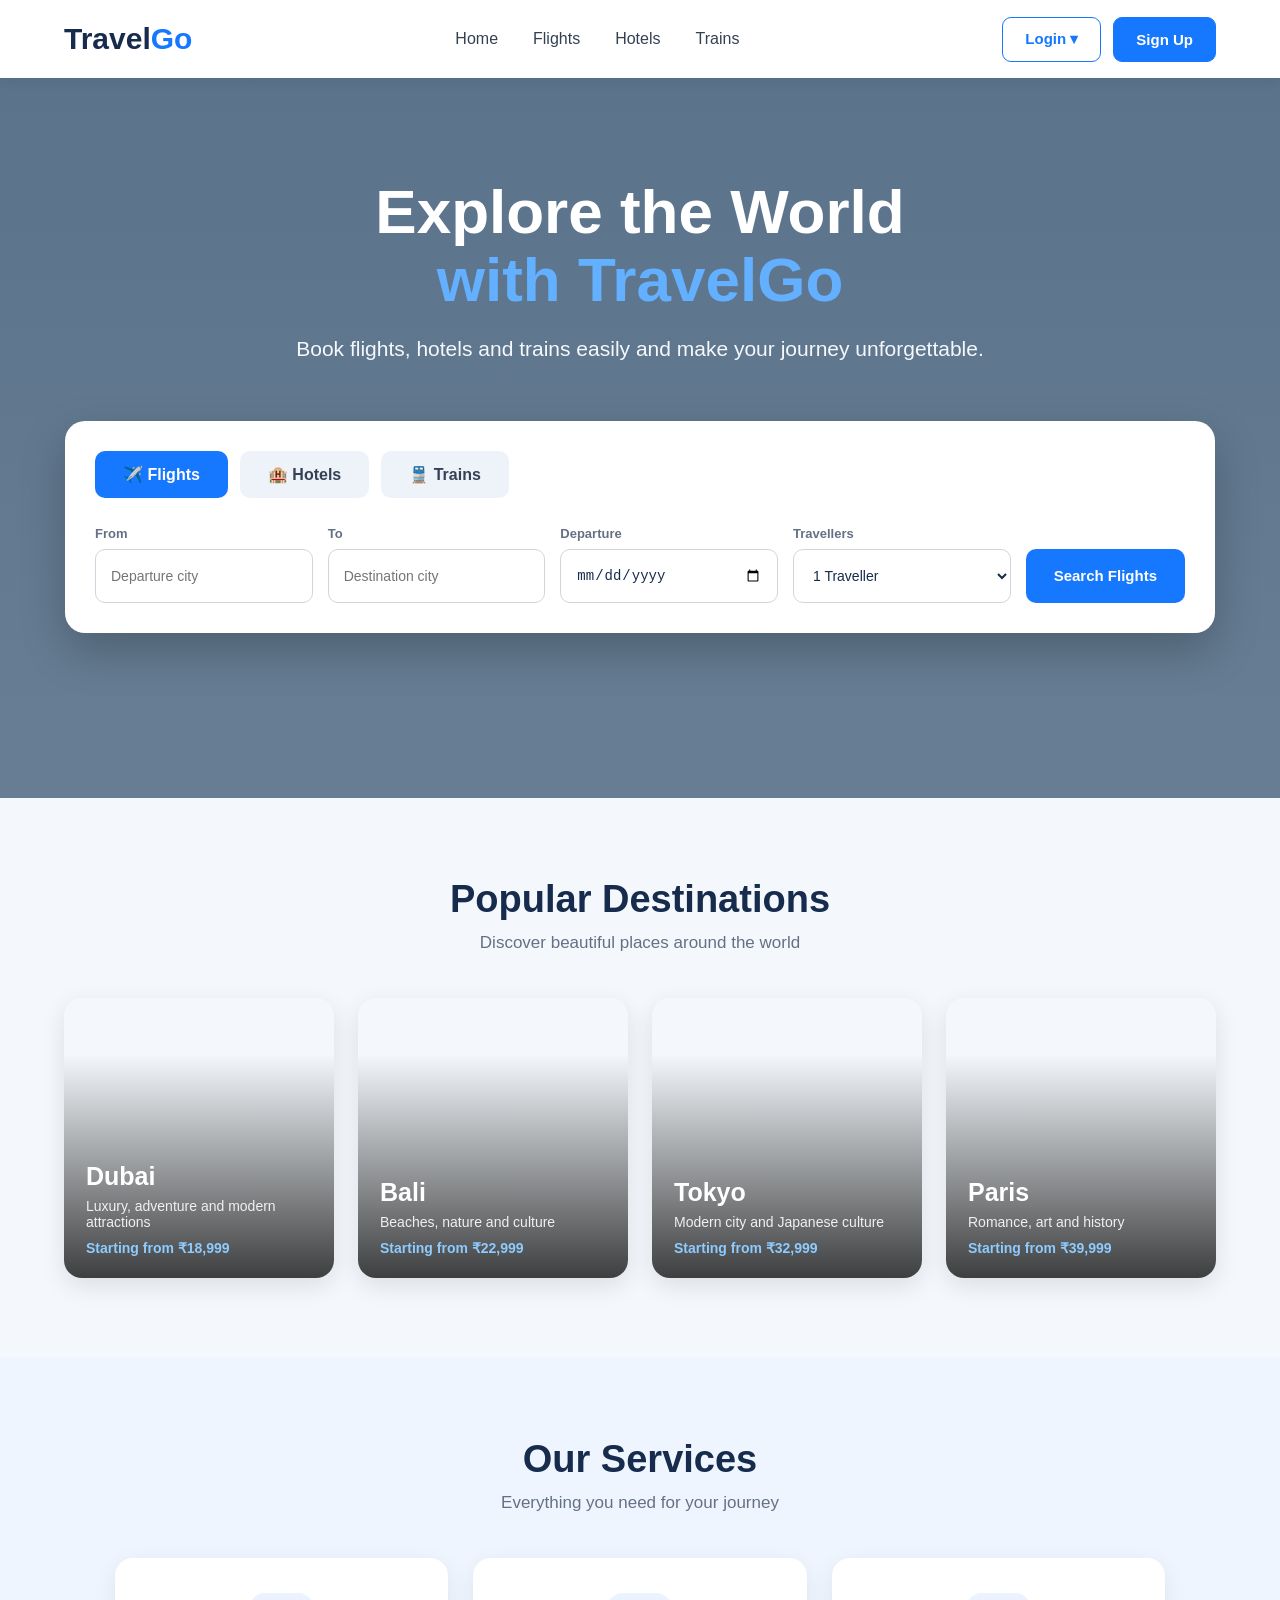
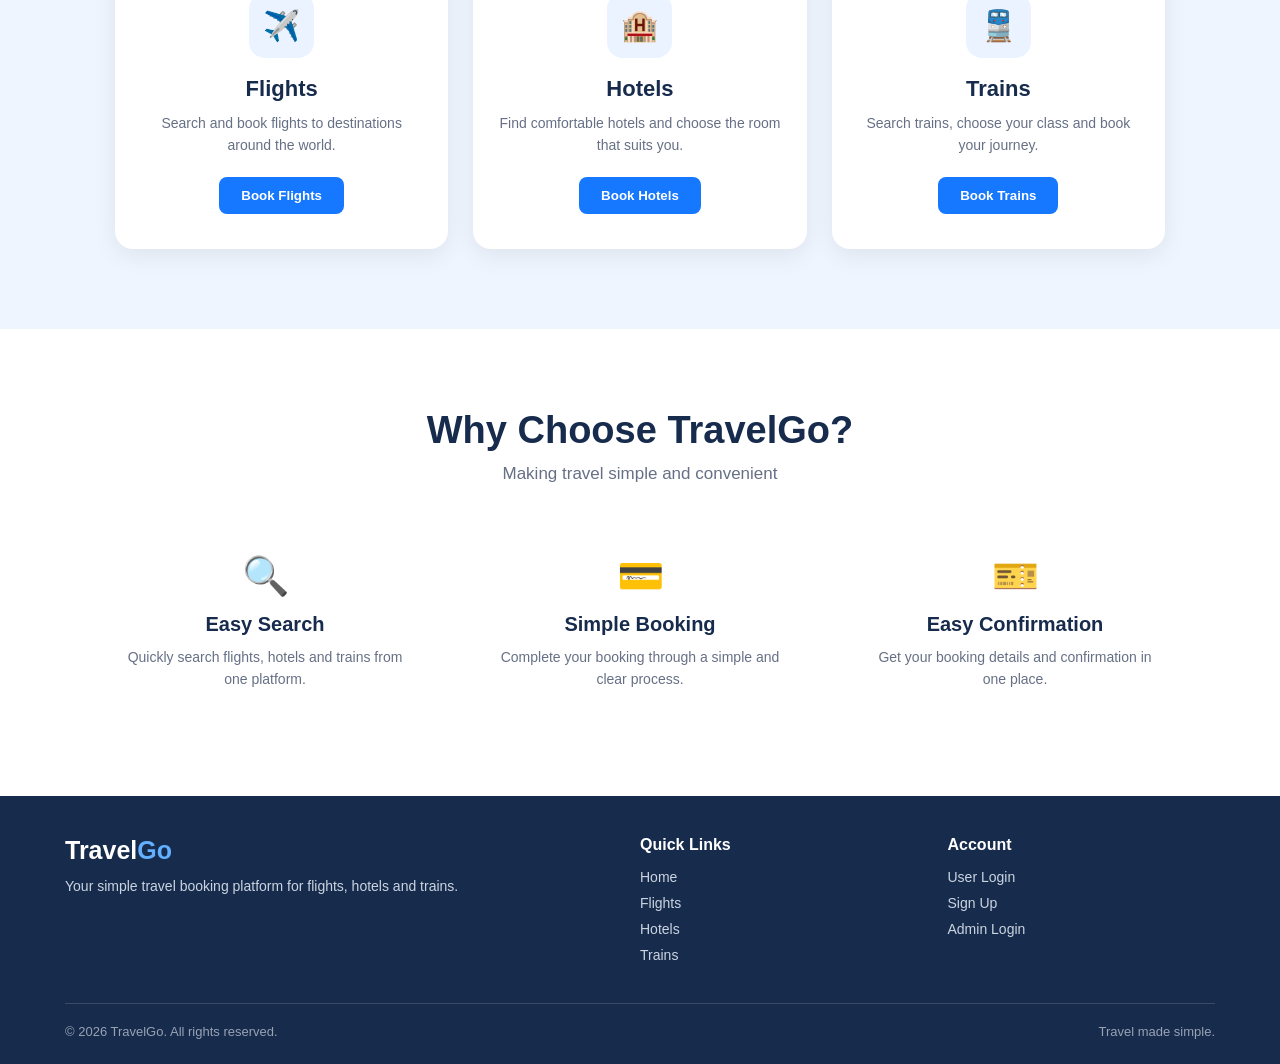
<file: index.html>
<!DOCTYPE html>
<html lang="en">

<head>

    <meta charset="UTF-8">

    <meta name="viewport" content="width=device-width, initial-scale=1.0">

    <title>TravelGo - Travel Booking</title>


    <style>

        /* =====================================================
           RESET
        ===================================================== */

        * {
            margin: 0;
            padding: 0;
            box-sizing: border-box;
        }


        html {
            scroll-behavior: smooth;
        }


        body {

            font-family:
                Arial,
                Helvetica,
                sans-serif;

            background: #f4f8fc;

            color: #172b4d;
        }


        /* =====================================================
           NAVBAR
        ===================================================== */

        .navbar {

            height: 78px;

            background: white;

            display: flex;

            align-items: center;

            justify-content: space-between;

            padding: 0 5%;

            box-shadow:
                0 2px 12px
                rgba(0, 0, 0, 0.08);

            position: sticky;

            top: 0;

            z-index: 1000;
        }


        .logo {

            font-size: 30px;

            font-weight: 700;

            color: #172b4d;

            text-decoration: none;
        }


        .logo span {

            color: #1677ff;
        }


        .nav-links {

            display: flex;

            align-items: center;

            gap: 35px;
        }


        .nav-links a {

            text-decoration: none;

            color: #344054;

            font-size: 16px;

            font-weight: 500;

            transition: 0.3s;
        }


        .nav-links a:hover {

            color: #1677ff;
        }


        /* =====================================================
           NAV BUTTONS
        ===================================================== */

        .nav-actions {

            display: flex;

            align-items: center;

            gap: 12px;
        }


        .login-btn,
        .signup-btn {

            height: 45px;

            padding: 0 22px;

            border-radius: 9px;

            font-size: 15px;

            font-weight: 600;

            cursor: pointer;

            transition: 0.3s;
        }


        .login-btn {

            background: white;

            color: #1677ff;

            border: 1px solid #1677ff;
        }


        .login-btn:hover {

            background: #eef5ff;
        }


        .signup-btn {

            background: #1677ff;

            color: white;

            border: 1px solid #1677ff;
        }


        .signup-btn:hover {

            background: #0b5ed7;
        }


        /* =====================================================
           LOGIN DROPDOWN
        ===================================================== */

        .login-dropdown {

            position: relative;
        }


        .login-menu {

            display: none;

            position: absolute;

            top: 54px;

            right: 0;

            width: 190px;

            background: white;

            border-radius: 12px;

            overflow: hidden;

            box-shadow:
                0 10px 30px
                rgba(0, 0, 0, 0.15);

            border: 1px solid #eaecf0;
        }


        .login-menu.show {

            display: block;
        }


        .login-menu a {

            display: block;

            padding: 14px 17px;

            text-decoration: none;

            color: #344054;

            font-size: 14px;

            font-weight: 600;

            transition: 0.2s;
        }


        .login-menu a:hover {

            background: #eef5ff;

            color: #1677ff;
        }


        /* =====================================================
           HERO
        ===================================================== */

        .hero {

            min-height: 720px;

            background:

                linear-gradient(
                    rgba(9, 44, 78, 0.65),
                    rgba(9, 44, 78, 0.60)
                ),

                url("https://images.unsplash.com/photo-1464822759023-fed622ff2c3b?auto=format&fit=crop&w=1800&q=85");

            background-size: cover;

            background-position: center;

            color: white;

            padding: 100px 5% 70px;

            position: relative;
        }


        .hero-content {

            max-width: 950px;

            margin: 0 auto;

            text-align: center;
        }


        .hero-content h1 {

            font-size: 62px;

            line-height: 1.1;

            margin-bottom: 18px;

            font-weight: 700;
        }


        .hero-content h1 span {

            color: #62b0ff;
        }


        .hero-content p {

            font-size: 21px;

            line-height: 1.6;

            max-width: 760px;

            margin: 0 auto 55px;

            color: #f4f8fc;
        }


        /* =====================================================
           BOOKING BOX
        ===================================================== */

        .booking-box {

            max-width: 1150px;

            margin: 0 auto;

            background: white;

            border-radius: 20px;

            padding: 30px;

            box-shadow:
                0 18px 45px
                rgba(0, 0, 0, 0.22);

            color: #172b4d;

            text-align: left;
        }


        /* =====================================================
           TABS
        ===================================================== */

        .booking-tabs {

            display: flex;

            gap: 12px;

            margin-bottom: 28px;
        }


        .booking-tab {

            border: none;

            padding: 14px 28px;

            border-radius: 10px;

            background: #eef3f9;

            color: #344054;

            font-size: 16px;

            font-weight: 600;

            cursor: pointer;

            transition: 0.3s;
        }


        .booking-tab:hover {

            background: #e2ecfa;
        }


        .booking-tab.active {

            background: #1677ff;

            color: white;
        }


        /* =====================================================
           SEARCH FORM
        ===================================================== */

        .search-form {

            display: grid;

            grid-template-columns:
                1fr
                1fr
                1fr
                1fr
                auto;

            gap: 15px;

            align-items: end;
        }


        .input-group {

            display: flex;

            flex-direction: column;

            gap: 8px;
        }


        .input-group label {

            font-size: 13px;

            font-weight: 700;

            color: #667085;
        }


        .input-group input,
        .input-group select {

            height: 54px;

            border: 1px solid #d0d5dd;

            border-radius: 10px;

            padding: 0 15px;

            font-size: 14px;

            color: #172b4d;

            outline: none;

            background: white;
        }


        .input-group input:focus,
        .input-group select:focus {

            border-color: #1677ff;

            box-shadow:
                0 0 0 3px
                rgba(22,119,255,0.10);
        }


        .search-btn {

            height: 54px;

            padding: 0 28px;

            border: none;

            border-radius: 10px;

            background: #1677ff;

            color: white;

            font-size: 15px;

            font-weight: 700;

            cursor: pointer;

            white-space: nowrap;

            transition: 0.3s;
        }


        .search-btn:hover {

            background: #0b5ed7;

            transform: translateY(-1px);
        }


        /* =====================================================
           SECTIONS
        ===================================================== */

        .section {

            padding: 80px 5%;
        }


        .section-title {

            text-align: center;

            margin-bottom: 45px;
        }


        .section-title h2 {

            font-size: 38px;

            margin-bottom: 12px;
        }


        .section-title p {

            color: #667085;

            font-size: 17px;
        }


        /* =====================================================
           DESTINATIONS
        ===================================================== */

        .destination-grid {

            max-width: 1200px;

            margin: 0 auto;

            display: grid;

            grid-template-columns:
                repeat(4, 1fr);

            gap: 24px;
        }


        .destination-card {

            min-height: 280px;

            border-radius: 18px;

            overflow: hidden;

            position: relative;

            background-size: cover;

            background-position: center;

            box-shadow:
                0 8px 25px
                rgba(0, 0, 0, 0.10);

            transition: 0.3s;
        }


        .destination-card:hover {

            transform: translateY(-6px);

            box-shadow:
                0 15px 35px
                rgba(0, 0, 0, 0.18);
        }


        .destination-card::after {

            content: "";

            position: absolute;

            inset: 0;

            background:
                linear-gradient(
                    transparent 20%,
                    rgba(0,0,0,0.75)
                );
        }


        .destination-content {

            position: absolute;

            left: 22px;

            right: 22px;

            bottom: 22px;

            color: white;

            z-index: 2;
        }


        .destination-content h3 {

            font-size: 25px;

            margin-bottom: 7px;
        }


        .destination-content p {

            font-size: 14px;

            color: #f0f0f0;

            margin-bottom: 10px;
        }


        .destination-price {

            font-size: 14px;

            font-weight: 700;

            color: #8ecbff;
        }


        .dubai {

            background-image:
                url("https://images.unsplash.com/photo-1512453979798-5ea266f8880c?auto=format&fit=crop&w=800&q=80");
        }


        .bali {

            background-image:
                url("https://images.unsplash.com/photo-1537996194471-e657df975ab4?auto=format&fit=crop&w=800&q=80");
        }


        .tokyo {

            background-image:
                url("https://images.unsplash.com/photo-1540959733332-eab4deabeeaf?auto=format&fit=crop&w=800&q=80");
        }


        .paris {

            background-image:
                url("https://images.unsplash.com/photo-1502602898657-3e91760cbb34?auto=format&fit=crop&w=800&q=80");
        }


        /* =====================================================
           SERVICES
        ===================================================== */

        .services-section {

            background: #eef5ff;
        }


        .services-grid {

            max-width: 1050px;

            margin: 0 auto;

            display: grid;

            grid-template-columns:
                repeat(3, 1fr);

            gap: 25px;
        }


        .service-card {

            background: white;

            border-radius: 18px;

            padding: 35px 25px;

            text-align: center;

            box-shadow:
                0 7px 25px
                rgba(0,0,0,0.07);

            transition: 0.3s;
        }


        .service-card:hover {

            transform: translateY(-5px);
        }


        .service-icon {

            width: 65px;

            height: 65px;

            margin: 0 auto 18px;

            border-radius: 16px;

            background: #eaf3ff;

            display: flex;

            align-items: center;

            justify-content: center;

            font-size: 30px;
        }


        .service-card h3 {

            font-size: 22px;

            margin-bottom: 10px;
        }


        .service-card p {

            color: #667085;

            line-height: 1.6;

            font-size: 14px;

            margin-bottom: 20px;
        }


        .service-btn {

            border: none;

            background: #1677ff;

            color: white;

            padding: 11px 22px;

            border-radius: 8px;

            cursor: pointer;

            font-weight: 600;
        }


        .service-btn:hover {

            background: #0b5ed7;
        }


        /* =====================================================
           WHY TRAVELGO
        ===================================================== */

        .why-section {

            background: white;
        }


        .why-grid {

            max-width: 1100px;

            margin: 0 auto;

            display: grid;

            grid-template-columns:
                repeat(3, 1fr);

            gap: 25px;
        }


        .why-card {

            text-align: center;

            padding: 25px;
        }


        .why-icon {

            font-size: 38px;

            margin-bottom: 15px;
        }


        .why-card h3 {

            margin-bottom: 10px;

            font-size: 20px;
        }


        .why-card p {

            color: #667085;

            line-height: 1.6;

            font-size: 14px;
        }


        /* =====================================================
           FOOTER
        ===================================================== */

        footer {

            background: #172b4d;

            color: white;

            padding: 40px 5% 25px;
        }


        .footer-content {

            max-width: 1150px;

            margin: 0 auto;

            display: grid;

            grid-template-columns:
                2fr
                1fr
                1fr;

            gap: 40px;

            padding-bottom: 30px;

            border-bottom:
                1px solid
                rgba(255,255,255,0.15);
        }


        .footer-brand h3 {

            font-size: 25px;

            margin-bottom: 10px;
        }


        .footer-brand h3 span {

            color: #62b0ff;
        }


        .footer-brand p {

            color: #cbd5e1;

            line-height: 1.6;

            max-width: 400px;

            font-size: 14px;
        }


        .footer-column h4 {

            margin-bottom: 15px;

            font-size: 16px;
        }


        .footer-column a {

            display: block;

            color: #cbd5e1;

            text-decoration: none;

            margin-bottom: 10px;

            font-size: 14px;
        }


        .footer-column a:hover {

            color: white;
        }


        .footer-bottom {

            max-width: 1150px;

            margin: 20px auto 0;

            display: flex;

            justify-content: space-between;

            color: #98a2b3;

            font-size: 13px;
        }


        /* =====================================================
           RESPONSIVE
        ===================================================== */

        @media(max-width: 1000px) {

            .search-form {

                grid-template-columns:
                    repeat(2, 1fr);
            }


            .search-btn {

                width: 100%;
            }


            .destination-grid {

                grid-template-columns:
                    repeat(2, 1fr);
            }


            .services-grid {

                grid-template-columns:
                    repeat(2, 1fr);
            }
        }


        @media(max-width: 750px) {

            .navbar {

                height: auto;

                padding: 18px 25px;

                flex-wrap: wrap;

                gap: 15px;
            }


            .nav-links {

                display: none;
            }


            .nav-actions {

                margin-left: auto;
            }


            .hero {

                padding:
                    70px 20px
                    50px;
            }


            .hero-content h1 {

                font-size: 43px;
            }


            .hero-content p {

                font-size: 17px;

                margin-bottom: 35px;
            }


            .booking-box {

                padding: 20px;
            }


            .search-form {

                grid-template-columns: 1fr;
            }


            .booking-tabs {

                overflow-x: auto;
            }


            .booking-tab {

                white-space: nowrap;
            }


            .destination-grid {

                grid-template-columns: 1fr;
            }


            .services-grid {

                grid-template-columns: 1fr;
            }


            .why-grid {

                grid-template-columns: 1fr;
            }


            .footer-content {

                grid-template-columns: 1fr;
            }


            .footer-bottom {

                flex-direction: column;

                gap: 10px;

                text-align: center;
            }
        }


        @media(max-width: 480px) {

            .logo {

                font-size: 25px;
            }


            .signup-btn {

                padding: 0 15px;
            }


            .login-btn {

                padding: 0 15px;
            }


            .hero-content h1 {

                font-size: 35px;
            }


            .section {

                padding: 60px 20px;
            }


            .section-title h2 {

                font-size: 30px;
            }
        }

    </style>

</head>


<body>


<!-- =====================================================
     NAVBAR
===================================================== -->

<header class="navbar">


    <a
        href="index.html"
        class="logo"
    >
        Travel<span>Go</span>
    </a>


    <nav class="nav-links">

        <a href="index.html">
            Home
        </a>

        <a href="results.html">
            Flights
        </a>

        <a href="hotels.html">
            Hotels
        </a>

        <a href="trains.html">
            Trains
        </a>

    </nav>


    <div class="nav-actions">


        <!-- LOGIN DROPDOWN -->

        <div class="login-dropdown">

            <button
                class="login-btn"
                onclick="toggleLoginMenu()"
            >
                Login ▾
            </button>


            <div
                class="login-menu"
                id="loginMenu"
            >

                <a href="login.html">
                    👤 User Login
                </a>


                <a href="admin-login.html">
                    🔐 Admin Login
                </a>

            </div>

        </div>


        <!-- SIGN UP -->

        <button
            class="signup-btn"
            onclick="window.location.href='signup.html'"
        >
            Sign Up
        </button>

    </div>

</header>


<!-- =====================================================
     HERO
===================================================== -->

<section class="hero">


    <div class="hero-content">


        <h1>

            Explore the World

            <br>

            <span>
                with TravelGo
            </span>

        </h1>


        <p>

            Book flights, hotels and trains easily
            and make your journey unforgettable.

        </p>


    </div>


    <!-- =================================================
         BOOKING BOX
    ================================================= -->

    <div class="booking-box">


        <!-- TABS -->

        <div class="booking-tabs">


            <button
                class="booking-tab active"
                id="flightTab"
                onclick="showFlightSearch()"
            >
                ✈️ Flights
            </button>


            <button
                class="booking-tab"
                id="hotelTab"
                onclick="goToHotels()"
            >
                🏨 Hotels
            </button>


            <button
                class="booking-tab"
                id="trainTab"
                onclick="goToTrains()"
            >
                🚆 Trains
            </button>

        </div>


        <!-- FLIGHT SEARCH -->

        <div
            class="search-form"
            id="flightSearch"
        >


            <div class="input-group">

                <label>
                    From
                </label>

                <input
                    type="text"
                    id="from"
                    placeholder="Departure city"
                >

            </div>


            <div class="input-group">

                <label>
                    To
                </label>

                <input
                    type="text"
                    id="to"
                    placeholder="Destination city"
                >

            </div>


            <div class="input-group">

                <label>
                    Departure
                </label>

                <input
                    type="date"
                    id="departure"
                >

            </div>


            <div class="input-group">

                <label>
                    Travellers
                </label>

                <select id="travellers">

                    <option value="1">
                        1 Traveller
                    </option>

                    <option value="2">
                        2 Travellers
                    </option>

                    <option value="3">
                        3 Travellers
                    </option>

                    <option value="4">
                        4 Travellers
                    </option>

                    <option value="5">
                        5 Travellers
                    </option>

                    <option value="6">
                        6 Travellers
                    </option>

                </select>

            </div>


            <button
                class="search-btn"
                onclick="searchTravel()"
            >
                Search Flights
            </button>


        </div>

    </div>

</section>


<!-- =====================================================
     POPULAR DESTINATIONS
===================================================== -->

<section class="section">


    <div class="section-title">

        <h2>
            Popular Destinations
        </h2>

        <p>
            Discover beautiful places around the world
        </p>

    </div>


    <div class="destination-grid">


        <!-- DUBAI -->

        <div class="destination-card dubai">

            <div class="destination-content">

                <h3>
                    Dubai
                </h3>

                <p>
                    Luxury, adventure and modern attractions
                </p>

                <div class="destination-price">
                    Starting from ₹18,999
                </div>

            </div>

        </div>


        <!-- BALI -->

        <div class="destination-card bali">

            <div class="destination-content">

                <h3>
                    Bali
                </h3>

                <p>
                    Beaches, nature and culture
                </p>

                <div class="destination-price">
                    Starting from ₹22,999
                </div>

            </div>

        </div>


        <!-- TOKYO -->

        <div class="destination-card tokyo">

            <div class="destination-content">

                <h3>
                    Tokyo
                </h3>

                <p>
                    Modern city and Japanese culture
                </p>

                <div class="destination-price">
                    Starting from ₹32,999
                </div>

            </div>

        </div>


        <!-- PARIS -->

        <div class="destination-card paris">

            <div class="destination-content">

                <h3>
                    Paris
                </h3>

                <p>
                    Romance, art and history
                </p>

                <div class="destination-price">
                    Starting from ₹39,999
                </div>

            </div>

        </div>


    </div>

</section>


<!-- =====================================================
     SERVICES
===================================================== -->

<section class="section services-section">


    <div class="section-title">

        <h2>
            Our Services
        </h2>

        <p>
            Everything you need for your journey
        </p>

    </div>


    <div class="services-grid">


        <!-- FLIGHTS -->

        <div class="service-card">

            <div class="service-icon">
                ✈️
            </div>

            <h3>
                Flights
            </h3>

            <p>
                Search and book flights to
                destinations around the world.
            </p>

            <button
                class="service-btn"
                onclick="window.location.href='results.html'"
            >
                Book Flights
            </button>

        </div>


        <!-- HOTELS -->

        <div class="service-card">

            <div class="service-icon">
                🏨
            </div>

            <h3>
                Hotels
            </h3>

            <p>
                Find comfortable hotels and
                choose the room that suits you.
            </p>

            <button
                class="service-btn"
                onclick="window.location.href='hotels.html'"
            >
                Book Hotels
            </button>

        </div>


        <!-- TRAINS -->

        <div class="service-card">

            <div class="service-icon">
                🚆
            </div>

            <h3>
                Trains
            </h3>

            <p>
                Search trains, choose your class
                and book your journey.
            </p>

            <button
                class="service-btn"
                onclick="window.location.href='trains.html'"
            >
                Book Trains
            </button>

        </div>


    </div>

</section>


<!-- =====================================================
     WHY TRAVELGO
===================================================== -->

<section class="section why-section">


    <div class="section-title">

        <h2>
            Why Choose TravelGo?
        </h2>

        <p>
            Making travel simple and convenient
        </p>

    </div>


    <div class="why-grid">


        <div class="why-card">

            <div class="why-icon">
                🔍
            </div>

            <h3>
                Easy Search
            </h3>

            <p>
                Quickly search flights, hotels
                and trains from one platform.
            </p>

        </div>


        <div class="why-card">

            <div class="why-icon">
                💳
            </div>

            <h3>
                Simple Booking
            </h3>

            <p>
                Complete your booking through
                a simple and clear process.
            </p>

        </div>


        <div class="why-card">

            <div class="why-icon">
                🎫
            </div>

            <h3>
                Easy Confirmation
            </h3>

            <p>
                Get your booking details and
                confirmation in one place.
            </p>

        </div>


    </div>

</section>


<!-- =====================================================
     FOOTER
===================================================== -->

<footer>


    <div class="footer-content">


        <div class="footer-brand">

            <h3>
                Travel<span>Go</span>
            </h3>

            <p>

                Your simple travel booking platform
                for flights, hotels and trains.

            </p>

        </div>


        <div class="footer-column">

            <h4>
                Quick Links
            </h4>

            <a href="index.html">
                Home
            </a>

            <a href="results.html">
                Flights
            </a>

            <a href="hotels.html">
                Hotels
            </a>

            <a href="trains.html">
                Trains
            </a>

        </div>


        <div class="footer-column">

            <h4>
                Account
            </h4>

            <a href="login.html">
                User Login
            </a>

            <a href="signup.html">
                Sign Up
            </a>

            <a href="admin-login.html">
                Admin Login
            </a>

        </div>


    </div>


    <div class="footer-bottom">

        <span>
            © 2026 TravelGo. All rights reserved.
        </span>

        <span>
            Travel made simple.
        </span>

    </div>


</footer>


<!-- =====================================================
     JAVASCRIPT
===================================================== -->

<script>


    /* =====================================================
       LOGIN DROPDOWN
    ===================================================== */

    function toggleLoginMenu() {

        const menu =
            document.getElementById(
                "loginMenu"
            );

        menu.classList.toggle(
            "show"
        );

    }


    /* Close dropdown when clicking outside */

    document.addEventListener(
        "click",
        function(event) {

            const dropdown =
                document.querySelector(
                    ".login-dropdown"
                );


            const menu =
                document.getElementById(
                    "loginMenu"
                );


            if (
                dropdown &&
                !dropdown.contains(event.target)
            ) {

                menu.classList.remove(
                    "show"
                );

            }

        }
    );


    /* =====================================================
       FLIGHT SEARCH
    ===================================================== */

    function searchTravel() {


        const from =
            document.getElementById(
                "from"
            ).value.trim();


        const to =
            document.getElementById(
                "to"
            ).value.trim();


        const departure =
            document.getElementById(
                "departure"
            ).value;


        const travellers =
            document.getElementById(
                "travellers"
            ).value;


        if (
            from === "" ||
            to === "" ||
            departure === ""
        ) {

            alert(
                "Please enter From, To and Departure date."
            );

            return;

        }


        if (
            from.toLowerCase() ===
            to.toLowerCase()
        ) {

            alert(
                "From and To cities cannot be the same."
            );

            return;

        }


        /* Save flight search */

        localStorage.setItem(
            "travelFrom",
            from
        );


        localStorage.setItem(
            "travelTo",
            to
        );


        localStorage.setItem(
            "travelDeparture",
            departure
        );


        localStorage.setItem(
            "travelTravellers",
            travellers
        );


        /* Set booking type */

        localStorage.setItem(
            "bookingType",
            "flight"
        );


        /* Clear previous booking data */

        localStorage.removeItem(
            "selectedHotel"
        );

        localStorage.removeItem(
            "selectedRoomType"
        );

        localStorage.removeItem(
            "selectedHotelPrice"
        );


        localStorage.removeItem(
            "selectedTrain"
        );

        localStorage.removeItem(
            "selectedTrainClass"
        );

        localStorage.removeItem(
            "selectedTrainPrice"
        );


        /* Open results */

        window.location.href =
            "results.html";

    }


    /* =====================================================
       HOTEL
    ===================================================== */

    function goToHotels() {

        window.location.href =
            "hotels.html";

    }


    /* =====================================================
       TRAIN
    ===================================================== */

    function goToTrains() {

        window.location.href =
            "trains.html";

    }


    /* =====================================================
       FLIGHT TAB
    ===================================================== */

    function showFlightSearch() {

        document
            .getElementById("flightTab")
            .classList.add("active");


        document
            .getElementById("hotelTab")
            .classList.remove("active");


        document
            .getElementById("trainTab")
            .classList.remove("active");

    }


</script>


</body>

</html>
</file>
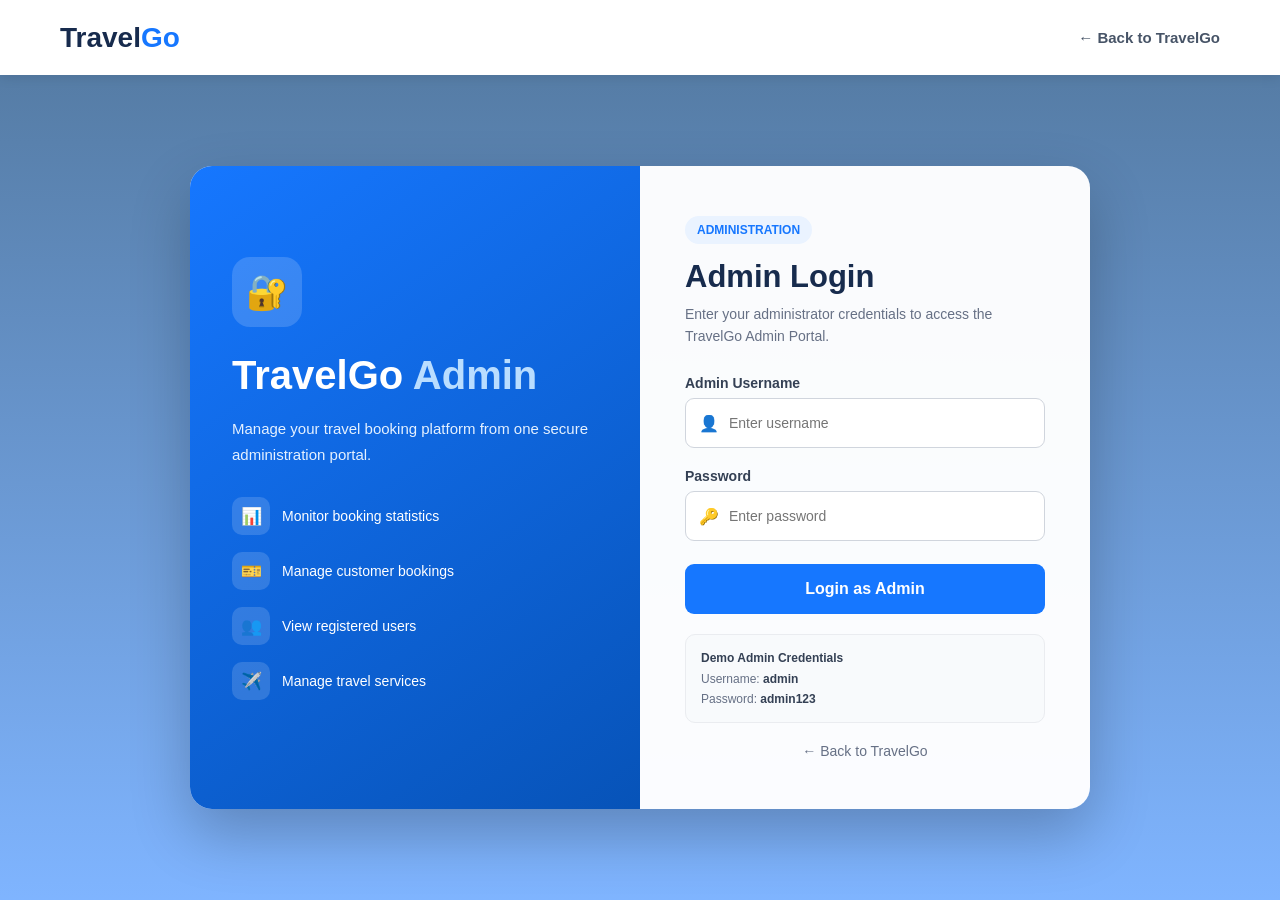
<file: admin-login.html>
<!DOCTYPE html>
<html lang="en">

<head>

    <meta charset="UTF-8">

    <meta name="viewport"
          content="width=device-width, initial-scale=1.0">

    <title>TravelGo - Admin Login</title>


    <style>

        /* ================= RESET ================= */

        * {
            margin: 0;
            padding: 0;
            box-sizing: border-box;
        }


        body {

            font-family:
                Arial,
                Helvetica,
                sans-serif;

            min-height: 100vh;

            background:

                linear-gradient(
                    rgba(15, 67, 120, 0.72),
                    rgba(22, 119, 255, 0.55)
                ),

                url("https://images.unsplash.com/photo-1464822759023-fed622ff2c3b?auto=format&fit=crop&w=1800&q=85");

            background-size: cover;

            background-position: center;

            background-attachment: fixed;

            color: #172b4d;
        }


        /* ================= NAVBAR ================= */

        .navbar {

            height: 75px;

            background: white;

            display: flex;

            align-items: center;

            justify-content: space-between;

            padding: 0 60px;

            box-shadow:
                0 2px 12px
                rgba(0, 0, 0, 0.10);
        }


        .logo {

            font-size: 28px;

            font-weight: 700;

            color: #172b4d;

            text-decoration: none;
        }


        .logo span {

            color: #1677ff;
        }


        .back-home {

            text-decoration: none;

            color: #475467;

            font-size: 15px;

            font-weight: 600;

            transition: 0.3s;
        }


        .back-home:hover {

            color: #1677ff;
        }


        /* ================= PAGE ================= */

        .admin-login-page {

            min-height:
                calc(100vh - 75px);

            display: flex;

            align-items: center;

            justify-content: center;

            padding: 50px 20px;
        }


        /* ================= CARD ================= */

        .admin-login-card {

            width: 100%;

            max-width: 900px;

            min-height: 500px;

            background: rgba(
                255,
                255,
                255,
                0.97
            );

            border-radius: 22px;

            overflow: hidden;

            display: grid;

            grid-template-columns:
                1fr
                1fr;

            box-shadow:
                0 25px 60px
                rgba(0,0,0,0.23);
        }


        /* ================= LEFT ================= */

        .admin-info {

            background:

                linear-gradient(
                    145deg,
                    #1677ff,
                    #0753b8
                );

            color: white;

            padding: 50px 42px;

            display: flex;

            flex-direction: column;

            justify-content: center;
        }


        .admin-icon {

            width: 70px;

            height: 70px;

            border-radius: 18px;

            background:
                rgba(255,255,255,0.16);

            display: flex;

            align-items: center;

            justify-content: center;

            font-size: 34px;

            margin-bottom: 25px;
        }


        .admin-info h1 {

            font-size: 40px;

            line-height: 1.15;

            margin-bottom: 18px;
        }


        .admin-info h1 span {

            color: #b9ddff;
        }


        .admin-info > p {

            color: #e5f1ff;

            line-height: 1.7;

            font-size: 15px;

            margin-bottom: 30px;
        }


        /* ================= FEATURES ================= */

        .admin-feature {

            display: flex;

            align-items: center;

            gap: 12px;

            margin-bottom: 17px;
        }


        .feature-icon {

            width: 38px;

            height: 38px;

            border-radius: 10px;

            background:
                rgba(255,255,255,0.15);

            display: flex;

            align-items: center;

            justify-content: center;

            font-size: 17px;
        }


        .admin-feature span {

            color: white;

            font-size: 14px;
        }


        /* ================= RIGHT FORM ================= */

        .admin-form-area {

            padding: 50px 45px;

            display: flex;

            flex-direction: column;

            justify-content: center;
        }


        .admin-badge {

            display: inline-block;

            width: fit-content;

            background: #eaf3ff;

            color: #1677ff;

            padding: 7px 12px;

            border-radius: 20px;

            font-size: 12px;

            font-weight: 700;

            margin-bottom: 15px;
        }


        .admin-form-area h2 {

            font-size: 31px;

            color: #172b4d;

            margin-bottom: 8px;
        }


        .admin-subtitle {

            color: #667085;

            font-size: 14px;

            line-height: 1.6;

            margin-bottom: 28px;
        }


        /* ================= FORM ================= */

        .form-group {

            margin-bottom: 20px;
        }


        .form-group label {

            display: block;

            color: #344054;

            font-size: 14px;

            font-weight: 600;

            margin-bottom: 7px;
        }


        .input-wrapper {

            position: relative;
        }


        .input-icon {

            position: absolute;

            left: 14px;

            top: 50%;

            transform:
                translateY(-50%);

            font-size: 16px;
        }


        .form-group input {

            width: 100%;

            height: 50px;

            border: 1px solid #d0d5dd;

            border-radius: 9px;

            padding:
                0 14px 0 43px;

            font-size: 14px;

            outline: none;

            color: #172b4d;

            transition: 0.2s;
        }


        .form-group input:focus {

            border-color: #1677ff;

            box-shadow:
                0 0 0 3px
                rgba(22,119,255,0.10);
        }


        /* ================= BUTTON ================= */

        .admin-login-btn {

            width: 100%;

            height: 50px;

            border: none;

            border-radius: 9px;

            background: #1677ff;

            color: white;

            font-size: 16px;

            font-weight: 700;

            cursor: pointer;

            transition: 0.3s;

            margin-top: 3px;
        }


        .admin-login-btn:hover {

            background: #0b5ed7;

            transform:
                translateY(-1px);
        }


        /* ================= DEMO INFO ================= */

        .demo-box {

            background: #f8fafc;

            border: 1px solid #eaecf0;

            border-radius: 10px;

            padding: 13px 15px;

            margin-top: 20px;

            font-size: 12px;

            color: #667085;

            line-height: 1.7;
        }


        .demo-box strong {

            color: #344054;
        }


        /* ================= BACK ================= */

        .back-link {

            text-align: center;

            margin-top: 20px;

            color: #667085;

            font-size: 14px;

            text-decoration: none;
        }


        .back-link:hover {

            color: #1677ff;
        }


        /* ================= RESPONSIVE ================= */

        @media(max-width: 800px) {

            .navbar {

                height: auto;

                padding: 18px 25px;
            }


            .admin-login-page {

                padding: 30px 15px;
            }


            .admin-login-card {

                grid-template-columns: 1fr;
            }


            .admin-info {

                padding: 35px 30px;
            }


            .admin-info h1 {

                font-size: 32px;
            }


            .admin-form-area {

                padding: 35px 30px;
            }
        }


        @media(max-width: 450px) {

            .navbar {

                padding: 18px;
            }


            .admin-info {

                padding: 30px 22px;
            }


            .admin-form-area {

                padding: 30px 22px;
            }

        }

    </style>

</head>


<body>


<!-- =====================================================
     NAVBAR
===================================================== -->

<header class="navbar">


    <a
        href="index.html"
        class="logo"
    >
        Travel<span>Go</span>
    </a>


    <a
        href="index.html"
        class="back-home"
    >
        ← Back to TravelGo
    </a>


</header>


<!-- =====================================================
     ADMIN LOGIN
===================================================== -->

<main class="admin-login-page">


    <div class="admin-login-card">


        <!-- ================= LEFT SIDE ================= -->

        <section class="admin-info">


            <div class="admin-icon">
                🔐
            </div>


            <h1>

                TravelGo
                <span>Admin</span>

            </h1>


            <p>

                Manage your travel booking platform
                from one secure administration portal.

            </p>


            <div class="admin-feature">

                <div class="feature-icon">
                    📊
                </div>

                <span>
                    Monitor booking statistics
                </span>

            </div>


            <div class="admin-feature">

                <div class="feature-icon">
                    🎫
                </div>

                <span>
                    Manage customer bookings
                </span>

            </div>


            <div class="admin-feature">

                <div class="feature-icon">
                    👥
                </div>

                <span>
                    View registered users
                </span>

            </div>


            <div class="admin-feature">

                <div class="feature-icon">
                    ✈️
                </div>

                <span>
                    Manage travel services
                </span>

            </div>


        </section>


        <!-- ================= RIGHT SIDE ================= -->

        <section class="admin-form-area">


            <div class="admin-badge">
                ADMINISTRATION
            </div>


            <h2>
                Admin Login
            </h2>


            <p class="admin-subtitle">

                Enter your administrator credentials
                to access the TravelGo Admin Portal.

            </p>


            <form id="adminLoginForm">


                <!-- USERNAME -->

                <div class="form-group">

                    <label for="username">
                        Admin Username
                    </label>


                    <div class="input-wrapper">

                        <span class="input-icon">
                            👤
                        </span>


                        <input
                            type="text"
                            id="username"
                            placeholder="Enter username"
                            required
                        >

                    </div>

                </div>


                <!-- PASSWORD -->

                <div class="form-group">

                    <label for="password">
                        Password
                    </label>


                    <div class="input-wrapper">

                        <span class="input-icon">
                            🔑
                        </span>


                        <input
                            type="password"
                            id="password"
                            placeholder="Enter password"
                            required
                        >

                    </div>

                </div>


                <!-- LOGIN -->

                <button
                    type="submit"
                    class="admin-login-btn"
                >
                    Login as Admin
                </button>


            </form>


            <!-- DEMO CREDENTIALS -->

            <div class="demo-box">

                <strong>
                    Demo Admin Credentials
                </strong>

                <br>

                Username:
                <strong>admin</strong>

                <br>

                Password:
                <strong>admin123</strong>

            </div>


            <a
                href="index.html"
                class="back-link"
            >
                ← Back to TravelGo
            </a>


        </section>


    </div>

</main>


<!-- =====================================================
     JAVASCRIPT
===================================================== -->

<script>


    document.getElementById(
        "adminLoginForm"
    ).addEventListener(
        "submit",
        function(event) {

            event.preventDefault();


            const username =
                document.getElementById(
                    "username"
                ).value.trim();


            const password =
                document.getElementById(
                    "password"
                ).value;


            /* =================
               ADMIN CREDENTIALS
            ================= */

            if (
                username === "admin" &&
                password === "admin123"
            ) {


                localStorage.setItem(
                    "adminLoggedIn",
                    "true"
                );


                window.location.href =
                    "admin.html";


            }

            else {

                alert(
                    "Invalid admin username or password."
                );

            }

        }
    );


</script>


</body>

</html>
</file>
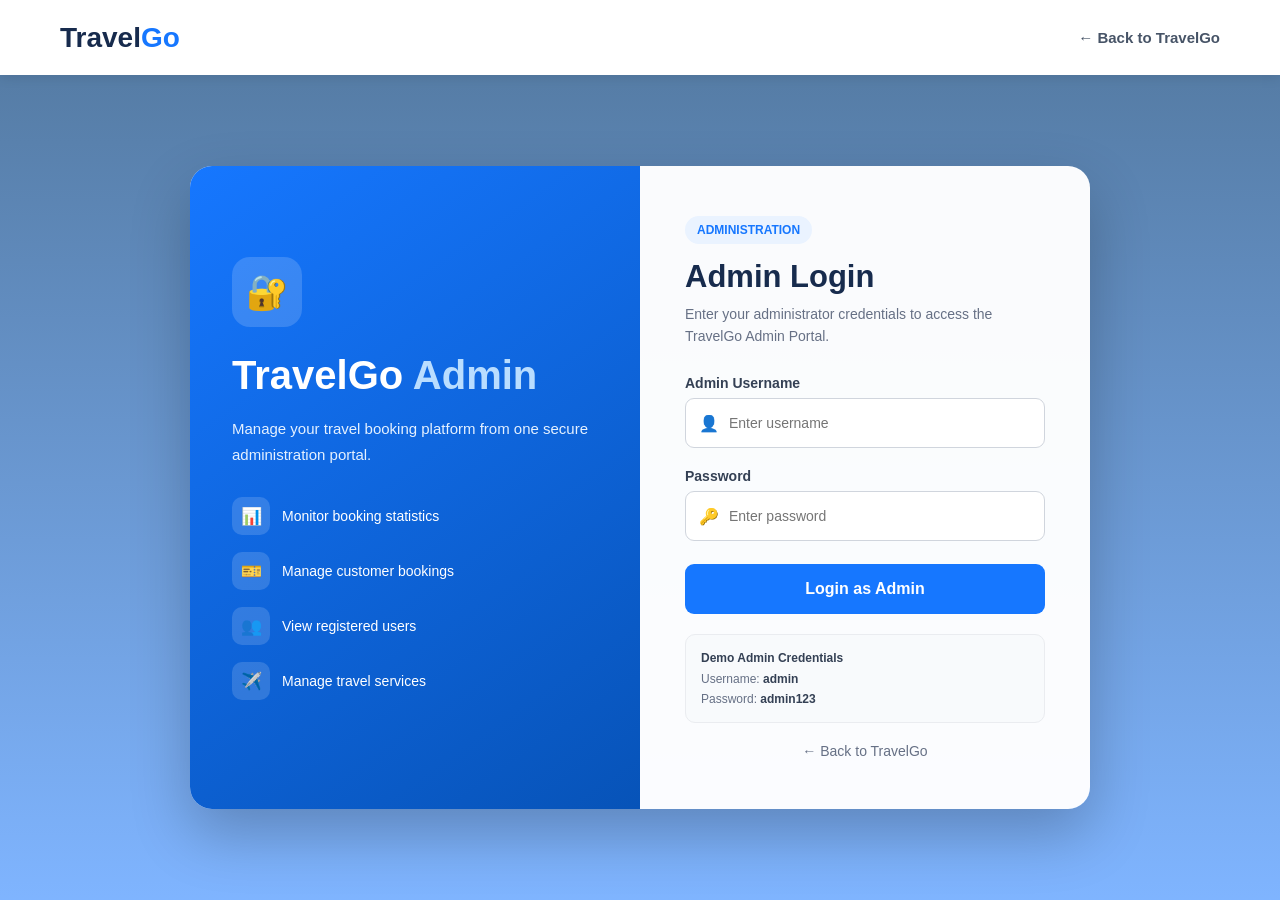
<file: admin.html>
<!DOCTYPE html>
<html lang="en">

<head>

    <meta charset="UTF-8">

    <meta name="viewport"
          content="width=device-width, initial-scale=1.0">

    <title>TravelGo - Admin Portal</title>


    <style>

        /* =====================================================
           RESET
        ===================================================== */

        * {
            margin: 0;
            padding: 0;
            box-sizing: border-box;
        }


        body {

            font-family:
                Arial,
                Helvetica,
                sans-serif;

            background: #f4f7fb;

            color: #172b4d;
        }


        /* =====================================================
           NAVBAR
        ===================================================== */

        .admin-navbar {

            height: 72px;

            background: white;

            display: flex;

            align-items: center;

            justify-content: space-between;

            padding: 0 35px;

            box-shadow:
                0 2px 12px
                rgba(0, 0, 0, 0.08);

            position: fixed;

            top: 0;

            left: 0;

            right: 0;

            z-index: 1000;
        }


        .admin-logo {

            font-size: 27px;

            font-weight: 700;

            color: #172b4d;
        }


        .admin-logo span {

            color: #1677ff;
        }


        .admin-title {

            font-size: 14px;

            color: #667085;

            margin-left: 10px;

            padding-left: 15px;

            border-left:
                1px solid #d0d5dd;
        }


        .admin-navbar-left {

            display: flex;

            align-items: center;
        }


        .admin-profile {

            display: flex;

            align-items: center;

            gap: 12px;
        }


        .admin-avatar {

            width: 40px;

            height: 40px;

            border-radius: 50%;

            background: #eaf3ff;

            color: #1677ff;

            display: flex;

            align-items: center;

            justify-content: center;

            font-size: 18px;
        }


        .admin-profile-text strong {

            display: block;

            font-size: 14px;

            color: #172b4d;
        }


        .admin-profile-text span {

            display: block;

            font-size: 12px;

            color: #98a2b3;
        }


        /* =====================================================
           LAYOUT
        ===================================================== */

        .admin-layout {

            display: flex;

            padding-top: 72px;

            min-height: 100vh;
        }


        /* =====================================================
           SIDEBAR
        ===================================================== */

        .sidebar {

            width: 240px;

            background: white;

            border-right:
                1px solid #eaecf0;

            position: fixed;

            top: 72px;

            bottom: 0;

            left: 0;

            padding: 25px 15px;

            overflow-y: auto;
        }


        .sidebar-heading {

            font-size: 11px;

            font-weight: 700;

            text-transform: uppercase;

            letter-spacing: 0.8px;

            color: #98a2b3;

            padding: 0 14px;

            margin-bottom: 12px;
        }


        .sidebar-link {

            width: 100%;

            border: none;

            background: transparent;

            display: flex;

            align-items: center;

            gap: 12px;

            padding: 13px 14px;

            margin-bottom: 5px;

            border-radius: 9px;

            color: #475467;

            font-size: 14px;

            font-weight: 600;

            cursor: pointer;

            text-align: left;

            transition: 0.2s;
        }


        .sidebar-link:hover {

            background: #eef5ff;

            color: #1677ff;
        }


        .sidebar-link.active {

            background: #eaf3ff;

            color: #1677ff;
        }


        .sidebar-icon {

            width: 25px;

            text-align: center;

            font-size: 17px;
        }


        .sidebar-bottom {

            position: absolute;

            bottom: 20px;

            left: 15px;

            right: 15px;
        }


        .logout-btn {

            width: 100%;

            border: none;

            background: #fff1f0;

            color: #d92d20;

            padding: 13px;

            border-radius: 9px;

            font-size: 14px;

            font-weight: 600;

            cursor: pointer;
        }


        .logout-btn:hover {

            background: #ffe4e1;
        }


        /* =====================================================
           MAIN CONTENT
        ===================================================== */

        .main-content {

            margin-left: 240px;

            width: calc(100% - 240px);

            padding: 35px;

            min-height: calc(100vh - 72px);
        }


        .page {

            display: none;
        }


        .page.active {

            display: block;
        }


        /* =====================================================
           PAGE HEADER
        ===================================================== */

        .page-header {

            display: flex;

            align-items: center;

            justify-content: space-between;

            margin-bottom: 30px;
        }


        .page-header h1 {

            font-size: 30px;

            margin-bottom: 6px;

            color: #172b4d;
        }


        .page-header p {

            color: #667085;

            font-size: 14px;
        }


        .date-badge {

            background: white;

            border: 1px solid #eaecf0;

            padding: 10px 15px;

            border-radius: 9px;

            color: #667085;

            font-size: 13px;
        }


        /* =====================================================
           STAT CARDS
        ===================================================== */

        .stats-grid {

            display: grid;

            grid-template-columns:
                repeat(4, 1fr);

            gap: 20px;

            margin-bottom: 30px;
        }


        .stat-card {

            background: white;

            border-radius: 15px;

            padding: 22px;

            border:
                1px solid #eaecf0;

            box-shadow:
                0 5px 18px
                rgba(0,0,0,0.04);

            display: flex;

            align-items: center;

            justify-content: space-between;
        }


        .stat-info p {

            font-size: 13px;

            color: #667085;

            margin-bottom: 8px;
        }


        .stat-info h2 {

            font-size: 29px;

            color: #172b4d;
        }


        .stat-icon {

            width: 50px;

            height: 50px;

            border-radius: 12px;

            display: flex;

            align-items: center;

            justify-content: center;

            font-size: 23px;

            background: #eaf3ff;
        }


        /* =====================================================
           CONTENT CARDS
        ===================================================== */

        .content-card {

            background: white;

            border:
                1px solid #eaecf0;

            border-radius: 15px;

            box-shadow:
                0 5px 18px
                rgba(0,0,0,0.04);

            overflow: hidden;

            margin-bottom: 25px;
        }


        .card-header {

            padding: 20px 22px;

            display: flex;

            align-items: center;

            justify-content: space-between;

            border-bottom:
                1px solid #eaecf0;
        }


        .card-header h3 {

            font-size: 18px;

            color: #172b4d;
        }


        .card-header p {

            font-size: 13px;

            color: #667085;

            margin-top: 4px;
        }


        .view-all-btn {

            border: none;

            background: #eef5ff;

            color: #1677ff;

            padding: 9px 14px;

            border-radius: 7px;

            cursor: pointer;

            font-size: 13px;

            font-weight: 600;
        }


        .view-all-btn:hover {

            background: #dcecff;
        }


        /* =====================================================
           TABLE
        ===================================================== */

        .table-container {

            width: 100%;

            overflow-x: auto;
        }


        table {

            width: 100%;

            border-collapse: collapse;

            min-width: 750px;
        }


        th {

            background: #f8fafc;

            color: #667085;

            font-size: 12px;

            text-transform: uppercase;

            letter-spacing: 0.4px;

            text-align: left;

            padding: 14px 20px;

            white-space: nowrap;
        }


        td {

            padding: 16px 20px;

            border-top:
                1px solid #f0f2f5;

            font-size: 13px;

            color: #344054;

            vertical-align: middle;
        }


        tr:hover td {

            background: #fafcff;
        }


        .customer-cell strong {

            display: block;

            color: #172b4d;

            margin-bottom: 3px;
        }


        .customer-cell span {

            font-size: 12px;

            color: #98a2b3;
        }


        /* =====================================================
           BADGES
        ===================================================== */

        .badge {

            display: inline-block;

            padding: 5px 10px;

            border-radius: 20px;

            font-size: 11px;

            font-weight: 700;
        }


        .badge-flight {

            background: #eaf3ff;

            color: #1677ff;
        }


        .badge-hotel {

            background: #f4edff;

            color: #7f56d9;
        }


        .badge-train {

            background: #e9f9ef;

            color: #039855;
        }


        .badge-confirmed {

            background: #e9f9ef;

            color: #027a48;
        }


        .badge-pending {

            background: #fff6ed;

            color: #b54708;
        }


        /* =====================================================
           EMPTY STATE
        ===================================================== */

        .empty-state {

            text-align: center;

            padding: 55px 20px;

            color: #98a2b3;
        }


        .empty-icon {

            font-size: 40px;

            margin-bottom: 12px;
        }


        .empty-state h3 {

            color: #475467;

            margin-bottom: 6px;
        }


        .empty-state p {

            font-size: 13px;
        }


        /* =====================================================
           SERVICE CARDS
        ===================================================== */

        .service-grid {

            display: grid;

            grid-template-columns:
                repeat(3, 1fr);

            gap: 22px;
        }


        .service-card {

            background: white;

            border:
                1px solid #eaecf0;

            border-radius: 15px;

            padding: 25px;

            box-shadow:
                0 5px 18px
                rgba(0,0,0,0.04);
        }


        .service-card-icon {

            width: 52px;

            height: 52px;

            background: #eaf3ff;

            border-radius: 12px;

            display: flex;

            align-items: center;

            justify-content: center;

            font-size: 24px;

            margin-bottom: 18px;
        }


        .service-card h3 {

            font-size: 19px;

            margin-bottom: 8px;
        }


        .service-card p {

            color: #667085;

            font-size: 13px;

            line-height: 1.6;

            margin-bottom: 15px;
        }


        .service-status {

            color: #039855;

            font-size: 12px;

            font-weight: 700;
        }


        /* =====================================================
           DASHBOARD TWO COLUMN
        ===================================================== */

        .dashboard-grid {

            display: grid;

            grid-template-columns:
                1.5fr
                1fr;

            gap: 25px;
        }


        /* =====================================================
           QUICK ACTIONS
        ===================================================== */

        .quick-actions {

            padding: 20px;
        }


        .quick-action {

            display: flex;

            align-items: center;

            gap: 13px;

            padding: 13px;

            border-radius: 9px;

            cursor: pointer;

            margin-bottom: 7px;

            transition: 0.2s;
        }


        .quick-action:hover {

            background: #f5f8fc;
        }


        .quick-action-icon {

            width: 40px;

            height: 40px;

            border-radius: 9px;

            background: #eaf3ff;

            display: flex;

            align-items: center;

            justify-content: center;

            font-size: 18px;
        }


        .quick-action strong {

            display: block;

            font-size: 13px;

            margin-bottom: 3px;
        }


        .quick-action span {

            font-size: 11px;

            color: #98a2b3;
        }


        /* =====================================================
           RESPONSIVE
        ===================================================== */

        @media(max-width: 1100px) {

            .stats-grid {

                grid-template-columns:
                    repeat(2, 1fr);
            }


            .dashboard-grid {

                grid-template-columns: 1fr;
            }


            .service-grid {

                grid-template-columns:
                    repeat(2, 1fr);
            }
        }


        @media(max-width: 800px) {

            .admin-navbar {

                padding: 0 20px;
            }


            .admin-title {

                display: none;
            }


            .admin-profile-text {

                display: none;
            }


            .sidebar {

                width: 70px;

                padding: 20px 10px;
            }


            .sidebar-heading {

                display: none;
            }


            .sidebar-link {

                justify-content: center;

                padding: 13px 8px;
            }


            .sidebar-link span:not(.sidebar-icon) {

                display: none;
            }


            .sidebar-bottom {

                left: 10px;

                right: 10px;
            }


            .logout-btn {

                font-size: 0;

                padding: 13px;
            }


            .logout-btn::before {

                content: "↪";

                font-size: 18px;
            }


            .main-content {

                margin-left: 70px;

                width: calc(100% - 70px);

                padding: 25px 18px;
            }


            .page-header {

                align-items: flex-start;

                gap: 15px;
            }


            .date-badge {

                display: none;
            }
        }


        @media(max-width: 600px) {

            .stats-grid {

                grid-template-columns: 1fr;
            }


            .service-grid {

                grid-template-columns: 1fr;
            }


            .page-header h1 {

                font-size: 25px;
            }


            .admin-logo {

                font-size: 23px;
            }
        }

    </style>

</head>


<body>


<!-- =====================================================
     ADMIN LOGIN PROTECTION
===================================================== -->

<script>

    const adminLoggedIn =
        localStorage.getItem(
            "adminLoggedIn"
        );


    if (
        adminLoggedIn !== "true"
    ) {

        window.location.href =
            "admin-login.html";

    }

</script>


<!-- =====================================================
     NAVBAR
===================================================== -->

<header class="admin-navbar">


    <div class="admin-navbar-left">

        <div class="admin-logo">

            Travel<span>Go</span>

        </div>


        <div class="admin-title">

            Admin Portal

        </div>

    </div>


    <div class="admin-profile">

        <div class="admin-avatar">
            👤
        </div>


        <div class="admin-profile-text">

            <strong>
                Administrator
            </strong>

            <span>
                TravelGo Admin
            </span>

        </div>

    </div>

</header>


<!-- =====================================================
     MAIN LAYOUT
===================================================== -->

<div class="admin-layout">


    <!-- =================================================
         SIDEBAR
    ================================================= -->

    <aside class="sidebar">


        <div class="sidebar-heading">
            Management
        </div>


        <button
            class="sidebar-link active"
            onclick="showPage('dashboard', this)"
        >

            <span class="sidebar-icon">
                📊
            </span>

            <span>
                Dashboard
            </span>

        </button>


        <button
            class="sidebar-link"
            onclick="showPage('bookings', this)"
        >

            <span class="sidebar-icon">
                🎫
            </span>

            <span>
                Bookings
            </span>

        </button>


        <button
            class="sidebar-link"
            onclick="showPage('users', this)"
        >

            <span class="sidebar-icon">
                👥
            </span>

            <span>
                Users
            </span>

        </button>


        <div class="sidebar-heading"
             style="margin-top:25px;">

            Services

        </div>


        <button
            class="sidebar-link"
            onclick="showPage('flights', this)"
        >

            <span class="sidebar-icon">
                ✈️
            </span>

            <span>
                Flights
            </span>

        </button>


        <button
            class="sidebar-link"
            onclick="showPage('hotels', this)"
        >

            <span class="sidebar-icon">
                🏨
            </span>

            <span>
                Hotels
            </span>

        </button>


        <button
            class="sidebar-link"
            onclick="showPage('trains', this)"
        >

            <span class="sidebar-icon">
                🚆
            </span>

            <span>
                Trains
            </span>

        </button>


        <div class="sidebar-bottom">

            <button
                class="logout-btn"
                onclick="logoutAdmin()"
            >
                Logout
            </button>

        </div>


    </aside>


    <!-- =================================================
         MAIN CONTENT
    ================================================= -->

    <main class="main-content">


        <!-- =================================================
             DASHBOARD
        ================================================= -->

        <section
            id="dashboard"
            class="page active"
        >


            <div class="page-header">

                <div>

                    <h1>
                        Dashboard
                    </h1>

                    <p>
                        Welcome back, Administrator.
                        Here's your TravelGo overview.
                    </p>

                </div>


                <div
                    class="date-badge"
                    id="currentDate"
                >
                </div>

            </div>


            <!-- STATISTICS -->

            <div class="stats-grid">


                <div class="stat-card">

                    <div class="stat-info">

                        <p>
                            Total Bookings
                        </p>

                        <h2 id="totalBookings">
                            0
                        </h2>

                    </div>

                    <div class="stat-icon">
                        🎫
                    </div>

                </div>


                <div class="stat-card">

                    <div class="stat-info">

                        <p>
                            Flight Bookings
                        </p>

                        <h2 id="flightBookings">
                            0
                        </h2>

                    </div>

                    <div class="stat-icon">
                        ✈️
                    </div>

                </div>


                <div class="stat-card">

                    <div class="stat-info">

                        <p>
                            Hotel Bookings
                        </p>

                        <h2 id="hotelBookings">
                            0
                        </h2>

                    </div>

                    <div class="stat-icon">
                        🏨
                    </div>

                </div>


                <div class="stat-card">

                    <div class="stat-info">

                        <p>
                            Train Bookings
                        </p>

                        <h2 id="trainBookings">
                            0
                        </h2>

                    </div>

                    <div class="stat-icon">
                        🚆
                    </div>

                </div>


            </div>


            <!-- DASHBOARD CONTENT -->

            <div class="dashboard-grid">


                <!-- RECENT BOOKINGS -->

                <div class="content-card">

                    <div class="card-header">

                        <div>

                            <h3>
                                Recent Bookings
                            </h3>

                            <p>
                                Latest customer bookings
                            </p>

                        </div>


                        <button
                            class="view-all-btn"
                            onclick="showPageById('bookings')"
                        >
                            View All
                        </button>

                    </div>


                    <div
                        class="table-container"
                        id="recentBookingsContainer"
                    >
                    </div>

                </div>


                <!-- QUICK ACTIONS -->

                <div class="content-card">

                    <div class="card-header">

                        <div>

                            <h3>
                                Quick Actions
                            </h3>

                            <p>
                                Manage your platform
                            </p>

                        </div>

                    </div>


                    <div class="quick-actions">


                        <div
                            class="quick-action"
                            onclick="showPageById('bookings')"
                        >

                            <div class="quick-action-icon">
                                🎫
                            </div>

                            <div>

                                <strong>
                                    View Bookings
                                </strong>

                                <span>
                                    Manage customer bookings
                                </span>

                            </div>

                        </div>


                        <div
                            class="quick-action"
                            onclick="showPageById('users')"
                        >

                            <div class="quick-action-icon">
                                👥
                            </div>

                            <div>

                                <strong>
                                    View Users
                                </strong>

                                <span>
                                    Manage registered users
                                </span>

                            </div>

                        </div>


                        <div
                            class="quick-action"
                            onclick="showPageById('flights')"
                        >

                            <div class="quick-action-icon">
                                ✈️
                            </div>

                            <div>

                                <strong>
                                    Flights
                                </strong>

                                <span>
                                    View flight services
                                </span>

                            </div>

                        </div>


                        <div
                            class="quick-action"
                            onclick="showPageById('hotels')"
                        >

                            <div class="quick-action-icon">
                                🏨
                            </div>

                            <div>

                                <strong>
                                    Hotels
                                </strong>

                                <span>
                                    View hotel services
                                </span>

                            </div>

                        </div>


                        <div
                            class="quick-action"
                            onclick="showPageById('trains')"
                        >

                            <div class="quick-action-icon">
                                🚆
                            </div>

                            <div>

                                <strong>
                                    Trains
                                </strong>

                                <span>
                                    View train services
                                </span>

                            </div>

                        </div>


                    </div>

                </div>

            </div>

        </section>


        <!-- =================================================
             BOOKINGS
        ================================================= -->

        <section
            id="bookings"
            class="page"
        >


            <div class="page-header">

                <div>

                    <h1>
                        Bookings
                    </h1>

                    <p>
                        View all customer bookings.
                    </p>

                </div>

            </div>


            <div class="content-card">

                <div class="card-header">

                    <div>

                        <h3>
                            All Bookings
                        </h3>

                        <p>
                            Flight, hotel and train bookings
                        </p>

                    </div>

                </div>


                <div
                    class="table-container"
                    id="allBookingsContainer"
                >
                </div>

            </div>

        </section>


        <!-- =================================================
             USERS
        ================================================= -->

        <section
            id="users"
            class="page"
        >


            <div class="page-header">

                <div>

                    <h1>
                        Users
                    </h1>

                    <p>
                        Registered TravelGo customers.
                    </p>

                </div>

            </div>


            <div class="content-card">

                <div class="card-header">

                    <div>

                        <h3>
                            Registered Users
                        </h3>

                        <p>
                            Customer account information
                        </p>

                    </div>

                </div>


                <div
                    class="table-container"
                    id="usersContainer"
                >
                </div>

            </div>

        </section>


        <!-- =================================================
             FLIGHTS
        ================================================= -->

        <section
            id="flights"
            class="page"
        >


            <div class="page-header">

                <div>

                    <h1>
                        Flights
                    </h1>

                    <p>
                        Available flight services.
                    </p>

                </div>

            </div>


            <div class="service-grid">


                <div class="service-card">

                    <div class="service-card-icon">
                        ✈️
                    </div>

                    <h3>
                        IndiGo Airlines
                    </h3>

                    <p>
                        Domestic and international
                        flight services.
                    </p>

                    <span class="service-status">
                        ● Available
                    </span>

                </div>


                <div class="service-card">

                    <div class="service-card-icon">
                        ✈️
                    </div>

                    <h3>
                        Air India
                    </h3>

                    <p>
                        Premium domestic and
                        international connectivity.
                    </p>

                    <span class="service-status">
                        ● Available
                    </span>

                </div>


                <div class="service-card">

                    <div class="service-card-icon">
                        ✈️
                    </div>

                    <h3>
                        Emirates
                    </h3>

                    <p>
                        International premium
                        travel services.
                    </p>

                    <span class="service-status">
                        ● Available
                    </span>

                </div>


            </div>

        </section>


        <!-- =================================================
             HOTELS
        ================================================= -->

        <section
            id="hotels"
            class="page"
        >


            <div class="page-header">

                <div>

                    <h1>
                        Hotels
                    </h1>

                    <p>
                        Available hotel services.
                    </p>

                </div>

            </div>


            <div class="service-grid">


                <div class="service-card">

                    <div class="service-card-icon">
                        🏨
                    </div>

                    <h3>
                        Grand Palace Hotel
                    </h3>

                    <p>
                        Luxury five-star hotel with
                        premium rooms and facilities.
                    </p>

                    <span class="service-status">
                        ● Available
                    </span>

                </div>


                <div class="service-card">

                    <div class="service-card-icon">
                        🏨
                    </div>

                    <h3>
                        Royal Residency
                    </h3>

                    <p>
                        Comfortable premium
                        accommodation.
                    </p>

                    <span class="service-status">
                        ● Available
                    </span>

                </div>


                <div class="service-card">

                    <div class="service-card-icon">
                        🏨
                    </div>

                    <h3>
                        City View Inn
                    </h3>

                    <p>
                        Affordable accommodation
                        for travellers.
                    </p>

                    <span class="service-status">
                        ● Available
                    </span>

                </div>


            </div>

        </section>


        <!-- =================================================
             TRAINS
        ================================================= -->

        <section
            id="trains"
            class="page"
        >


            <div class="page-header">

                <div>

                    <h1>
                        Trains
                    </h1>

                    <p>
                        Available train services.
                    </p>

                </div>

            </div>


            <div class="service-grid">


                <div class="service-card">

                    <div class="service-card-icon">
                        🚆
                    </div>

                    <h3>
                        Vande Bharat Express
                    </h3>

                    <p>
                        Fast premium train service
                        between major cities.
                    </p>

                    <span class="service-status">
                        ● Available
                    </span>

                </div>


                <div class="service-card">

                    <div class="service-card-icon">
                        🚆
                    </div>

                    <h3>
                        Godavari Express
                    </h3>

                    <p>
                        Comfortable long-distance
                        train service.
                    </p>

                    <span class="service-status">
                        ● Available
                    </span>

                </div>


                <div class="service-card">

                    <div class="service-card-icon">
                        🚆
                    </div>

                    <h3>
                        Krishna Express
                    </h3>

                    <p>
                        Convenient overnight
                        train service.
                    </p>

                    <span class="service-status">
                        ● Available
                    </span>

                </div>


            </div>

        </section>


    </main>

</div>


<!-- =====================================================
     JAVASCRIPT
===================================================== -->

<script>


    /* =====================================================
       GET BOOKINGS
    ===================================================== */

    function getBookings() {

        const savedBookings =
            localStorage.getItem(
                "allBookings"
            );


        if (!savedBookings) {

            return [];

        }


        try {

            return JSON.parse(
                savedBookings
            );

        }

        catch(error) {

            return [];

        }

    }


    /* =====================================================
       GET USERS
    ===================================================== */

    function getUsers() {

        const savedUsers =
            localStorage.getItem(
                "allUsers"
            );


        if (!savedUsers) {

            return [];

        }


        try {

            return JSON.parse(
                savedUsers
            );

        }

        catch(error) {

            return [];

        }

    }


    /* =====================================================
       FORMAT BOOKING TYPE
    ===================================================== */

    function getTypeBadge(type) {

        if (type === "flight") {

            return `
                <span class="badge badge-flight">
                    Flight
                </span>
            `;

        }


        if (type === "hotel") {

            return `
                <span class="badge badge-hotel">
                    Hotel
                </span>
            `;

        }


        if (type === "train") {

            return `
                <span class="badge badge-train">
                    Train
                </span>
            `;

        }


        return `
            <span class="badge">
                Unknown
            </span>
        `;

    }


    /* =====================================================
       BOOKING DETAILS
    ===================================================== */

    function getBookingDetails(booking) {

        if (
            booking.details &&
            booking.details !== "-"
        ) {

            return booking.details;

        }


        if (booking.type === "flight") {

            return (
                booking.airline +
                " | " +
                booking.from +
                " → " +
                booking.to
            );

        }


        if (booking.type === "hotel") {

            return (
                booking.hotel +
                " | " +
                booking.room
            );

        }


        if (booking.type === "train") {

            return (
                booking.train +
                " | " +
                booking.from +
                " → " +
                booking.to
            );

        }


        return "-";

    }


    /* =====================================================
       EMPTY STATE
    ===================================================== */

    function showEmpty(
        container,
        icon,
        title,
        message
    ) {

        container.innerHTML = `

            <div class="empty-state">

                <div class="empty-icon">
                    ${icon}
                </div>

                <h3>
                    ${title}
                </h3>

                <p>
                    ${message}
                </p>

            </div>

        `;

    }


    /* =====================================================
       RENDER RECENT BOOKINGS
    ===================================================== */

    function renderRecentBookings() {

        const container =
            document.getElementById(
                "recentBookingsContainer"
            );


        const bookings =
            getBookings();


        if (bookings.length === 0) {

            showEmpty(
                container,
                "🎫",
                "No bookings yet",
                "Completed customer bookings will appear here."
            );

            return;

        }


        const recent =
            bookings.slice(-5).reverse();


        let html = `

            <table>

                <thead>

                    <tr>

                        <th>
                            Customer
                        </th>

                        <th>
                            Type
                        </th>

                        <th>
                            Details
                        </th>

                        <th>
                            Status
                        </th>

                    </tr>

                </thead>

                <tbody>

        `;


        recent.forEach(
            function(booking) {

                html += `

                    <tr>

                        <td>

                            <div class="customer-cell">

                                <strong>
                                    ${booking.customer || "Guest"}
                                </strong>

                                <span>
                                    ${booking.email || "-"}
                                </span>

                            </div>

                        </td>


                        <td>
                            ${getTypeBadge(booking.type)}
                        </td>


                        <td>
                            ${getBookingDetails(booking)}
                        </td>


                        <td>

                            <span class="badge badge-confirmed">
                                ${booking.status || "Confirmed"}
                            </span>

                        </td>

                    </tr>

                `;

            }
        );


        html += `

                </tbody>

            </table>

        `;


        container.innerHTML = html;

    }


    /* =====================================================
       RENDER ALL BOOKINGS
    ===================================================== */

    function renderAllBookings() {

        const container =
            document.getElementById(
                "allBookingsContainer"
            );


        const bookings =
            getBookings();


        if (bookings.length === 0) {

            showEmpty(
                container,
                "🎫",
                "No bookings found",
                "Once a customer completes a booking, it will appear here."
            );

            return;

        }


        let html = `

            <table>

                <thead>

                    <tr>

                        <th>
                            Booking ID
                        </th>

                        <th>
                            Customer
                        </th>

                        <th>
                            Type
                        </th>

                        <th>
                            Details
                        </th>

                        <th>
                            Price
                        </th>

                        <th>
                            Payment
                        </th>

                        <th>
                            Status
                        </th>

                        <th>
                            Date
                        </th>

                    </tr>

                </thead>

                <tbody>

        `;


        bookings
            .slice()
            .reverse()
            .forEach(
                function(booking) {

                    html += `

                        <tr>

                            <td>
                                <strong>
                                    ${booking.id || "-"}
                                </strong>
                            </td>


                            <td>

                                <div class="customer-cell">

                                    <strong>
                                        ${booking.customer || "Guest"}
                                    </strong>

                                    <span>
                                        ${booking.email || "-"}
                                    </span>

                                </div>

                            </td>


                            <td>
                                ${getTypeBadge(booking.type)}
                            </td>


                            <td>
                                ${getBookingDetails(booking)}
                            </td>


                            <td>
                                <strong>
                                    ${booking.price || "₹0"}
                                </strong>
                            </td>


                            <td>
                                ${booking.paymentMethod || "-"}
                            </td>


                            <td>

                                <span class="badge badge-confirmed">
                                    ${booking.status || "Confirmed"}
                                </span>

                            </td>


                            <td>
                                ${booking.dateCreated || "-"}
                            </td>

                        </tr>

                    `;

                }
            );


        html += `

                </tbody>

            </table>

        `;


        container.innerHTML = html;

    }


    /* =====================================================
       RENDER USERS
    ===================================================== */

    function renderUsers() {

        const container =
            document.getElementById(
                "usersContainer"
            );


        const users =
            getUsers();


        /*
           If allUsers does not exist,
           check the old single-user storage.
        */

        if (users.length === 0) {

            const oldName =
                localStorage.getItem(
                    "userName"
                );


            const oldEmail =
                localStorage.getItem(
                    "userEmail"
                );


            if (
                oldName &&
                oldEmail
            ) {

                users.push({

                    name: oldName,

                    email: oldEmail,

                    dateCreated: "-"

                });

            }

        }


        if (users.length === 0) {

            showEmpty(
                container,
                "👥",
                "No registered users",
                "Users created through the Sign Up page will appear here."
            );

            return;

        }


        let html = `

            <table>

                <thead>

                    <tr>

                        <th>
                            #
                        </th>

                        <th>
                            Name
                        </th>

                        <th>
                            Email
                        </th>

                        <th>
                            Registered
                        </th>

                    </tr>

                </thead>

                <tbody>

        `;


        users.forEach(
            function(user, index) {

                html += `

                    <tr>

                        <td>
                            ${index + 1}
                        </td>


                        <td>

                            <div class="customer-cell">

                                <strong>
                                    ${user.name || "-"}
                                </strong>

                            </div>

                        </td>


                        <td>
                            ${user.email || "-"}
                        </td>


                        <td>
                            ${user.dateCreated || "-"}
                        </td>

                    </tr>

                `;

            }
        );


        html += `

                </tbody>

            </table>

        `;


        container.innerHTML = html;

    }


    /* =====================================================
       UPDATE STATISTICS
    ===================================================== */

    function updateStats() {

        const bookings =
            getBookings();


        const flightCount =
            bookings.filter(
                function(booking) {

                    return booking.type === "flight";

                }
            ).length;


        const hotelCount =
            bookings.filter(
                function(booking) {

                    return booking.type === "hotel";

                }
            ).length;


        const trainCount =
            bookings.filter(
                function(booking) {

                    return booking.type === "train";

                }
            ).length;


        document.getElementById(
            "totalBookings"
        ).textContent =
            bookings.length;


        document.getElementById(
            "flightBookings"
        ).textContent =
            flightCount;


        document.getElementById(
            "hotelBookings"
        ).textContent =
            hotelCount;


        document.getElementById(
            "trainBookings"
        ).textContent =
            trainCount;

    }


    /* =====================================================
       SHOW PAGE
    ===================================================== */

    function showPage(
        pageId,
        clickedButton
    ) {


        const pages =
            document.querySelectorAll(
                ".page"
            );


        pages.forEach(
            function(page) {

                page.classList.remove(
                    "active"
                );

            }
        );


        const selectedPage =
            document.getElementById(
                pageId
            );


        if (selectedPage) {

            selectedPage.classList.add(
                "active"
            );

        }


        const links =
            document.querySelectorAll(
                ".sidebar-link"
            );


        links.forEach(
            function(link) {

                link.classList.remove(
                    "active"
                );

            }
        );


        if (clickedButton) {

            clickedButton.classList.add(
                "active"
            );

        }


        window.scrollTo(
            0,
            0
        );

    }


    /* =====================================================
       SHOW PAGE BY ID
    ===================================================== */

    function showPageById(
        pageId
    ) {


        const buttons =
            document.querySelectorAll(
                ".sidebar-link"
            );


        let matchingButton = null;


        buttons.forEach(
            function(button) {

                const onclick =
                    button.getAttribute(
                        "onclick"
                    );


                if (
                    onclick &&
                    onclick.includes(
                        "'" + pageId + "'"
                    )
                ) {

                    matchingButton =
                        button;

                }

            }
        );


        showPage(
            pageId,
            matchingButton
        );

    }


    /* =====================================================
       LOGOUT
    ===================================================== */

    function logoutAdmin() {

        localStorage.removeItem(
            "adminLoggedIn"
        );


        window.location.href =
            "admin-login.html";

    }


    /* =====================================================
       CURRENT DATE
    ===================================================== */

    function showCurrentDate() {

        const date =
            new Date();


        document.getElementById(
            "currentDate"
        ).textContent =
            date.toLocaleDateString(
                "en-IN",
                {
                    day: "numeric",
                    month: "short",
                    year: "numeric"
                }
            );

    }


    /* =====================================================
       INITIALIZE
    ===================================================== */

    function initializeAdmin() {

        updateStats();

        renderRecentBookings();

        renderAllBookings();

        renderUsers();

        showCurrentDate();

    }


    initializeAdmin();


</script>


</body>

</html>
</file>
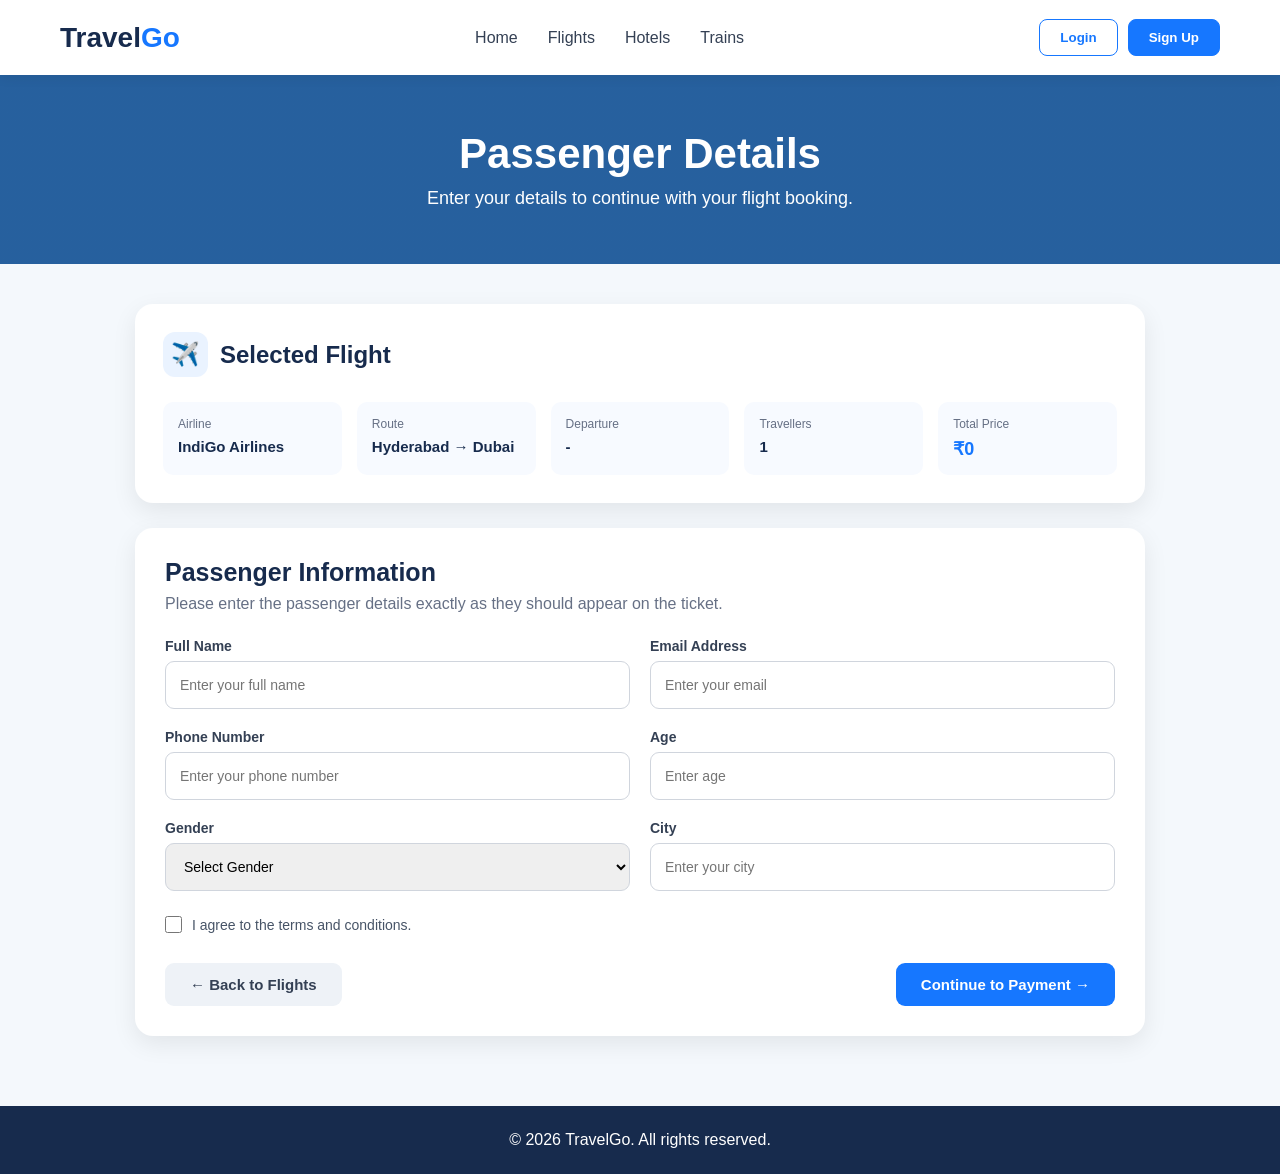
<file: booking.html>
<!DOCTYPE html>
<html lang="en">
<head>

    <meta charset="UTF-8">

    <meta name="viewport" content="width=device-width, initial-scale=1.0">

    <title>TravelGo - Passenger Details</title>

    <style>

        * {
            margin: 0;
            padding: 0;
            box-sizing: border-box;
        }

        body {
            font-family: Arial, Helvetica, sans-serif;
            background: #f4f8fc;
            color: #172b4d;
        }

        /* ================= NAVBAR ================= */

        .navbar {
            height: 75px;

            background: white;

            display: flex;
            align-items: center;
            justify-content: space-between;

            padding: 0 60px;

            box-shadow: 0 2px 12px rgba(0,0,0,0.08);

            position: sticky;
            top: 0;
            z-index: 100;
        }

        .logo {
            font-size: 28px;
            font-weight: 700;
        }

        .logo span {
            color: #1677ff;
        }

        .nav-links {
            display: flex;
            gap: 30px;
        }

        .nav-links a {
            text-decoration: none;
            color: #344054;
            font-size: 16px;
            font-weight: 500;
        }

        .nav-links a:hover {
            color: #1677ff;
        }

        .nav-buttons {
            display: flex;
            gap: 10px;
        }

        .login-btn,
        .signup-btn {
            padding: 10px 20px;
            border-radius: 8px;
            font-weight: 600;
            cursor: pointer;
        }

        .login-btn {
            background: white;
            color: #1677ff;
            border: 1px solid #1677ff;
        }

        .signup-btn {
            background: #1677ff;
            color: white;
            border: 1px solid #1677ff;
        }

        /* ================= PAGE HEADER ================= */

        .page-header {
            background:
                linear-gradient(
                    rgba(10,75,145,0.88),
                    rgba(10,75,145,0.88)
                ),
                url("https://images.unsplash.com/photo-1436491865332-7a61a109cc05?auto=format&fit=crop&w=1600&q=80");

            background-size: cover;
            background-position: center;

            color: white;

            text-align: center;

            padding: 55px 20px;
        }

        .page-header h1 {
            font-size: 42px;
            margin-bottom: 10px;
        }

        .page-header p {
            font-size: 18px;
        }

        /* ================= MAIN ================= */

        .booking-container {
            max-width: 1050px;
            margin: 40px auto 70px;
            padding: 0 20px;
        }

        /* ================= FLIGHT SUMMARY ================= */

        .flight-summary {
            background: white;

            border-radius: 18px;

            padding: 28px;

            box-shadow: 0 8px 25px rgba(0,0,0,0.08);

            margin-bottom: 25px;
        }

        .section-title {
            display: flex;
            align-items: center;
            gap: 12px;

            margin-bottom: 25px;
        }

        .section-icon {
            width: 45px;
            height: 45px;

            background: #eaf3ff;

            border-radius: 12px;

            display: flex;
            align-items: center;
            justify-content: center;

            font-size: 23px;
        }

        .section-title h2 {
            font-size: 24px;
        }

        .flight-info {
            display: grid;

            grid-template-columns:
                repeat(5, 1fr);

            gap: 15px;
        }

        .info-box {
            background: #f7faff;

            border-radius: 10px;

            padding: 15px;
        }

        .info-box small {
            display: block;

            color: #667085;

            font-size: 12px;

            margin-bottom: 7px;
        }

        .info-box strong {
            font-size: 15px;
        }

        .price-info strong {
            color: #1677ff;
            font-size: 18px;
        }

        /* ================= PASSENGER FORM ================= */

        .form-card {
            background: white;

            border-radius: 18px;

            padding: 30px;

            box-shadow: 0 8px 25px rgba(0,0,0,0.08);
        }

        .form-card h2 {
            font-size: 25px;
            margin-bottom: 8px;
        }

        .form-card > p {
            color: #667085;
            margin-bottom: 25px;
        }

        .form-grid {
            display: grid;

            grid-template-columns:
                repeat(2, 1fr);

            gap: 20px;
        }

        .form-group {
            display: flex;
            flex-direction: column;
            gap: 7px;
        }

        .form-group.full {
            grid-column: 1 / -1;
        }

        .form-group label {
            font-size: 14px;
            font-weight: 600;
            color: #344054;
        }

        .form-group input,
        .form-group select {
            height: 48px;

            border: 1px solid #d0d5dd;

            border-radius: 9px;

            padding: 0 14px;

            font-size: 14px;

            outline: none;
        }

        .form-group input:focus,
        .form-group select:focus {
            border-color: #1677ff;

            box-shadow:
                0 0 0 3px
                rgba(22,119,255,0.1);
        }

        /* ================= TERMS ================= */

        .terms {
            display: flex;

            align-items: center;

            gap: 10px;

            margin-top: 25px;

            color: #475467;

            font-size: 14px;
        }

        .terms input {
            width: 17px;
            height: 17px;
        }

        /* ================= BUTTONS ================= */

        .form-actions {
            display: flex;

            justify-content: space-between;

            align-items: center;

            margin-top: 30px;

            gap: 15px;
        }

        .back-btn,
        .continue-btn {
            border: none;

            padding: 13px 25px;

            border-radius: 9px;

            font-size: 15px;

            font-weight: 600;

            cursor: pointer;
        }

        .back-btn {
            background: #eef2f7;
            color: #344054;
        }

        .continue-btn {
            background: #1677ff;
            color: white;
        }

        .continue-btn:hover {
            background: #0b5ed7;
        }

        /* ================= FOOTER ================= */

        footer {
            background: #172b4d;

            color: white;

            text-align: center;

            padding: 25px;
        }

        /* ================= RESPONSIVE ================= */

        @media(max-width: 850px) {

            .navbar {
                padding: 15px 25px;
                height: auto;
                flex-wrap: wrap;
                gap: 15px;
            }

            .nav-links {
                order: 3;
                width: 100%;
                justify-content: center;
            }

            .flight-info {
                grid-template-columns:
                    repeat(2, 1fr);
            }

            .form-grid {
                grid-template-columns: 1fr;
            }

            .form-group.full {
                grid-column: auto;
            }
        }

        @media(max-width: 550px) {

            .nav-buttons {
                display: none;
            }

            .page-header h1 {
                font-size: 32px;
            }

            .flight-info {
                grid-template-columns: 1fr;
            }

            .form-actions {
                flex-direction: column-reverse;
            }

            .back-btn,
            .continue-btn {
                width: 100%;
            }
        }

    </style>

</head>

<body>


<!-- ================= NAVBAR ================= -->

<header class="navbar">

    <div class="logo">
        Travel<span>Go</span>
    </div>

    <nav class="nav-links">

        <a href="index.html">Home</a>

        <a href="results.html">Flights</a>

        <a href="hotels.html">Hotels</a>

        <a href="trains.html">Trains</a>

    </nav>

    <div class="nav-buttons">

        <button
            class="login-btn"
            onclick="window.location.href='login.html'"
        >
            Login
        </button>

        <button
            class="signup-btn"
            onclick="window.location.href='signup.html'"
        >
            Sign Up
        </button>

    </div>

</header>


<!-- ================= HEADER ================= -->

<section class="page-header">

    <h1>Passenger Details</h1>

    <p>
        Enter your details to continue with your flight booking.
    </p>

</section>


<!-- ================= CONTENT ================= -->

<main class="booking-container">


    <!-- FLIGHT SUMMARY -->

    <section class="flight-summary">

        <div class="section-title">

            <div class="section-icon">
                ✈️
            </div>

            <h2>
                Selected Flight
            </h2>

        </div>


        <div class="flight-info">

            <div class="info-box">

                <small>
                    Airline
                </small>

                <strong id="airline">
                    -
                </strong>

            </div>


            <div class="info-box">

                <small>
                    Route
                </small>

                <strong id="route">
                    -
                </strong>

            </div>


            <div class="info-box">

                <small>
                    Departure
                </small>

                <strong id="departure">
                    -
                </strong>

            </div>


            <div class="info-box">

                <small>
                    Travellers
                </small>

                <strong id="travellers">
                    -
                </strong>

            </div>


            <div class="info-box price-info">

                <small>
                    Total Price
                </small>

                <strong id="price">
                    ₹0
                </strong>

            </div>

        </div>

    </section>


    <!-- PASSENGER FORM -->

    <section class="form-card">

        <h2>
            Passenger Information
        </h2>

        <p>
            Please enter the passenger details exactly as they should appear on the ticket.
        </p>


        <form id="bookingForm">

            <div class="form-grid">


                <!-- NAME -->

                <div class="form-group">

                    <label>
                        Full Name
                    </label>

                    <input
                        type="text"
                        id="passengerName"
                        placeholder="Enter your full name"
                        required
                    >

                </div>


                <!-- EMAIL -->

                <div class="form-group">

                    <label>
                        Email Address
                    </label>

                    <input
                        type="email"
                        id="passengerEmail"
                        placeholder="Enter your email"
                        required
                    >

                </div>


                <!-- PHONE -->

                <div class="form-group">

                    <label>
                        Phone Number
                    </label>

                    <input
                        type="tel"
                        id="passengerPhone"
                        placeholder="Enter your phone number"
                        required
                    >

                </div>


                <!-- AGE -->

                <div class="form-group">

                    <label>
                        Age
                    </label>

                    <input
                        type="number"
                        id="passengerAge"
                        placeholder="Enter age"
                        min="1"
                        max="120"
                        required
                    >

                </div>


                <!-- GENDER -->

                <div class="form-group">

                    <label>
                        Gender
                    </label>

                    <select
                        id="passengerGender"
                        required
                    >

                        <option value="">
                            Select Gender
                        </option>

                        <option value="Male">
                            Male
                        </option>

                        <option value="Female">
                            Female
                        </option>

                        <option value="Other">
                            Other
                        </option>

                    </select>

                </div>


                <!-- CITY -->

                <div class="form-group">

                    <label>
                        City
                    </label>

                    <input
                        type="text"
                        id="passengerCity"
                        placeholder="Enter your city"
                        required
                    >

                </div>

            </div>


            <!-- TERMS -->

            <label class="terms">

                <input
                    type="checkbox"
                    id="terms"
                    required
                >

                <span>
                    I agree to the terms and conditions.
                </span>

            </label>


            <!-- ACTIONS -->

            <div class="form-actions">

                <button
                    type="button"
                    class="back-btn"
                    onclick="window.location.href='results.html'"
                >
                    ← Back to Flights
                </button>


                <button
                    type="submit"
                    class="continue-btn"
                >
                    Continue to Payment →
                </button>

            </div>

        </form>

    </section>

</main>


<footer>

    © 2026 TravelGo. All rights reserved.

</footer>


<script>

    /* ================= LOAD FLIGHT DATA ================= */

    const airline =
        localStorage.getItem("selectedAirline") ||
        "IndiGo Airlines";

    const from =
        localStorage.getItem("travelFrom") ||
        "Hyderabad";

    const to =
        localStorage.getItem("travelTo") ||
        "Dubai";

    const departure =
        localStorage.getItem("travelDeparture") ||
        "-";

    const travellers =
        localStorage.getItem("travelTravellers") ||
        "1";

    const price =
        localStorage.getItem("selectedPrice") ||
        "₹0";


    document.getElementById("airline").textContent =
        airline;

    document.getElementById("route").textContent =
        from + " → " + to;

    document.getElementById("departure").textContent =
        departure;

    document.getElementById("travellers").textContent =
        travellers;

    document.getElementById("price").textContent =
        price;


    /* ================= LOAD USER EMAIL ================= */

    const savedEmail =
        localStorage.getItem("userEmail");

    if (savedEmail) {

        document.getElementById(
            "passengerEmail"
        ).value = savedEmail;

    }


    /* ================= FORM ================= */

    document.getElementById(
        "bookingForm"
    ).addEventListener(
        "submit",
        function(event) {

            event.preventDefault();


            const name =
                document.getElementById(
                    "passengerName"
                ).value.trim();

            const email =
                document.getElementById(
                    "passengerEmail"
                ).value.trim();

            const phone =
                document.getElementById(
                    "passengerPhone"
                ).value.trim();

            const age =
                document.getElementById(
                    "passengerAge"
                ).value;

            const gender =
                document.getElementById(
                    "passengerGender"
                ).value;

            const city =
                document.getElementById(
                    "passengerCity"
                ).value.trim();


            localStorage.setItem(
                "passengerName",
                name
            );

            localStorage.setItem(
                "passengerEmail",
                email
            );

            localStorage.setItem(
                "passengerPhone",
                phone
            );

            localStorage.setItem(
                "passengerAge",
                age
            );

            localStorage.setItem(
                "passengerGender",
                gender
            );

            localStorage.setItem(
                "passengerCity",
                city
            );

            localStorage.setItem(
                "bookingType",
                "flight"
            );


            window.location.href =
                "payment.html";

        }
    );

</script>

</body>
</html>
</file>
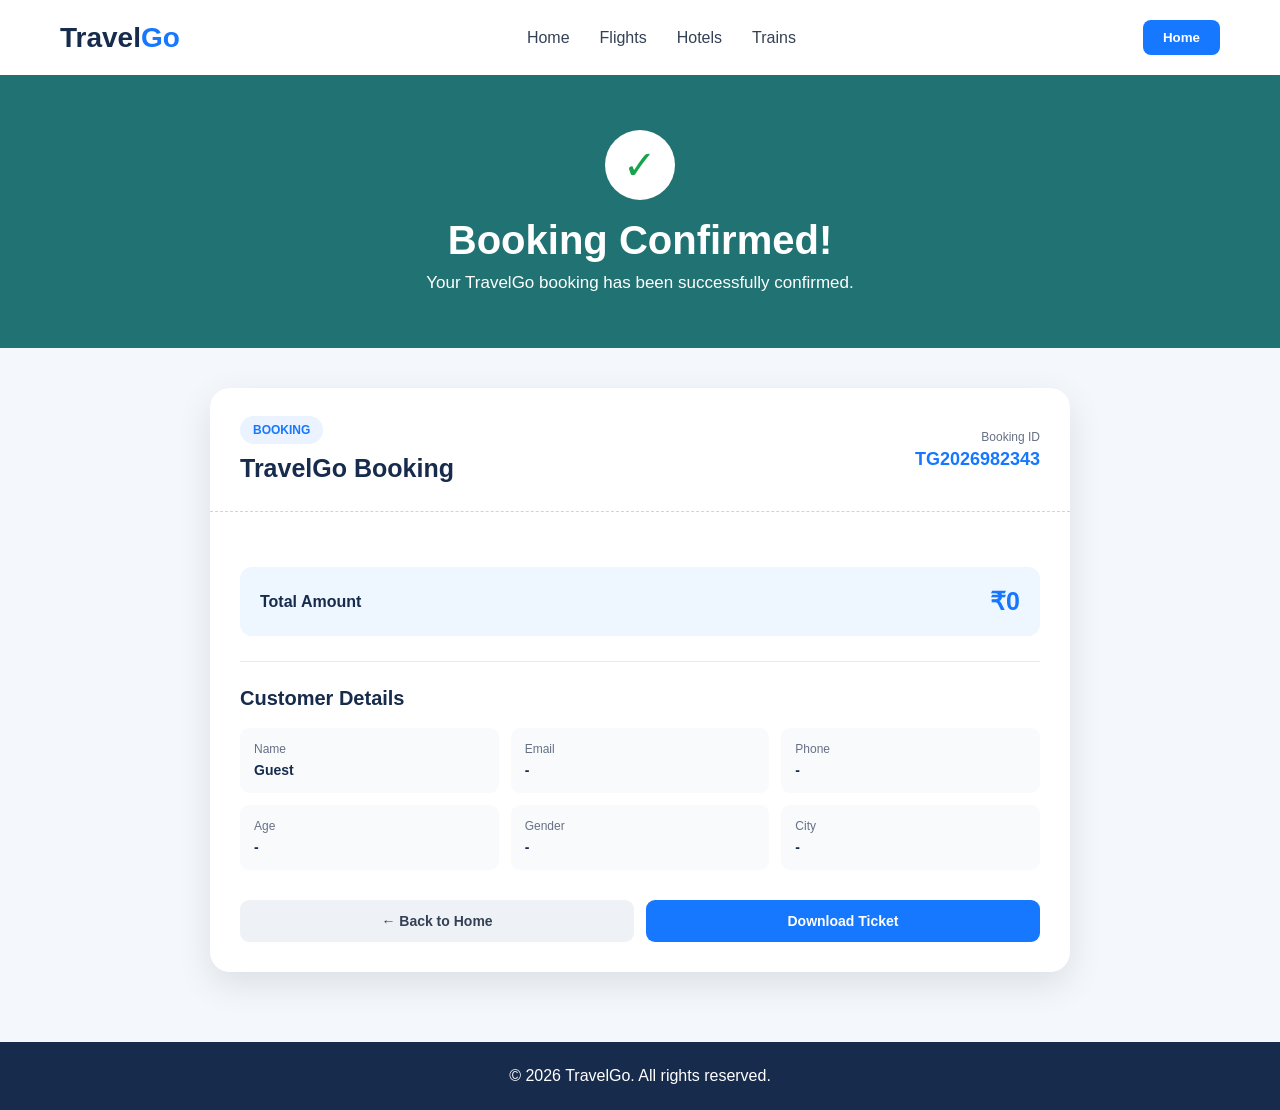
<file: confirmation.html>
<!DOCTYPE html>
<html lang="en">

<head>

    <meta charset="UTF-8">

    <meta name="viewport"
          content="width=device-width, initial-scale=1.0">

    <title>TravelGo - Booking Confirmed</title>


    <style>

        * {
            margin: 0;
            padding: 0;
            box-sizing: border-box;
        }


        body {

            font-family:
                Arial,
                Helvetica,
                sans-serif;

            background: #f4f8fc;

            color: #172b4d;
        }


        /* ================= NAVBAR ================= */

        .navbar {

            height: 75px;

            background: white;

            display: flex;

            align-items: center;

            justify-content: space-between;

            padding: 0 60px;

            box-shadow:
                0 2px 12px
                rgba(0,0,0,0.08);
        }


        .logo {

            font-size: 28px;

            font-weight: 700;
        }


        .logo span {

            color: #1677ff;
        }


        .nav-links {

            display: flex;

            gap: 30px;
        }


        .nav-links a {

            text-decoration: none;

            color: #344054;

            font-size: 16px;

            font-weight: 500;
        }


        .nav-links a:hover {

            color: #1677ff;
        }


        .nav-buttons {

            display: flex;

            gap: 10px;
        }


        .home-btn {

            background: #1677ff;

            border: none;

            color: white;

            padding: 10px 20px;

            border-radius: 8px;

            font-weight: 600;

            cursor: pointer;
        }


        /* ================= SUCCESS HEADER ================= */

        .success-header {

            background:

                linear-gradient(
                    rgba(10,100,100,0.9),
                    rgba(10,100,100,0.9)
                );

            color: white;

            text-align: center;

            padding: 55px 20px;
        }


        .success-icon {

            width: 70px;

            height: 70px;

            background: white;

            color: #16a34a;

            border-radius: 50%;

            display: flex;

            align-items: center;

            justify-content: center;

            font-size: 40px;

            margin: 0 auto 18px;
        }


        .success-header h1 {

            font-size: 40px;

            margin-bottom: 10px;
        }


        .success-header p {

            font-size: 17px;
        }


        /* ================= TICKET ================= */

        .confirmation-container {

            max-width: 900px;

            margin: 40px auto 70px;

            padding: 0 20px;
        }


        .ticket {

            background: white;

            border-radius: 20px;

            overflow: hidden;

            box-shadow:
                0 12px 35px
                rgba(0,0,0,0.1);
        }


        .ticket-top {

            padding: 28px 30px;

            display: flex;

            justify-content: space-between;

            align-items: center;

            border-bottom:
                1px dashed #cbd5e1;
        }


        .ticket-type {

            display: inline-block;

            background: #eaf3ff;

            color: #1677ff;

            padding: 7px 13px;

            border-radius: 20px;

            font-size: 12px;

            font-weight: 700;

            margin-bottom: 10px;
        }


        .ticket-top h2 {

            font-size: 25px;
        }


        .booking-id {

            text-align: right;
        }


        .booking-id small {

            display: block;

            color: #667085;

            font-size: 12px;

            margin-bottom: 5px;
        }


        .booking-id strong {

            color: #1677ff;

            font-size: 18px;
        }


        /* ================= TICKET CONTENT ================= */

        .ticket-content {

            padding: 30px;
        }


        .ticket-grid {

            display: grid;

            grid-template-columns:
                repeat(2, 1fr);

            gap: 15px;
        }


        .ticket-item {

            background: #f8fafc;

            border-radius: 10px;

            padding: 16px;
        }


        .ticket-item small {

            display: block;

            color: #667085;

            font-size: 12px;

            margin-bottom: 7px;
        }


        .ticket-item strong {

            font-size: 15px;

            color: #172b4d;
        }


        .total-box {

            margin-top: 25px;

            padding: 20px;

            background: #eef6ff;

            border-radius: 12px;

            display: flex;

            justify-content: space-between;

            align-items: center;
        }


        .total-box span:first-child {

            font-size: 16px;

            font-weight: 600;
        }


        .total-box span:last-child {

            color: #1677ff;

            font-size: 25px;

            font-weight: 700;
        }


        /* ================= CUSTOMER ================= */

        .customer-section {

            margin-top: 25px;

            padding-top: 25px;

            border-top:
                1px solid #eaecf0;
        }


        .customer-section h3 {

            margin-bottom: 18px;

            font-size: 20px;
        }


        .customer-grid {

            display: grid;

            grid-template-columns:
                repeat(3, 1fr);

            gap: 12px;
        }


        .customer-item {

            padding: 14px;

            background: #f8fafc;

            border-radius: 9px;
        }


        .customer-item small {

            display: block;

            color: #667085;

            margin-bottom: 5px;

            font-size: 12px;
        }


        .customer-item strong {

            font-size: 14px;
        }


        /* ================= ACTIONS ================= */

        .ticket-actions {

            padding: 0 30px 30px;

            display: flex;

            gap: 12px;
        }


        .action-btn {

            flex: 1;

            padding: 13px;

            border: none;

            border-radius: 9px;

            cursor: pointer;

            font-weight: 600;

            font-size: 14px;
        }


        .primary-btn {

            background: #1677ff;

            color: white;
        }


        .secondary-btn {

            background: #eef2f7;

            color: #344054;
        }


        /* ================= FOOTER ================= */

        footer {

            background: #172b4d;

            color: white;

            text-align: center;

            padding: 25px;
        }


        /* ================= RESPONSIVE ================= */

        @media(max-width: 700px) {

            .navbar {

                height: auto;

                padding: 18px 20px;

                flex-wrap: wrap;

                gap: 15px;
            }


            .nav-links {

                order: 3;

                width: 100%;

                justify-content: center;

                gap: 15px;
            }


            .nav-buttons {

                display: none;
            }


            .success-header h1 {

                font-size: 32px;
            }


            .ticket-top {

                flex-direction: column;

                align-items: flex-start;

                gap: 15px;
            }


            .booking-id {

                text-align: left;
            }


            .ticket-grid {

                grid-template-columns: 1fr;
            }


            .customer-grid {

                grid-template-columns: 1fr;
            }


            .ticket-actions {

                flex-direction: column;
            }
        }

    </style>

</head>


<body>


<!-- ================= NAVBAR ================= -->

<header class="navbar">

    <div class="logo">
        Travel<span>Go</span>
    </div>


    <nav class="nav-links">

        <a href="index.html">Home</a>

        <a href="results.html">Flights</a>

        <a href="hotels.html">Hotels</a>

        <a href="trains.html">Trains</a>

    </nav>


    <div class="nav-buttons">

        <button
            class="home-btn"
            onclick="window.location.href='index.html'"
        >
            Home
        </button>

    </div>

</header>


<!-- ================= SUCCESS ================= -->

<section class="success-header">

    <div class="success-icon">
        ✓
    </div>

    <h1>
        Booking Confirmed!
    </h1>

    <p>
        Your TravelGo booking has been successfully confirmed.
    </p>

</section>


<!-- ================= CONFIRMATION ================= -->

<main class="confirmation-container">

    <section class="ticket">


        <!-- TOP -->

        <div class="ticket-top">

            <div>

                <span
                    class="ticket-type"
                    id="ticketType"
                >
                    BOOKING
                </span>

                <h2 id="ticketTitle">
                    TravelGo Booking
                </h2>

            </div>


            <div class="booking-id">

                <small>
                    Booking ID
                </small>

                <strong id="bookingId">
                    -
                </strong>

            </div>

        </div>


        <!-- DETAILS -->

        <div class="ticket-content">

            <div
                class="ticket-grid"
                id="ticketDetails"
            >
            </div>


            <!-- TOTAL -->

            <div class="total-box">

                <span>
                    Total Amount
                </span>

                <span id="totalPrice">
                    ₹0
                </span>

            </div>


            <!-- CUSTOMER -->

            <div class="customer-section">

                <h3>
                    Customer Details
                </h3>


                <div class="customer-grid">

                    <div class="customer-item">

                        <small>
                            Name
                        </small>

                        <strong id="customerName">
                            -
                        </strong>

                    </div>


                    <div class="customer-item">

                        <small>
                            Email
                        </small>

                        <strong id="customerEmail">
                            -
                        </strong>

                    </div>


                    <div class="customer-item">

                        <small>
                            Phone
                        </small>

                        <strong id="customerPhone">
                            -
                        </strong>

                    </div>


                    <div class="customer-item">

                        <small>
                            Age
                        </small>

                        <strong id="customerAge">
                            -
                        </strong>

                    </div>


                    <div class="customer-item">

                        <small>
                            Gender
                        </small>

                        <strong id="customerGender">
                            -
                        </strong>

                    </div>


                    <div class="customer-item">

                        <small>
                            City
                        </small>

                        <strong id="customerCity">
                            -
                        </strong>

                    </div>

                </div>

            </div>

        </div>


        <!-- ACTIONS -->

        <div class="ticket-actions">

            <button
                class="action-btn secondary-btn"
                onclick="window.location.href='index.html'"
            >
                ← Back to Home
            </button>


            <button
                class="action-btn primary-btn"
                onclick="downloadTicket()"
            >
                Download Ticket
            </button>

        </div>

    </section>

</main>


<footer>

    © 2026 TravelGo. All rights reserved.

</footer>


<script>

    /* ================= BOOKING TYPE ================= */

    const bookingType =
        localStorage.getItem(
            "bookingType"
        );


    let bookingId =
        localStorage.getItem(
            "bookingId"
        );


    if (!bookingId) {

        const randomNumber =
            Math.floor(
                100000 +
                Math.random() * 900000
            );

        bookingId =
            "TG2026" +
            randomNumber;

        localStorage.setItem(
            "bookingId",
            bookingId
        );
    }


    document.getElementById(
        "bookingId"
    ).textContent =
        bookingId;


    /* ================= ELEMENTS ================= */

    const ticketType =
        document.getElementById(
            "ticketType"
        );

    const ticketTitle =
        document.getElementById(
            "ticketTitle"
        );

    const ticketDetails =
        document.getElementById(
            "ticketDetails"
        );

    const totalPrice =
        document.getElementById(
            "totalPrice"
        );


    /* ================= FLIGHT ================= */

    if (bookingType === "flight") {

        ticketType.textContent =
            "✈ FLIGHT";

        ticketTitle.textContent =
            "Flight Booking";


        const airline =
            localStorage.getItem(
                "selectedAirline"
            ) || "-";

        const from =
            localStorage.getItem(
                "travelFrom"
            ) || "-";

        const to =
            localStorage.getItem(
                "travelTo"
            ) || "-";

        const date =
            localStorage.getItem(
                "travelDeparture"
            ) || "-";

        const travellers =
            localStorage.getItem(
                "travelTravellers"
            ) || "1";

        const price =
            localStorage.getItem(
                "selectedPrice"
            ) || "₹0";


        totalPrice.textContent =
            price;


        ticketDetails.innerHTML = `

            <div class="ticket-item">

                <small>
                    Airline
                </small>

                <strong>
                    ${airline}
                </strong>

            </div>


            <div class="ticket-item">

                <small>
                    Route
                </small>

                <strong>
                    ${from} → ${to}
                </strong>

            </div>


            <div class="ticket-item">

                <small>
                    Departure
                </small>

                <strong>
                    ${date}
                </strong>

            </div>


            <div class="ticket-item">

                <small>
                    Travellers
                </small>

                <strong>
                    ${travellers}
                </strong>

            </div>

        `;

    }


    /* ================= HOTEL ================= */

    else if (bookingType === "hotel") {

        ticketType.textContent =
            "🏨 HOTEL";

        ticketTitle.textContent =
            "Hotel Booking";


        const hotel =
            localStorage.getItem(
                "selectedHotel"
            ) || "-";

        const room =
            localStorage.getItem(
                "selectedRoomType"
            ) || "-";

        const destination =
            localStorage.getItem(
                "hotelDestination"
            ) || "-";

        const checkIn =
            localStorage.getItem(
                "hotelCheckIn"
            ) || "-";

        const checkOut =
            localStorage.getItem(
                "hotelCheckOut"
            ) || "-";

        const guests =
            localStorage.getItem(
                "hotelGuests"
            ) || "1";

        const price =
            localStorage.getItem(
                "selectedHotelPrice"
            ) || "₹0";


        totalPrice.textContent =
            price;


        ticketDetails.innerHTML = `

            <div class="ticket-item">

                <small>
                    Hotel
                </small>

                <strong>
                    ${hotel}
                </strong>

            </div>


            <div class="ticket-item">

                <small>
                    Room
                </small>

                <strong>
                    ${room}
                </strong>

            </div>


            <div class="ticket-item">

                <small>
                    Destination
                </small>

                <strong>
                    ${destination}
                </strong>

            </div>


            <div class="ticket-item">

                <small>
                    Check-in
                </small>

                <strong>
                    ${checkIn}
                </strong>

            </div>


            <div class="ticket-item">

                <small>
                    Check-out
                </small>

                <strong>
                    ${checkOut}
                </strong>

            </div>


            <div class="ticket-item">

                <small>
                    Guests
                </small>

                <strong>
                    ${guests}
                </strong>

            </div>

        `;

    }


    /* ================= TRAIN ================= */

    else if (bookingType === "train") {

        ticketType.textContent =
            "🚆 TRAIN";

        ticketTitle.textContent =
            "Train Booking";


        const train =
            localStorage.getItem(
                "selectedTrain"
            ) || "-";

        const trainClass =
            localStorage.getItem(
                "selectedTrainClass"
            ) || "-";

        const from =
            localStorage.getItem(
                "trainFrom"
            ) || "-";

        const to =
            localStorage.getItem(
                "trainTo"
            ) || "-";

        const date =
            localStorage.getItem(
                "trainDate"
            ) || "-";

        const passengers =
            localStorage.getItem(
                "trainPassengers"
            ) || "1";

        const availability =
            localStorage.getItem(
                "trainAvailability"
            ) || "Available";

        const price =
            localStorage.getItem(
                "selectedTrainPrice"
            ) || "₹0";


        totalPrice.textContent =
            price;


        ticketDetails.innerHTML = `

            <div class="ticket-item">

                <small>
                    Train
                </small>

                <strong>
                    ${train}
                </strong>

            </div>


            <div class="ticket-item">

                <small>
                    Route
                </small>

                <strong>
                    ${from} → ${to}
                </strong>

            </div>


            <div class="ticket-item">

                <small>
                    Class
                </small>

                <strong>
                    ${trainClass}
                </strong>

            </div>


            <div class="ticket-item">

                <small>
                    Journey Date
                </small>

                <strong>
                    ${date}
                </strong>

            </div>


            <div class="ticket-item">

                <small>
                    Passengers
                </small>

                <strong>
                    ${passengers}
                </strong>

            </div>


            <div class="ticket-item">

                <small>
                    Availability
                </small>

                <strong>
                    ${availability} seats
                </strong>

            </div>

        `;

    }


    /* ================= CUSTOMER ================= */

    document.getElementById(
        "customerName"
    ).textContent =
        localStorage.getItem(
            "passengerName"
        ) ||
        localStorage.getItem(
            "userName"
        ) ||
        "Guest";


    document.getElementById(
        "customerEmail"
    ).textContent =
        localStorage.getItem(
            "passengerEmail"
        ) ||
        localStorage.getItem(
            "userEmail"
        ) ||
        "-";


    document.getElementById(
        "customerPhone"
    ).textContent =
        localStorage.getItem(
            "passengerPhone"
        ) ||
        "-";


    document.getElementById(
        "customerAge"
    ).textContent =
        localStorage.getItem(
            "passengerAge"
        ) ||
        "-";


    document.getElementById(
        "customerGender"
    ).textContent =
        localStorage.getItem(
            "passengerGender"
        ) ||
        "-";


    document.getElementById(
        "customerCity"
    ).textContent =
        localStorage.getItem(
            "passengerCity"
        ) ||
        "-";


    /* ================= SAVE CONFIRMED BOOKING ================= */

    // Save this confirmed ticket under the account email.
    // Booking ID is used to prevent duplicate history entries on refresh.
    (function saveConfirmedBooking() {
        const email = (
            localStorage.getItem("userEmail") ||
            localStorage.getItem("passengerEmail") ||
            ""
        ).trim().toLowerCase();

        if (!email || !bookingType) return;

        const get = (key, fallback = "-") =>
            localStorage.getItem(key) || fallback;

        let details = {};
        let price = "₹0";

        if (bookingType === "flight") {
            details = {
                airline: get("selectedAirline"),
                from: get("travelFrom"),
                to: get("travelTo"),
                date: get("travelDeparture"),
                travellers: get("travelTravellers", "1")
            };
            price = get("selectedPrice", "₹0");
        } else if (bookingType === "hotel") {
            details = {
                hotel: get("selectedHotel"),
                room: get("selectedRoomType"),
                destination: get("hotelDestination"),
                checkIn: get("hotelCheckIn"),
                checkOut: get("hotelCheckOut"),
                guests: get("hotelGuests", "1")
            };
            price = get("selectedHotelPrice", "₹0");
        } else if (bookingType === "train") {
            details = {
                train: get("selectedTrain"),
                from: get("trainFrom"),
                to: get("trainTo"),
                travelClass: get("selectedTrainClass"),
                date: get("trainDate"),
                passengers: get("trainPassengers", "1")
            };
            price = get("selectedTrainPrice", "₹0");
        }

        const booking = {
            id: bookingId,
            type: bookingType,
            status: "Confirmed",
            customerName: get("passengerName", get("userName", "Traveller")),
            customerEmail: email,
            customerPhone: get("passengerPhone"),
            price,
            details,
            bookedAt: new Date().toISOString()
        };

        let bookingsByUser = {};
        try {
            bookingsByUser = JSON.parse(localStorage.getItem("bookingsByUser") || "{}");
        } catch (error) {
            bookingsByUser = {};
        }

        if (!Array.isArray(bookingsByUser[email])) {
            bookingsByUser[email] = [];
        }

        if (!bookingsByUser[email].some(item => item.id === booking.id)) {
            bookingsByUser[email].unshift(booking);
            localStorage.setItem("bookingsByUser", JSON.stringify(bookingsByUser));
        }
    })();

    /* ================= DOWNLOAD ================= */

    function downloadTicket() {

        alert(
            "Ticket download is a demo feature.\n\n" +
            "Booking ID: " +
            bookingId
        );

    }

</script>

</body>
</html>
</file>
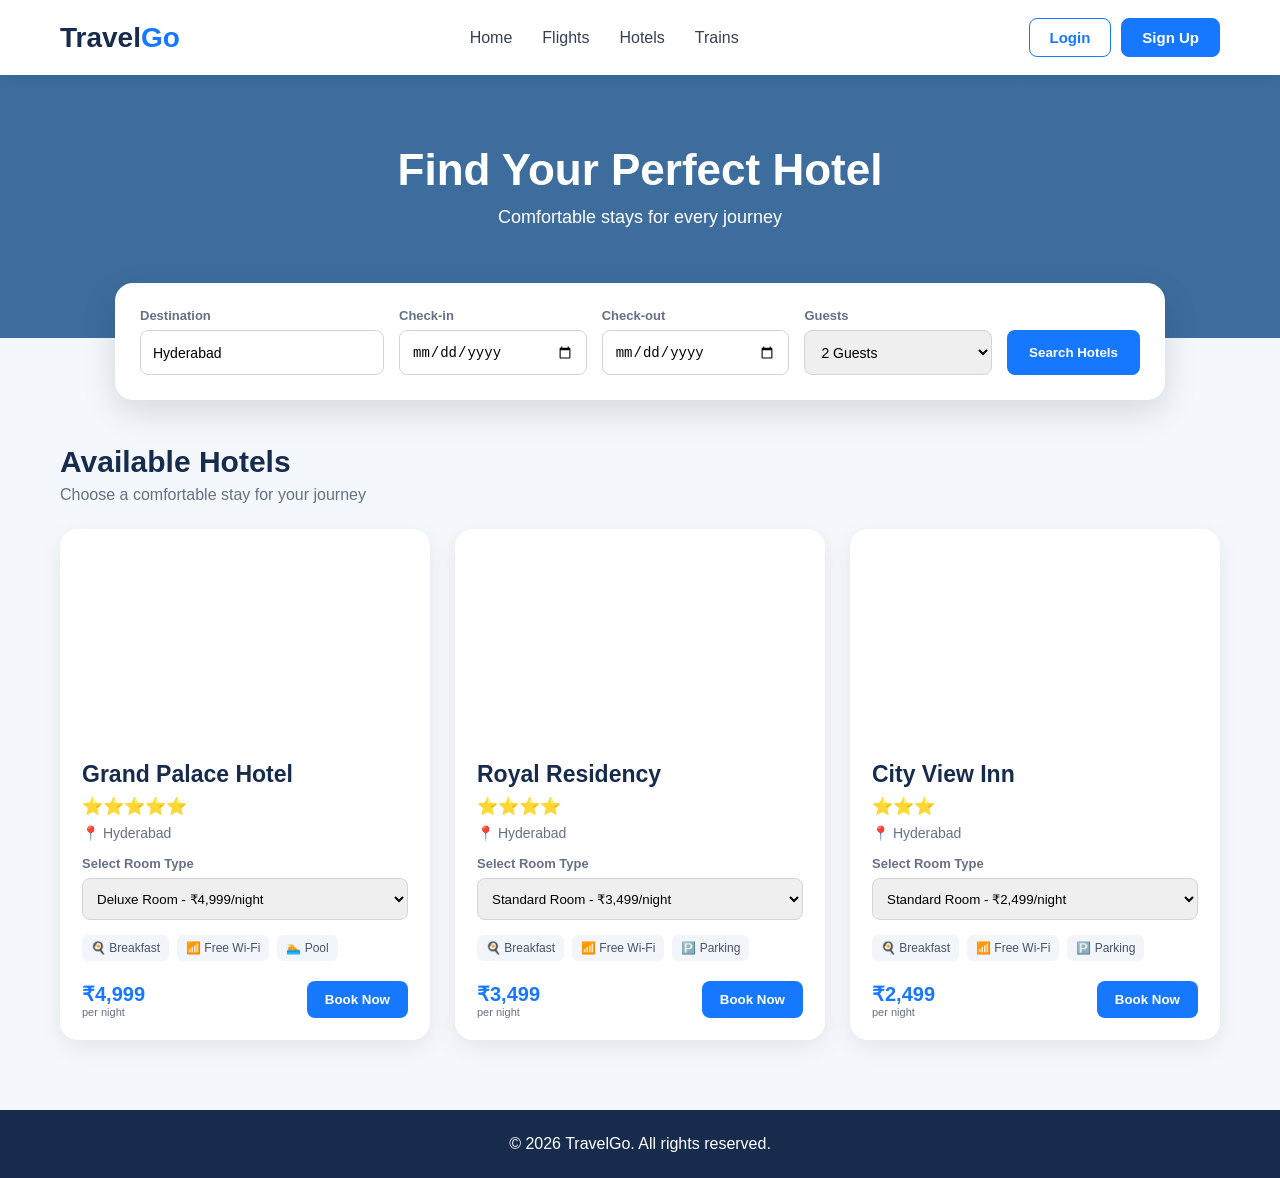
<file: hotels.html>
<!DOCTYPE html>
<html lang="en">
<head>

    <meta charset="UTF-8">

    <meta name="viewport"
          content="width=device-width, initial-scale=1.0">

    <title>TravelGo - Hotel Booking</title>


    <style>

        * {
            margin: 0;
            padding: 0;
            box-sizing: border-box;
        }

        body {
            font-family: Arial, Helvetica, sans-serif;

            background: #f4f8fc;

            color: #172b4d;
        }


        /* NAVBAR */

        .navbar {
            height: 75px;

            background: white;

            display: flex;

            align-items: center;

            justify-content: space-between;

            padding: 0 60px;

            box-shadow:
                0 2px 12px
                rgba(0,0,0,0.08);

            position: sticky;

            top: 0;

            z-index: 100;
        }


        .logo {
            font-size: 28px;

            font-weight: 700;
        }


        .logo span {
            color: #1677ff;
        }


        .nav-links {
            display: flex;

            gap: 30px;
        }


        .nav-links a {
            text-decoration: none;

            color: #344054;

            font-size: 16px;

            font-weight: 500;
        }


        .nav-links a:hover {
            color: #1677ff;
        }


        .nav-buttons {
            display: flex;

            gap: 10px;
        }


        .login-btn,
        .signup-btn {
            padding: 10px 20px;

            border-radius: 8px;

            cursor: pointer;

            font-size: 15px;

            font-weight: 600;
        }


        .login-btn {
            background: white;

            border: 1px solid #1677ff;

            color: #1677ff;
        }


        .signup-btn {
            background: #1677ff;

            border: 1px solid #1677ff;

            color: white;
        }


        /* HERO */

        .hotel-hero {

            background:
                linear-gradient(
                    rgba(10,70,130,0.78),
                    rgba(10,70,130,0.78)
                ),
                url("https://images.unsplash.com/photo-1566073771259-6a8506099945?auto=format&fit=crop&w=1600&q=80");

            background-size: cover;

            background-position: center;

            color: white;

            text-align: center;

            padding: 70px 20px 110px;
        }


        .hotel-hero h1 {
            font-size: 44px;

            margin-bottom: 12px;
        }


        .hotel-hero p {
            font-size: 18px;
        }


        /* SEARCH BOX */

        .hotel-search {

            max-width: 1050px;

            margin: -55px auto 45px;

            background: white;

            border-radius: 18px;

            padding: 25px;

            box-shadow:
                0 12px 35px
                rgba(0,0,0,0.13);

            position: relative;
        }


        .search-grid {

            display: grid;

            grid-template-columns:
                1.3fr
                1fr
                1fr
                1fr
                auto;

            gap: 15px;

            align-items: end;
        }


        .field {

            display: flex;

            flex-direction: column;

            gap: 7px;
        }


        .field label {

            color: #667085;

            font-size: 13px;

            font-weight: 600;
        }


        .field input,
        .field select {

            height: 45px;

            border: 1px solid #d0d5dd;

            border-radius: 8px;

            padding: 0 12px;

            font-size: 14px;

            outline: none;
        }


        .field input:focus,
        .field select:focus {

            border-color: #1677ff;

            box-shadow:
                0 0 0 3px
                rgba(22,119,255,0.1);
        }


        .search-btn {

            height: 45px;

            padding: 0 22px;

            border: none;

            border-radius: 8px;

            background: #1677ff;

            color: white;

            font-weight: 600;

            cursor: pointer;
        }


        .search-btn:hover {
            background: #0b5ed7;
        }


        /* CONTENT */

        .hotel-section {

            max-width: 1200px;

            margin: auto;

            padding: 0 20px 70px;
        }


        .section-heading {

            margin-bottom: 25px;
        }


        .section-heading h2 {

            font-size: 30px;

            margin-bottom: 7px;
        }


        .section-heading p {

            color: #667085;
        }


        /* HOTEL GRID */

        .hotel-grid {

            display: grid;

            grid-template-columns:
                repeat(3, 1fr);

            gap: 25px;
        }


        /* HOTEL CARD */

        .hotel-card {

            background: white;

            border-radius: 18px;

            overflow: hidden;

            box-shadow:
                0 8px 25px
                rgba(0,0,0,0.07);

            transition: 0.3s;
        }


        .hotel-card:hover {

            transform: translateY(-6px);

            box-shadow:
                0 15px 35px
                rgba(0,0,0,0.12);
        }


        .hotel-image {

            height: 210px;

            background-size: cover;

            background-position: center;
        }


        .hotel1 {
            background-image:
                url("https://images.unsplash.com/photo-1564501049412-61c2a3083791?auto=format&fit=crop&w=900&q=80");
        }


        .hotel2 {
            background-image:
                url("https://images.unsplash.com/photo-1551882547-ff40c63fe5fa?auto=format&fit=crop&w=900&q=80");
        }


        .hotel3 {
            background-image:
                url("https://images.unsplash.com/photo-1566665797739-1674de7a421a?auto=format&fit=crop&w=900&q=80");
        }


        .hotel-content {

            padding: 22px;
        }


        .hotel-content h3 {

            font-size: 23px;

            margin-bottom: 8px;
        }


        .stars {

            color: #f5b400;

            font-size: 17px;

            margin-bottom: 8px;
        }


        .location {

            color: #667085;

            margin-bottom: 15px;

            font-size: 14px;
        }


        .room-label {

            display: block;

            font-size: 13px;

            font-weight: 600;

            color: #667085;

            margin-bottom: 7px;
        }


        .room-select {

            width: 100%;

            height: 42px;

            border: 1px solid #d0d5dd;

            border-radius: 8px;

            padding: 0 10px;

            margin-bottom: 15px;
        }


        .amenities {

            display: flex;

            flex-wrap: wrap;

            gap: 8px;

            margin-bottom: 20px;
        }


        .amenity {

            background: #f2f6fb;

            color: #475467;

            padding: 6px 9px;

            border-radius: 6px;

            font-size: 12px;
        }


        .hotel-bottom {

            display: flex;

            justify-content: space-between;

            align-items: center;

            gap: 10px;
        }


        .hotel-price {

            color: #1677ff;

            font-size: 20px;

            font-weight: 700;
        }


        .hotel-price small {

            display: block;

            color: #667085;

            font-size: 11px;

            font-weight: normal;
        }


        .book-btn {

            border: none;

            background: #1677ff;

            color: white;

            padding: 11px 18px;

            border-radius: 8px;

            cursor: pointer;

            font-weight: 600;
        }


        .book-btn:hover {
            background: #0b5ed7;
        }


        /* FOOTER */

        footer {

            background: #172b4d;

            color: white;

            text-align: center;

            padding: 25px;
        }


        /* RESPONSIVE */

        @media(max-width: 950px) {

            .search-grid {
                grid-template-columns:
                    repeat(2, 1fr);
            }

            .hotel-grid {
                grid-template-columns:
                    repeat(2, 1fr);
            }
        }


        @media(max-width: 650px) {

            .navbar {

                height: auto;

                padding: 18px 20px;

                flex-wrap: wrap;

                gap: 15px;
            }


            .nav-links {

                order: 3;

                width: 100%;

                justify-content: center;

                gap: 15px;
            }


            .nav-buttons {
                display: none;
            }


            .hotel-hero h1 {
                font-size: 34px;
            }


            .hotel-search {
                margin: -40px 15px 35px;
            }


            .search-grid {
                grid-template-columns: 1fr;
            }


            .hotel-grid {
                grid-template-columns: 1fr;
            }
        }

    </style>

</head>


<body>


<!-- NAVBAR -->

<header class="navbar">

    <div class="logo">
        Travel<span>Go</span>
    </div>


    <nav class="nav-links">

        <a href="index.html">
            Home
        </a>

        <a href="results.html">
            Flights
        </a>

        <a href="hotels.html">
            Hotels
        </a>

        <a href="trains.html">
            Trains
        </a>

    </nav>


    <div class="nav-buttons">

        <button
            class="login-btn"
            onclick="window.location.href='login.html'"
        >
            Login
        </button>

        <button
            class="signup-btn"
            onclick="window.location.href='signup.html'"
        >
            Sign Up
        </button>

    </div>

</header>


<!-- HERO -->

<section class="hotel-hero">

    <h1>
        Find Your Perfect Hotel
    </h1>

    <p>
        Comfortable stays for every journey
    </p>

</section>


<!-- SEARCH -->

<section class="hotel-search">

    <div class="search-grid">


        <div class="field">

            <label>
                Destination
            </label>

            <input
                type="text"
                id="hotelDestination"
                value="Hyderabad"
                placeholder="Enter city"
            >

        </div>


        <div class="field">

            <label>
                Check-in
            </label>

            <input
                type="date"
                id="checkIn"
            >

        </div>


        <div class="field">

            <label>
                Check-out
            </label>

            <input
                type="date"
                id="checkOut"
            >

        </div>


        <div class="field">

            <label>
                Guests
            </label>

            <select id="hotelGuests">

                <option value="1">
                    1 Guest
                </option>

                <option value="2" selected>
                    2 Guests
                </option>

                <option value="3">
                    3 Guests
                </option>

                <option value="4">
                    4 Guests
                </option>

                <option value="5">
                    5 Guests
                </option>

            </select>

        </div>


        <button
            class="search-btn"
            onclick="searchHotels()"
        >
            Search Hotels
        </button>

    </div>

</section>


<!-- HOTELS -->

<section class="hotel-section">


    <div class="section-heading">

        <h2>
            Available Hotels
        </h2>

        <p>
            Choose a comfortable stay for your journey
        </p>

    </div>


    <div class="hotel-grid">


        <!-- HOTEL 1 -->

        <div class="hotel-card">

            <div class="hotel-image hotel1"></div>


            <div class="hotel-content">

                <h3>
                    Grand Palace Hotel
                </h3>

                <div class="stars">
                    ⭐⭐⭐⭐⭐
                </div>

                <div class="location">
                    📍 Hyderabad
                </div>


                <label class="room-label">
                    Select Room Type
                </label>


                <select
                    class="room-select"
                    id="hotel1Room"
                    onchange="updateHotelPrice(
                        'hotel1Room',
                        'hotel1Price'
                    )"
                >

                    <option value="Deluxe Room|₹4,999">
                        Deluxe Room - ₹4,999/night
                    </option>

                    <option value="Executive Room|₹6,499">
                        Executive Room - ₹6,499/night
                    </option>

                    <option value="Suite|₹8,999">
                        Suite - ₹8,999/night
                    </option>

                </select>


                <div class="amenities">

                    <span class="amenity">
                        🍳 Breakfast
                    </span>

                    <span class="amenity">
                        📶 Free Wi-Fi
                    </span>

                    <span class="amenity">
                        🏊 Pool
                    </span>

                </div>


                <div class="hotel-bottom">

                    <div
                        class="hotel-price"
                        id="hotel1Price"
                    >
                        ₹4,999

                        <small>
                            per night
                        </small>

                    </div>


                    <button
                        class="book-btn"
                        onclick="bookHotel(
                            'Grand Palace Hotel',
                            'hotel1Room'
                        )"
                    >
                        Book Now
                    </button>

                </div>

            </div>

        </div>


        <!-- HOTEL 2 -->

        <div class="hotel-card">

            <div class="hotel-image hotel2"></div>


            <div class="hotel-content">

                <h3>
                    Royal Residency
                </h3>

                <div class="stars">
                    ⭐⭐⭐⭐
                </div>

                <div class="location">
                    📍 Hyderabad
                </div>


                <label class="room-label">
                    Select Room Type
                </label>


                <select
                    class="room-select"
                    id="hotel2Room"
                    onchange="updateHotelPrice(
                        'hotel2Room',
                        'hotel2Price'
                    )"
                >

                    <option value="Standard Room|₹3,499">
                        Standard Room - ₹3,499/night
                    </option>

                    <option value="Deluxe Room|₹4,499">
                        Deluxe Room - ₹4,499/night
                    </option>

                    <option value="Family Room|₹6,999">
                        Family Room - ₹6,999/night
                    </option>

                </select>


                <div class="amenities">

                    <span class="amenity">
                        🍳 Breakfast
                    </span>

                    <span class="amenity">
                        📶 Free Wi-Fi
                    </span>

                    <span class="amenity">
                        🅿️ Parking
                    </span>

                </div>


                <div class="hotel-bottom">

                    <div
                        class="hotel-price"
                        id="hotel2Price"
                    >
                        ₹3,499

                        <small>
                            per night
                        </small>

                    </div>


                    <button
                        class="book-btn"
                        onclick="bookHotel(
                            'Royal Residency',
                            'hotel2Room'
                        )"
                    >
                        Book Now
                    </button>

                </div>

            </div>

        </div>


        <!-- HOTEL 3 -->

        <div class="hotel-card">

            <div class="hotel-image hotel3"></div>


            <div class="hotel-content">

                <h3>
                    City View Inn
                </h3>

                <div class="stars">
                    ⭐⭐⭐
                </div>

                <div class="location">
                    📍 Hyderabad
                </div>


                <label class="room-label">
                    Select Room Type
                </label>


                <select
                    class="room-select"
                    id="hotel3Room"
                    onchange="updateHotelPrice(
                        'hotel3Room',
                        'hotel3Price'
                    )"
                >

                    <option value="Standard Room|₹2,499">
                        Standard Room - ₹2,499/night
                    </option>

                    <option value="Deluxe Room|₹3,299">
                        Deluxe Room - ₹3,299/night
                    </option>

                    <option value="Family Room|₹4,999">
                        Family Room - ₹4,999/night
                    </option>

                </select>


                <div class="amenities">

                    <span class="amenity">
                        🍳 Breakfast
                    </span>

                    <span class="amenity">
                        📶 Free Wi-Fi
                    </span>

                    <span class="amenity">
                        🅿️ Parking
                    </span>

                </div>


                <div class="hotel-bottom">

                    <div
                        class="hotel-price"
                        id="hotel3Price"
                    >
                        ₹2,499

                        <small>
                            per night
                        </small>

                    </div>


                    <button
                        class="book-btn"
                        onclick="bookHotel(
                            'City View Inn',
                            'hotel3Room'
                        )"
                    >
                        Book Now
                    </button>

                </div>

            </div>

        </div>

    </div>

</section>


<footer>

    © 2026 TravelGo. All rights reserved.

</footer>


<script>

    /* UPDATE ROOM PRICE */

    function updateHotelPrice(
        selectId,
        priceId
    ) {

        const select =
            document.getElementById(selectId);

        const price =
            document.getElementById(priceId);

        const selected =
            select.value.split("|");

        price.innerHTML =
            selected[1] +
            "<small>per night</small>";
    }


    /* SEARCH HOTELS */

    function searchHotels() {

        const destination =
            document.getElementById(
                "hotelDestination"
            ).value.trim();

        const checkIn =
            document.getElementById(
                "checkIn"
            ).value;

        const checkOut =
            document.getElementById(
                "checkOut"
            ).value;

        const guests =
            document.getElementById(
                "hotelGuests"
            ).value;


        if (destination === "") {

            alert(
                "Please enter a destination."
            );

            return;
        }


        if (checkIn === "" || checkOut === "") {

            alert(
                "Please select check-in and check-out dates."
            );

            return;
        }


        if (checkOut <= checkIn) {

            alert(
                "Check-out date must be after check-in date."
            );

            return;
        }


        localStorage.setItem(
            "hotelDestination",
            destination
        );

        localStorage.setItem(
            "hotelCheckIn",
            checkIn
        );

        localStorage.setItem(
            "hotelCheckOut",
            checkOut
        );

        localStorage.setItem(
            "hotelGuests",
            guests
        );

        alert(
            "Hotels found for " + destination
        );

    }


    /* BOOK HOTEL */

    function bookHotel(
        hotel,
        roomId
    ) {

        const select =
            document.getElementById(roomId);

        const selected =
            select.value.split("|");

        const roomType =
            selected[0];

        const roomPrice =
            selected[1];


        const destination =
            document.getElementById(
                "hotelDestination"
            ).value || "Hyderabad";


        const checkIn =
            document.getElementById(
                "checkIn"
            ).value || "-";


        const checkOut =
            document.getElementById(
                "checkOut"
            ).value || "-";


        const guests =
            document.getElementById(
                "hotelGuests"
            ).value || "2";


        /* BOOKING TYPE */

        localStorage.setItem(
            "bookingType",
            "hotel"
        );


        /* HOTEL DATA */

        localStorage.setItem(
            "selectedHotel",
            hotel
        );

        localStorage.setItem(
            "selectedRoomType",
            roomType
        );

        localStorage.setItem(
            "selectedHotelPrice",
            roomPrice
        );

        localStorage.setItem(
            "hotelDestination",
            destination
        );

        localStorage.setItem(
            "hotelCheckIn",
            checkIn
        );

        localStorage.setItem(
            "hotelCheckOut",
            checkOut
        );

        localStorage.setItem(
            "hotelGuests",
            guests
        );


        /* CLEAR FLIGHT DATA */

        localStorage.removeItem(
            "selectedAirline"
        );

        localStorage.removeItem(
            "selectedPrice"
        );


        /* CLEAR TRAIN DATA */

        localStorage.removeItem(
            "selectedTrain"
        );

        localStorage.removeItem(
            "selectedTrainClass"
        );

        localStorage.removeItem(
            "selectedTrainPrice"
        );

        localStorage.removeItem(
            "trainAvailability"
        );

        localStorage.removeItem(
            "trainFrom"
        );

        localStorage.removeItem(
            "trainTo"
        );

        localStorage.removeItem(
            "trainDate"
        );

        localStorage.removeItem(
            "trainPassengers"
        );


        /* CLEAR OLD BOOKING */

        localStorage.removeItem(
            "bookingId"
        );

        localStorage.removeItem(
            "bookingStatus"
        );


        window.location.href =
            "payment.html";
    }

</script>

</body>
</html>
</file>
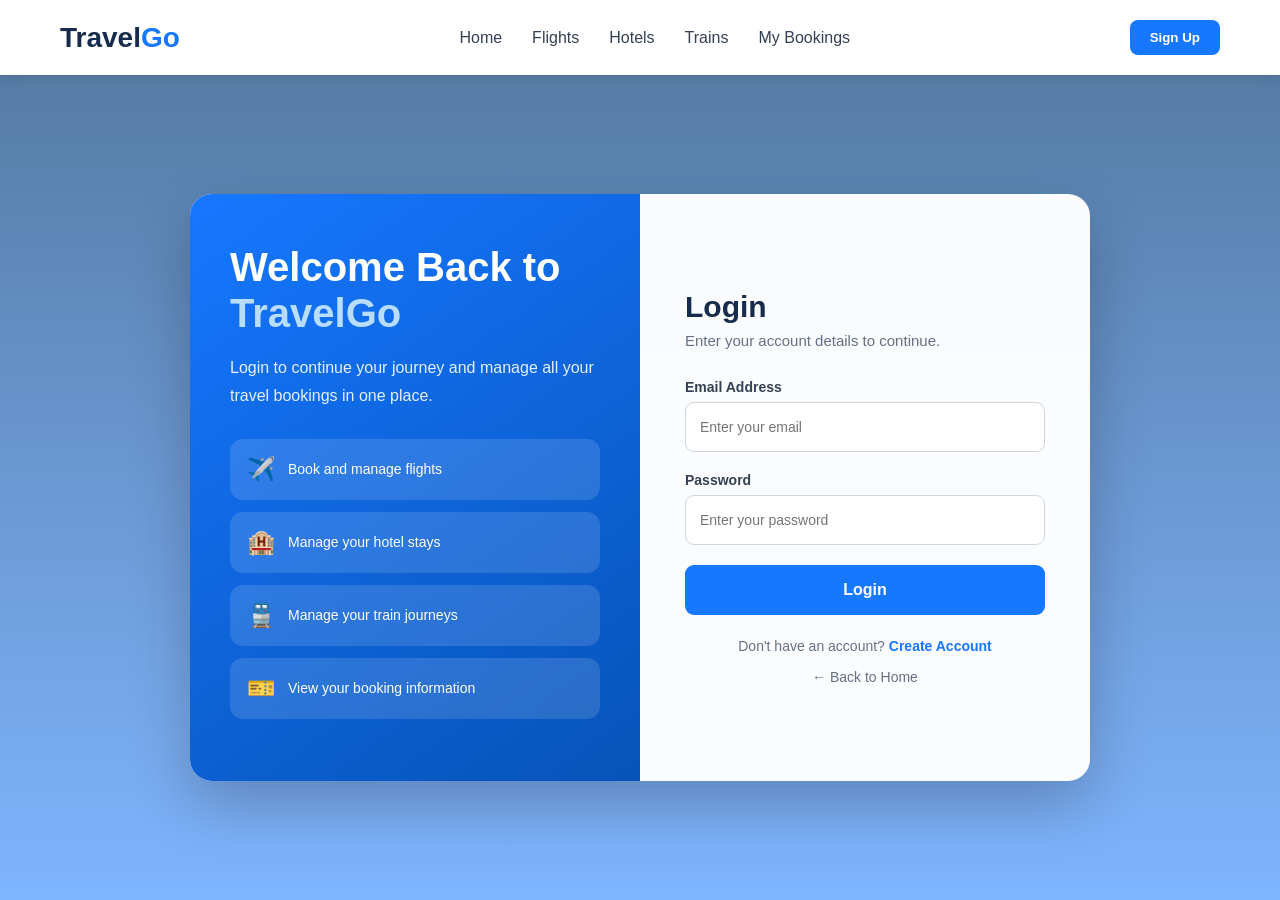
<file: login.html>
<!DOCTYPE html>
<html lang="en">

<head>

    <meta charset="UTF-8">

    <meta name="viewport"
          content="width=device-width, initial-scale=1.0">

    <title>TravelGo - Login</title>


    <style>

        * {
            margin: 0;
            padding: 0;
            box-sizing: border-box;
        }


        body {

            font-family:
                Arial,
                Helvetica,
                sans-serif;

            min-height: 100vh;

            background:
                linear-gradient(
                    rgba(15, 67, 120, 0.72),
                    rgba(22, 119, 255, 0.55)
                ),
                url("https://images.unsplash.com/photo-1488646953014-85cb44e25828?auto=format&fit=crop&w=1800&q=85");

            background-size: cover;

            background-position: center;

            background-attachment: fixed;

            color: #172b4d;
        }


        /* ================= NAVBAR ================= */

        .navbar {

            height: 75px;

            background: white;

            display: flex;

            align-items: center;

            justify-content: space-between;

            padding: 0 60px;

            box-shadow:
                0 2px 12px
                rgba(0,0,0,0.10);
        }


        .logo {

            font-size: 28px;

            font-weight: 700;

            color: #172b4d;
        }


        .logo span {

            color: #1677ff;
        }


        .nav-links {

            display: flex;

            gap: 30px;
        }


        .nav-links a {

            text-decoration: none;

            color: #344054;

            font-size: 16px;

            font-weight: 500;

            transition: 0.3s;
        }


        .nav-links a:hover {

            color: #1677ff;
        }


        .signup-nav-btn {

            border: none;

            background: #1677ff;

            color: white;

            padding: 10px 20px;

            border-radius: 8px;

            font-weight: 600;

            cursor: pointer;
        }


        /* ================= MAIN ================= */

        .login-page {

            min-height:
                calc(100vh - 75px);

            display: flex;

            align-items: center;

            justify-content: center;

            padding: 50px 20px;
        }


        .login-card {

            width: 100%;

            max-width: 900px;

            background: rgba(
                255,
                255,
                255,
                0.97
            );

            border-radius: 22px;

            overflow: hidden;

            display: grid;

            grid-template-columns:
                1fr
                1fr;

            box-shadow:
                0 25px 60px
                rgba(0,0,0,0.22);
        }


        /* ================= LEFT ================= */

        .login-info {

            background:
                linear-gradient(
                    145deg,
                    #1677ff,
                    #0753b8
                );

            color: white;

            padding: 50px 40px;

            display: flex;

            flex-direction: column;

            justify-content: center;
        }


        .login-info h1 {

            font-size: 40px;

            line-height: 1.15;

            margin-bottom: 18px;
        }


        .login-info h1 span {

            color: #b9ddff;
        }


        .login-info p {

            color: #e5f1ff;

            line-height: 1.7;

            margin-bottom: 30px;
        }


        .travel-highlight {

            background:
                rgba(255,255,255,0.13);

            border-radius: 13px;

            padding: 17px;

            margin-bottom: 12px;

            display: flex;

            align-items: center;

            gap: 12px;
        }


        .highlight-icon {

            font-size: 23px;
        }


        .travel-highlight span {

            font-size: 14px;

            color: white;
        }


        /* ================= FORM ================= */

        .login-form-area {

            padding: 50px 45px;

            display: flex;

            flex-direction: column;

            justify-content: center;
        }


        .login-form-area h2 {

            font-size: 30px;

            margin-bottom: 8px;
        }


        .login-subtitle {

            color: #667085;

            margin-bottom: 30px;

            font-size: 15px;
        }


        .form-group {

            margin-bottom: 20px;
        }


        .form-group label {

            display: block;

            font-size: 14px;

            font-weight: 600;

            color: #344054;

            margin-bottom: 7px;
        }


        .form-group input {

            width: 100%;

            height: 50px;

            border: 1px solid #d0d5dd;

            border-radius: 9px;

            padding: 0 14px;

            font-size: 14px;

            outline: none;

            transition: 0.2s;
        }


        .form-group input:focus {

            border-color: #1677ff;

            box-shadow:
                0 0 0 3px
                rgba(22,119,255,0.10);
        }


        .login-btn {

            width: 100%;

            height: 50px;

            border: none;

            border-radius: 9px;

            background: #1677ff;

            color: white;

            font-size: 16px;

            font-weight: 700;

            cursor: pointer;

            transition: 0.3s;
        }


        .login-btn:hover {

            background: #0b5ed7;

            transform: translateY(-1px);
        }


        .signup-text {

            text-align: center;

            margin-top: 23px;

            color: #667085;

            font-size: 14px;
        }


        .signup-text a {

            color: #1677ff;

            font-weight: 700;

            text-decoration: none;
        }


        .signup-text a:hover {

            text-decoration: underline;
        }


        .home-link {

            display: block;

            text-align: center;

            margin-top: 15px;

            color: #667085;

            text-decoration: none;

            font-size: 14px;
        }


        .home-link:hover {

            color: #1677ff;
        }


        /* ================= RESPONSIVE ================= */

        @media(max-width: 800px) {

            .navbar {

                height: auto;

                padding: 18px 25px;

                flex-wrap: wrap;

                gap: 15px;
            }


            .nav-links {

                display: none;
            }


            .login-page {

                padding: 30px 15px;
            }


            .login-card {

                grid-template-columns: 1fr;
            }


            .login-info {

                padding: 35px 30px;
            }


            .login-info h1 {

                font-size: 32px;
            }


            .login-form-area {

                padding: 35px 30px;
            }
        }


        @media(max-width: 450px) {

            .navbar {

                padding: 18px;
            }


            .login-info {

                padding: 30px 22px;
            }


            .login-form-area {

                padding: 30px 22px;
            }
        }

    </style>

</head>


<body>


<!-- ================= NAVBAR ================= -->

<header class="navbar">

    <div class="logo">

        Travel<span>Go</span>

    </div>


    <nav class="nav-links">

        <a href="index.html">
            Home
        </a>

        <a href="results.html">
            Flights
        </a>

        <a href="hotels.html">
            Hotels
        </a>

        <a href="trains.html">
            Trains
        </a>

        <a href="history.html">
            My Bookings
        </a>

    </nav>


    <button
        class="signup-nav-btn"
        onclick="window.location.href='signup.html'"
    >
        Sign Up
    </button>

</header>


<!-- ================= LOGIN ================= -->

<main class="login-page">


    <div class="login-card">


        <!-- LEFT -->

        <section class="login-info">

            <h1>

                Welcome Back to
                <span>TravelGo</span>

            </h1>


            <p>

                Login to continue your journey
                and manage all your travel
                bookings in one place.

            </p>


            <div class="travel-highlight">

                <div class="highlight-icon">
                    ✈️
                </div>

                <span>
                    Book and manage flights
                </span>

            </div>


            <div class="travel-highlight">

                <div class="highlight-icon">
                    🏨
                </div>

                <span>
                    Manage your hotel stays
                </span>

            </div>


            <div class="travel-highlight">

                <div class="highlight-icon">
                    🚆
                </div>

                <span>
                    Manage your train journeys
                </span>

            </div>


            <div class="travel-highlight">

                <div class="highlight-icon">
                    🎫
                </div>

                <span>
                    View your booking information
                </span>

            </div>

        </section>


        <!-- RIGHT -->

        <section class="login-form-area">

            <h2>
                Login
            </h2>


            <p class="login-subtitle">

                Enter your account details to continue.

            </p>


            <form id="loginForm">


                <!-- EMAIL -->

                <div class="form-group">

                    <label>
                        Email Address
                    </label>

                    <input
                        type="email"
                        id="email"
                        placeholder="Enter your email"
                        required
                    >

                </div>


                <!-- PASSWORD -->

                <div class="form-group">

                    <label>
                        Password
                    </label>

                    <input
                        type="password"
                        id="password"
                        placeholder="Enter your password"
                        required
                    >

                </div>


                <button
                    type="submit"
                    class="login-btn"
                >
                    Login
                </button>


            </form>


            <p class="signup-text">

                Don't have an account?

                <a href="signup.html">
                    Create Account
                </a>

            </p>


            <a
                href="index.html"
                class="home-link"
            >
                ← Back to Home
            </a>

        </section>

    </div>

</main>


<script>

    document.getElementById(
        "loginForm"
    ).addEventListener(
        "submit",
        function(event) {

            event.preventDefault();


            const email =
                document.getElementById(
                    "email"
                ).value.trim().toLowerCase();


            const password =
                document.getElementById(
                    "password"
                ).value;


            /* ================= ADMIN LOGIN ================= */

            if (
                email === "admin" &&
                password === "admin123"
            ) {

                localStorage.setItem(
                    "adminLoggedIn",
                    "true"
                );


                window.location.href =
                    "admin.html";

                return;
            }


            /* ================= NORMAL USER ================= */

            const savedEmail =
                (localStorage.getItem("userEmail") || "").trim().toLowerCase();


            const savedPassword =
                localStorage.getItem(
                    "userPassword"
                );


            const savedName =
                localStorage.getItem(
                    "userName"
                );


            if (
                email === savedEmail &&
                password === savedPassword
            ) {

                localStorage.setItem(
                    "loggedIn",
                    "true"
                );


                alert(
                    "Login successful!"
                );


                window.location.href =
                    "history.html";

            }

            else {

                alert(
                    "Invalid email or password."
                );

            }

        }
    );

</script>

</body>
</html>
</file>
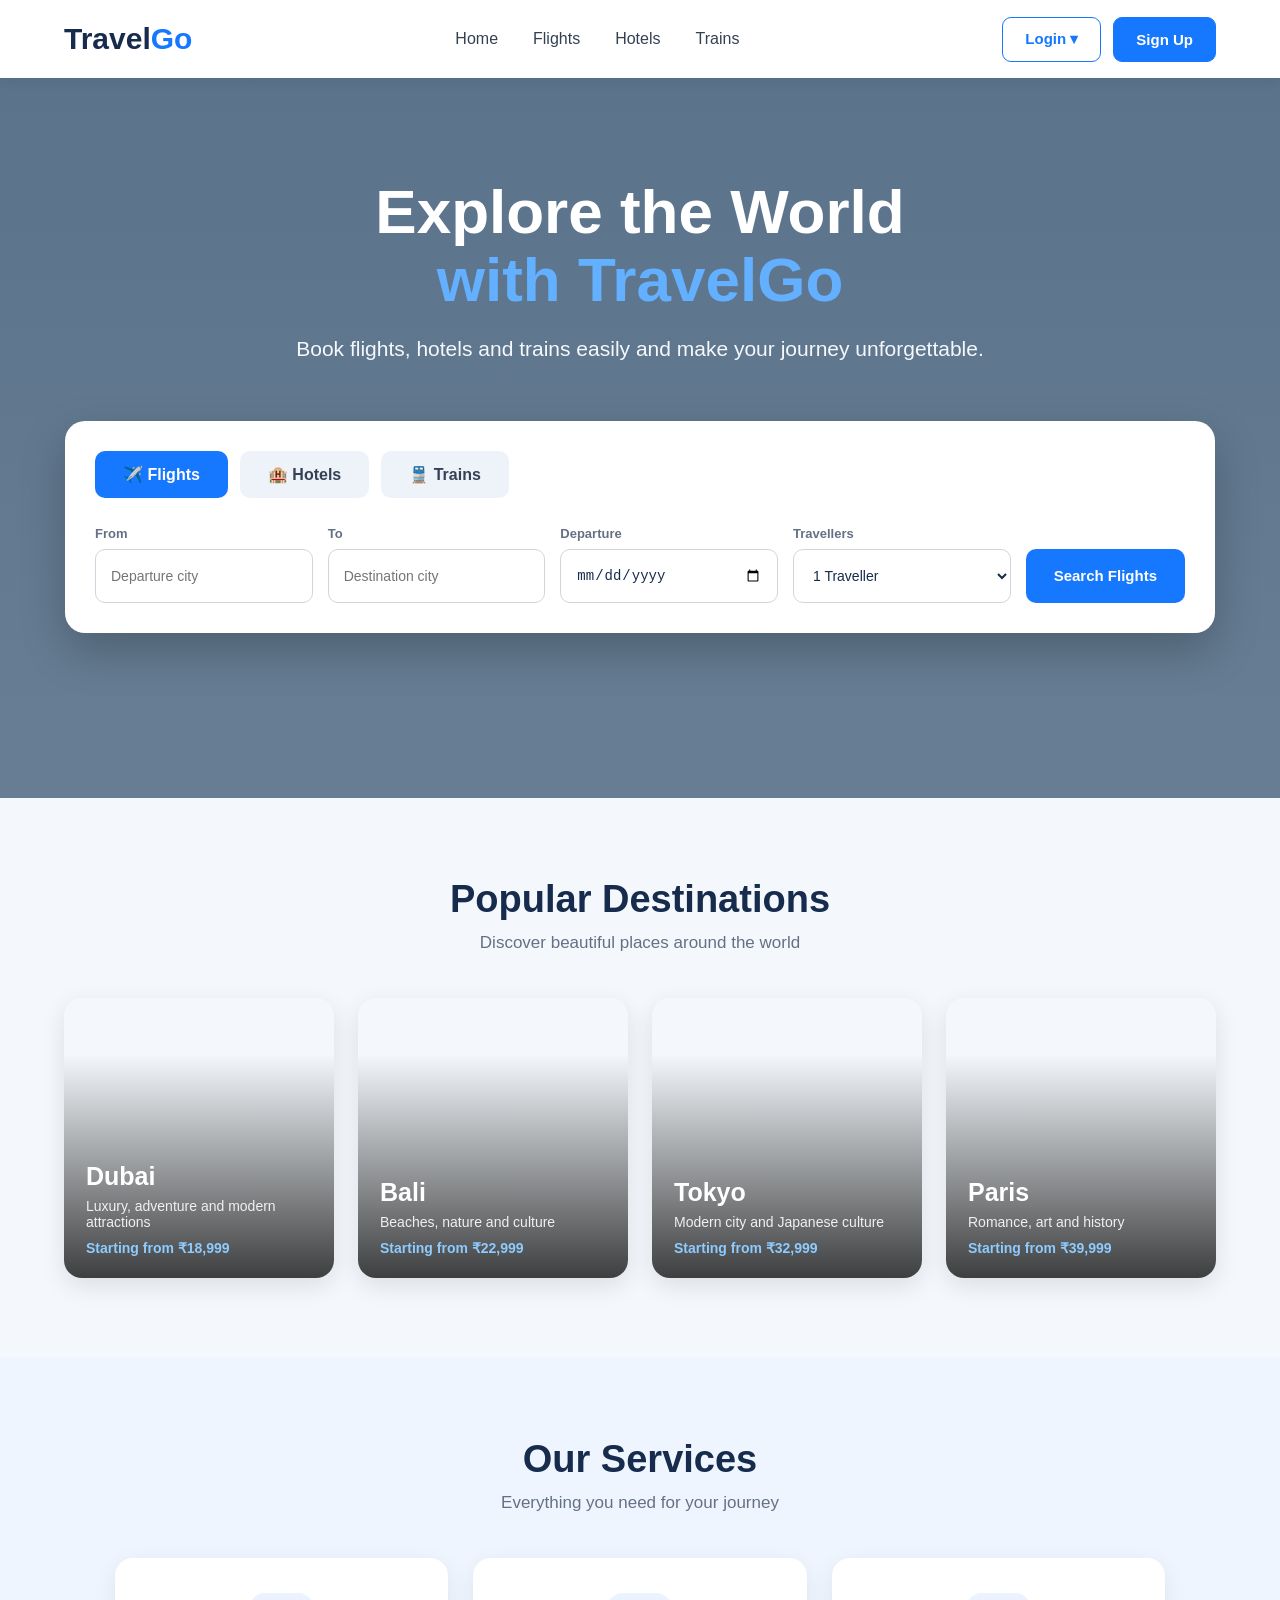
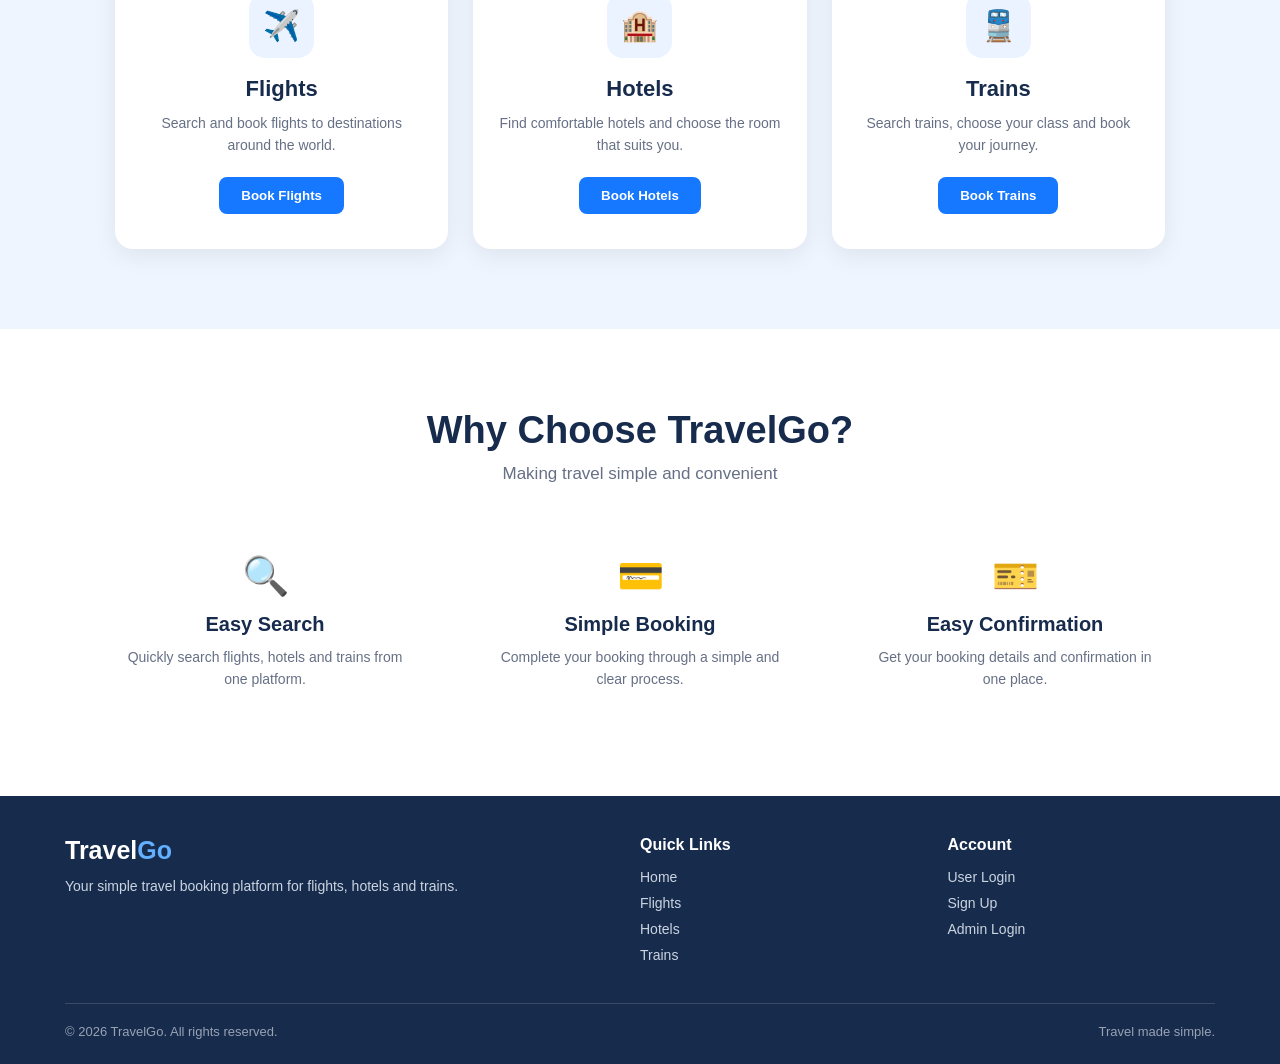
<file: payment.html>
<!DOCTYPE html>
<html lang="en">

<head>

    <meta charset="UTF-8">

    <meta name="viewport"
          content="width=device-width, initial-scale=1.0">

    <title>TravelGo - Payment</title>


    <style>

        * {
            margin: 0;
            padding: 0;
            box-sizing: border-box;
        }


        body {

            font-family:
                Arial,
                Helvetica,
                sans-serif;

            background: #f4f8fc;

            color: #172b4d;
        }


        /* ================= NAVBAR ================= */

        .navbar {

            height: 75px;

            background: white;

            display: flex;

            align-items: center;

            justify-content: space-between;

            padding: 0 60px;

            box-shadow:
                0 2px 12px
                rgba(0,0,0,0.08);

            position: sticky;

            top: 0;

            z-index: 100;
        }


        .logo {

            font-size: 28px;

            font-weight: 700;
        }


        .logo span {

            color: #1677ff;
        }


        .nav-links {

            display: flex;

            gap: 30px;
        }


        .nav-links a {

            text-decoration: none;

            color: #344054;

            font-size: 16px;

            font-weight: 500;
        }


        .nav-links a:hover {

            color: #1677ff;
        }


        .nav-buttons {

            display: flex;

            gap: 10px;
        }


        .login-btn,
        .signup-btn {

            padding: 10px 20px;

            border-radius: 8px;

            font-size: 15px;

            font-weight: 600;

            cursor: pointer;
        }


        .login-btn {

            background: white;

            border: 1px solid #1677ff;

            color: #1677ff;
        }


        .signup-btn {

            background: #1677ff;

            border: 1px solid #1677ff;

            color: white;
        }


        /* ================= HEADER ================= */

        .page-header {

            background:

                linear-gradient(
                    rgba(10,75,145,0.88),
                    rgba(10,75,145,0.88)
                ),

                url("https://images.unsplash.com/photo-1556742049-0cfed4f6a45d?auto=format&fit=crop&w=1600&q=80");

            background-size: cover;

            background-position: center;

            color: white;

            text-align: center;

            padding: 55px 20px;
        }


        .page-header h1 {

            font-size: 42px;

            margin-bottom: 10px;
        }


        .page-header p {

            font-size: 18px;
        }


        /* ================= MAIN ================= */

        .payment-container {

            max-width: 1050px;

            margin: 40px auto 70px;

            padding: 0 20px;

            display: grid;

            grid-template-columns:
                1.3fr
                0.7fr;

            gap: 25px;
        }


        /* ================= PAYMENT CARD ================= */

        .payment-card {

            background: white;

            border-radius: 18px;

            padding: 30px;

            box-shadow:
                0 8px 25px
                rgba(0,0,0,0.08);
        }


        .payment-card h2 {

            font-size: 25px;

            margin-bottom: 8px;
        }


        .payment-card > p {

            color: #667085;

            margin-bottom: 25px;
        }


        /* ================= METHODS ================= */

        .payment-methods {

            display: grid;

            grid-template-columns:
                repeat(3, 1fr);

            gap: 10px;

            margin-bottom: 25px;
        }


        .method {

            border: 1px solid #d0d5dd;

            background: white;

            padding: 14px;

            border-radius: 10px;

            cursor: pointer;

            text-align: center;

            font-weight: 600;

            color: #475467;
        }


        .method.active {

            border-color: #1677ff;

            background: #eef5ff;

            color: #1677ff;
        }


        /* ================= FORM ================= */

        .payment-section {

            display: none;
        }


        .payment-section.active {

            display: block;
        }


        .form-group {

            display: flex;

            flex-direction: column;

            gap: 7px;

            margin-bottom: 18px;
        }


        .form-group label {

            font-size: 14px;

            font-weight: 600;

            color: #344054;
        }


        .form-group input,
        .form-group select {

            height: 48px;

            border: 1px solid #d0d5dd;

            border-radius: 9px;

            padding: 0 14px;

            font-size: 14px;

            outline: none;
        }


        .form-group input:focus {

            border-color: #1677ff;

            box-shadow:
                0 0 0 3px
                rgba(22,119,255,0.1);
        }


        .two-columns {

            display: grid;

            grid-template-columns:
                1fr 1fr;

            gap: 15px;
        }


        .pay-btn {

            width: 100%;

            height: 50px;

            border: none;

            border-radius: 10px;

            background: #1677ff;

            color: white;

            font-size: 16px;

            font-weight: 700;

            cursor: pointer;

            margin-top: 10px;
        }


        .pay-btn:hover {

            background: #0b5ed7;
        }


        /* ================= BOOKING SUMMARY ================= */

        .summary-card {

            background: white;

            border-radius: 18px;

            padding: 25px;

            box-shadow:
                0 8px 25px
                rgba(0,0,0,0.08);

            height: fit-content;
        }


        .summary-card h2 {

            font-size: 22px;

            margin-bottom: 20px;
        }


        .booking-type {

            display: inline-block;

            background: #eaf3ff;

            color: #1677ff;

            padding: 7px 12px;

            border-radius: 20px;

            font-size: 12px;

            font-weight: 700;

            margin-bottom: 18px;
        }


        .summary-row {

            display: flex;

            justify-content: space-between;

            gap: 15px;

            padding: 12px 0;

            border-bottom:
                1px solid #eaecf0;

            font-size: 14px;
        }


        .summary-row span:first-child {

            color: #667085;
        }


        .summary-row span:last-child {

            text-align: right;

            font-weight: 600;
        }


        .total-row {

            margin-top: 15px;

            padding-top: 15px;

            border-top:
                2px solid #eaecf0;

            display: flex;

            justify-content: space-between;

            font-size: 18px;

            font-weight: 700;
        }


        .total-row span:last-child {

            color: #1677ff;
        }


        .demo-note {

            margin-top: 20px;

            padding: 12px;

            border-radius: 8px;

            background: #fff8e6;

            color: #8a6116;

            font-size: 12px;

            line-height: 1.5;
        }


        /* ================= FOOTER ================= */

        footer {

            background: #172b4d;

            color: white;

            text-align: center;

            padding: 25px;
        }


        /* ================= RESPONSIVE ================= */

        @media(max-width: 800px) {

            .navbar {

                padding: 15px 25px;

                height: auto;

                flex-wrap: wrap;

                gap: 15px;
            }


            .nav-links {

                order: 3;

                width: 100%;

                justify-content: center;
            }


            .payment-container {

                grid-template-columns: 1fr;
            }
        }


        @media(max-width: 550px) {

            .nav-buttons {

                display: none;
            }


            .page-header h1 {

                font-size: 32px;
            }


            .payment-methods {

                grid-template-columns: 1fr;
            }


            .two-columns {

                grid-template-columns: 1fr;
            }
        }

    </style>

</head>


<body>


<!-- ================= NAVBAR ================= -->

<header class="navbar">

    <div class="logo">
        Travel<span>Go</span>
    </div>


    <nav class="nav-links">

        <a href="index.html">Home</a>

        <a href="results.html">Flights</a>

        <a href="hotels.html">Hotels</a>

        <a href="trains.html">Trains</a>

    </nav>


    <div class="nav-buttons">

        <button
            class="login-btn"
            onclick="window.location.href='login.html'"
        >
            Login
        </button>


        <button
            class="signup-btn"
            onclick="window.location.href='signup.html'"
        >
            Sign Up
        </button>

    </div>

</header>


<!-- ================= HEADER ================= -->

<section class="page-header">

    <h1>
        Secure Payment
    </h1>

    <p>
        Complete your booking safely and easily
    </p>

</section>


<!-- ================= PAYMENT ================= -->

<main class="payment-container">


    <!-- PAYMENT CARD -->

    <section class="payment-card">

        <h2>
            Payment Details
        </h2>

        <p>
            Choose your preferred payment method.
        </p>


        <!-- METHODS -->

        <div class="payment-methods">

            <button
                class="method active"
                id="cardMethod"
                onclick="selectMethod('card')"
            >
                💳 Card
            </button>


            <button
                class="method"
                id="upiMethod"
                onclick="selectMethod('upi')"
            >
                📱 UPI
            </button>


            <button
                class="method"
                id="bankMethod"
                onclick="selectMethod('bank')"
            >
                🏦 Net Banking
            </button>

        </div>


        <!-- CARD -->

        <div
            class="payment-section active"
            id="cardSection"
        >

            <div class="form-group">

                <label>
                    Card Holder Name
                </label>

                <input
                    type="text"
                    id="cardName"
                    placeholder="Enter card holder name"
                >

            </div>


            <div class="form-group">

                <label>
                    Card Number
                </label>

                <input
                    type="text"
                    id="cardNumber"
                    maxlength="19"
                    placeholder="1234 5678 9012 3456"
                >

            </div>


            <div class="two-columns">

                <div class="form-group">

                    <label>
                        Expiry Date
                    </label>

                    <input
                        type="text"
                        id="expiry"
                        placeholder="MM/YY"
                    >

                </div>


                <div class="form-group">

                    <label>
                        CVV
                    </label>

                    <input
                        type="password"
                        id="cvv"
                        maxlength="3"
                        placeholder="123"
                    >

                </div>

            </div>

        </div>


        <!-- UPI -->

        <div
            class="payment-section"
            id="upiSection"
        >

            <div class="form-group">

                <label>
                    UPI ID
                </label>

                <input
                    type="text"
                    id="upiId"
                    placeholder="example@upi"
                >

            </div>

        </div>


        <!-- BANK -->

        <div
            class="payment-section"
            id="bankSection"
        >

            <div class="form-group">

                <label>
                    Select Bank
                </label>

                <select id="bankName">

                    <option value="">
                        Select your bank
                    </option>

                    <option>
                        State Bank of India
                    </option>

                    <option>
                        HDFC Bank
                    </option>

                    <option>
                        ICICI Bank
                    </option>

                    <option>
                        Axis Bank
                    </option>

                    <option>
                        Kotak Mahindra Bank
                    </option>

                </select>

            </div>

        </div>


        <button
            class="pay-btn"
            onclick="makePayment()"
        >
            Pay Now
        </button>

    </section>


    <!-- SUMMARY -->

    <aside class="summary-card">

        <h2>
            Booking Summary
        </h2>


        <span
            class="booking-type"
            id="bookingTypeDisplay"
        >
            BOOKING
        </span>


        <div id="summaryDetails">
        </div>


        <div class="total-row">

            <span>
                Total
            </span>

            <span id="totalPrice">
                ₹0
            </span>

        </div>


        <div class="demo-note">

            <strong>Demo Payment:</strong>

            This is a frontend project.
            No real money will be charged.

            For UPI testing you can use:
            <strong>test@upi</strong>

        </div>

    </aside>

</main>


<footer>

    © 2026 TravelGo. All rights reserved.

</footer>


<script>

    /* ================= BOOKING TYPE ================= */

    const bookingType =
        localStorage.getItem("bookingType");


    if (
        bookingType !== "flight" &&
        bookingType !== "hotel" &&
        bookingType !== "train"
    ) {

        alert(
            "No booking selected."
        );

        window.location.href =
            "index.html";
    }


    /* ================= SUMMARY ================= */

    const summary =
        document.getElementById(
            "summaryDetails"
        );

    const typeDisplay =
        document.getElementById(
            "bookingTypeDisplay"
        );

    const totalPrice =
        document.getElementById(
            "totalPrice"
        );


    let price = "₹0";


    if (bookingType === "flight") {

        typeDisplay.textContent =
            "✈ FLIGHT";

        const airline =
            localStorage.getItem(
                "selectedAirline"
            ) || "-";

        const from =
            localStorage.getItem(
                "travelFrom"
            ) || "-";

        const to =
            localStorage.getItem(
                "travelTo"
            ) || "-";

        const date =
            localStorage.getItem(
                "travelDeparture"
            ) || "-";

        const travellers =
            localStorage.getItem(
                "travelTravellers"
            ) || "1";

        price =
            localStorage.getItem(
                "selectedPrice"
            ) || "₹0";


        summary.innerHTML = `

            <div class="summary-row">
                <span>Airline</span>
                <span>${airline}</span>
            </div>

            <div class="summary-row">
                <span>Route</span>
                <span>${from} → ${to}</span>
            </div>

            <div class="summary-row">
                <span>Departure</span>
                <span>${date}</span>
            </div>

            <div class="summary-row">
                <span>Travellers</span>
                <span>${travellers}</span>
            </div>

        `;

    }


    else if (bookingType === "hotel") {

        typeDisplay.textContent =
            "🏨 HOTEL";

        const hotel =
            localStorage.getItem(
                "selectedHotel"
            ) || "-";

        const room =
            localStorage.getItem(
                "selectedRoomType"
            ) || "-";

        const destination =
            localStorage.getItem(
                "hotelDestination"
            ) || "-";

        const checkIn =
            localStorage.getItem(
                "hotelCheckIn"
            ) || "-";

        const checkOut =
            localStorage.getItem(
                "hotelCheckOut"
            ) || "-";

        const guests =
            localStorage.getItem(
                "hotelGuests"
            ) || "1";

        price =
            localStorage.getItem(
                "selectedHotelPrice"
            ) || "₹0";


        summary.innerHTML = `

            <div class="summary-row">
                <span>Hotel</span>
                <span>${hotel}</span>
            </div>

            <div class="summary-row">
                <span>Room</span>
                <span>${room}</span>
            </div>

            <div class="summary-row">
                <span>Destination</span>
                <span>${destination}</span>
            </div>

            <div class="summary-row">
                <span>Check-in</span>
                <span>${checkIn}</span>
            </div>

            <div class="summary-row">
                <span>Check-out</span>
                <span>${checkOut}</span>
            </div>

            <div class="summary-row">
                <span>Guests</span>
                <span>${guests}</span>
            </div>

        `;

    }


    else if (bookingType === "train") {

        typeDisplay.textContent =
            "🚆 TRAIN";

        const train =
            localStorage.getItem(
                "selectedTrain"
            ) || "-";

        const from =
            localStorage.getItem(
                "trainFrom"
            ) || "-";

        const to =
            localStorage.getItem(
                "trainTo"
            ) || "-";

        const trainClass =
            localStorage.getItem(
                "selectedTrainClass"
            ) || "-";

        const date =
            localStorage.getItem(
                "trainDate"
            ) || "-";

        const passengers =
            localStorage.getItem(
                "trainPassengers"
            ) || "1";

        price =
            localStorage.getItem(
                "selectedTrainPrice"
            ) || "₹0";


        summary.innerHTML = `

            <div class="summary-row">
                <span>Train</span>
                <span>${train}</span>
            </div>

            <div class="summary-row">
                <span>Route</span>
                <span>${from} → ${to}</span>
            </div>

            <div class="summary-row">
                <span>Class</span>
                <span>${trainClass}</span>
            </div>

            <div class="summary-row">
                <span>Journey Date</span>
                <span>${date}</span>
            </div>

            <div class="summary-row">
                <span>Passengers</span>
                <span>${passengers}</span>
            </div>

        `;

    }


    totalPrice.textContent =
        price;


    /* ================= PAYMENT METHOD ================= */

    function selectMethod(method) {

        document
            .querySelectorAll(".method")
            .forEach(function(button) {

                button.classList.remove(
                    "active"
                );

            });


        document
            .querySelectorAll(
                ".payment-section"
            )
            .forEach(function(section) {

                section.classList.remove(
                    "active"
                );

            });


        if (method === "card") {

            document
                .getElementById("cardMethod")
                .classList.add("active");

            document
                .getElementById("cardSection")
                .classList.add("active");

        }


        else if (method === "upi") {

            document
                .getElementById("upiMethod")
                .classList.add("active");

            document
                .getElementById("upiSection")
                .classList.add("active");

        }


        else {

            document
                .getElementById("bankMethod")
                .classList.add("active");

            document
                .getElementById("bankSection")
                .classList.add("active");

        }

    }


    /* ================= PAYMENT ================= */

    function makePayment() {


        const activeMethod =
            document.querySelector(
                ".method.active"
            );


        let paymentMethod = "Card";


        if (
            activeMethod &&
            activeMethod.id === "upiMethod"
        ) {

            paymentMethod = "UPI";

        }


        else if (
            activeMethod &&
            activeMethod.id === "bankMethod"
        ) {

            paymentMethod =
                "Net Banking";

        }


        /* CARD VALIDATION */

        if (paymentMethod === "Card") {

            const cardName =
                document.getElementById(
                    "cardName"
                ).value.trim();

            const cardNumber =
                document.getElementById(
                    "cardNumber"
                ).value.trim();

            const expiry =
                document.getElementById(
                    "expiry"
                ).value.trim();

            const cvv =
                document.getElementById(
                    "cvv"
                ).value.trim();


            if (
                cardName === "" ||
                cardNumber === "" ||
                expiry === "" ||
                cvv === ""
            ) {

                alert(
                    "Please enter all card details."
                );

                return;
            }

        }


        /* UPI VALIDATION */

        if (paymentMethod === "UPI") {

            const upi =
                document.getElementById(
                    "upiId"
                ).value.trim();


            if (
                upi === "" ||
                !upi.includes("@")
            ) {

                alert(
                    "Please enter a valid UPI ID."
                );

                return;
            }

        }


        /* BANK VALIDATION */

        if (paymentMethod === "Net Banking") {

            const bank =
                document.getElementById(
                    "bankName"
                ).value;


            if (bank === "") {

                alert(
                    "Please select your bank."
                );

                return;
            }

        }


        /* ================= BOOKING ID ================= */

        const randomNumber =
            Math.floor(
                100000 +
                Math.random() * 900000
            );


        const bookingId =
            "TG2026" + randomNumber;


        /* ================= CUSTOMER ================= */

        const customerName =
            localStorage.getItem(
                "passengerName"
            ) ||
            localStorage.getItem(
                "userName"
            ) ||
            "Guest";


        const customerEmail =
            localStorage.getItem(
                "passengerEmail"
            ) ||
            localStorage.getItem(
                "userEmail"
            ) ||
            "-";


        const customerPhone =
            localStorage.getItem(
                "passengerPhone"
            ) || "-";


        const customerAge =
            localStorage.getItem(
                "passengerAge"
            ) || "-";


        const customerGender =
            localStorage.getItem(
                "passengerGender"
            ) || "-";


        const customerCity =
            localStorage.getItem(
                "passengerCity"
            ) || "-";


        /* ================= BOOKING OBJECT ================= */

        let booking = {

            id: bookingId,

            customer: customerName,

            email: customerEmail,

            phone: customerPhone,

            age: customerAge,

            gender: customerGender,

            city: customerCity,

            type: bookingType,

            paymentMethod:
                paymentMethod,

            status:
                "Confirmed",

            dateCreated:
                new Date().toLocaleString()

        };


        /* ================= FLIGHT ================= */

        if (bookingType === "flight") {

            booking.airline =
                localStorage.getItem(
                    "selectedAirline"
                ) || "-";

            booking.from =
                localStorage.getItem(
                    "travelFrom"
                ) || "-";

            booking.to =
                localStorage.getItem(
                    "travelTo"
                ) || "-";

            booking.travelDate =
                localStorage.getItem(
                    "travelDeparture"
                ) || "-";

            booking.travellers =
                localStorage.getItem(
                    "travelTravellers"
                ) || "1";

            booking.price =
                localStorage.getItem(
                    "selectedPrice"
                ) || "₹0";

            booking.details =
                booking.airline +
                " | " +
                booking.from +
                " → " +
                booking.to;

        }


        /* ================= HOTEL ================= */

        else if (bookingType === "hotel") {

            booking.hotel =
                localStorage.getItem(
                    "selectedHotel"
                ) || "-";

            booking.room =
                localStorage.getItem(
                    "selectedRoomType"
                ) || "-";

            booking.destination =
                localStorage.getItem(
                    "hotelDestination"
                ) || "-";

            booking.checkIn =
                localStorage.getItem(
                    "hotelCheckIn"
                ) || "-";

            booking.checkOut =
                localStorage.getItem(
                    "hotelCheckOut"
                ) || "-";

            booking.guests =
                localStorage.getItem(
                    "hotelGuests"
                ) || "1";

            booking.price =
                localStorage.getItem(
                    "selectedHotelPrice"
                ) || "₹0";

            booking.details =
                booking.hotel +
                " | " +
                booking.room;

        }


        /* ================= TRAIN ================= */

        else if (bookingType === "train") {

            booking.train =
                localStorage.getItem(
                    "selectedTrain"
                ) || "-";

            booking.from =
                localStorage.getItem(
                    "trainFrom"
                ) || "-";

            booking.to =
                localStorage.getItem(
                    "trainTo"
                ) || "-";

            booking.trainClass =
                localStorage.getItem(
                    "selectedTrainClass"
                ) || "-";

            booking.journeyDate =
                localStorage.getItem(
                    "trainDate"
                ) || "-";

            booking.passengers =
                localStorage.getItem(
                    "trainPassengers"
                ) || "1";

            booking.availability =
                localStorage.getItem(
                    "trainAvailability"
                ) || "Available";

            booking.price =
                localStorage.getItem(
                    "selectedTrainPrice"
                ) || "₹0";

            booking.details =
                booking.train +
                " | " +
                booking.from +
                " → " +
                booking.to;

        }


        /* ================= SAVE ALL BOOKINGS ================= */

        let allBookings = [];

        const existingBookings =
            localStorage.getItem(
                "allBookings"
            );


        if (existingBookings) {

            try {

                allBookings =
                    JSON.parse(
                        existingBookings
                    );

            }

            catch(error) {

                allBookings = [];

            }

        }


        allBookings.push(
            booking
        );


        localStorage.setItem(
            "allBookings",
            JSON.stringify(
                allBookings
            )
        );


        /* ================= SAVE TO USER BOOKING HISTORY ================= */

        // Use the signed-in account email so the ticket appears in that user's login.
        const historyEmail = (
            localStorage.getItem("userEmail") || customerEmail || ""
        ).trim().toLowerCase();

        if (historyEmail) {
            let bookingsByUser = {};
            try {
                bookingsByUser = JSON.parse(localStorage.getItem("bookingsByUser") || "{}");
            } catch (error) {
                bookingsByUser = {};
            }

            if (!Array.isArray(bookingsByUser[historyEmail])) {
                bookingsByUser[historyEmail] = [];
            }

            const historyRecord = {
                id: bookingId,
                type: bookingType,
                status: "Confirmed",
                customerName,
                customerEmail: historyEmail,
                customerPhone,
                price: booking.price || "₹0",
                bookedAt: new Date().toISOString(),
                details: {}
            };

            if (bookingType === "flight") {
                historyRecord.details = {
                    airline: booking.airline,
                    from: booking.from,
                    to: booking.to,
                    date: booking.travelDate,
                    travellers: booking.travellers
                };
            } else if (bookingType === "hotel") {
                historyRecord.details = {
                    hotel: booking.hotel,
                    room: booking.room,
                    destination: booking.destination,
                    checkIn: booking.checkIn,
                    checkOut: booking.checkOut,
                    guests: booking.guests
                };
            } else if (bookingType === "train") {
                historyRecord.details = {
                    train: booking.train,
                    from: booking.from,
                    to: booking.to,
                    travelClass: booking.trainClass,
                    date: booking.journeyDate,
                    passengers: booking.passengers
                };
            }

            if (!bookingsByUser[historyEmail].some(item => item.id === bookingId)) {
                bookingsByUser[historyEmail].unshift(historyRecord);
            }
            localStorage.setItem("bookingsByUser", JSON.stringify(bookingsByUser));
        }

        /* ================= CURRENT BOOKING ================= */

        localStorage.setItem(
            "bookingId",
            bookingId
        );

        localStorage.setItem(
            "bookingStatus",
            "Confirmed"
        );


        alert(
            "Payment successful!\n\nBooking ID: " +
            bookingId
        );


        window.location.href =
            "confirmation.html";

    }

</script>

</body>
</html>
</file>
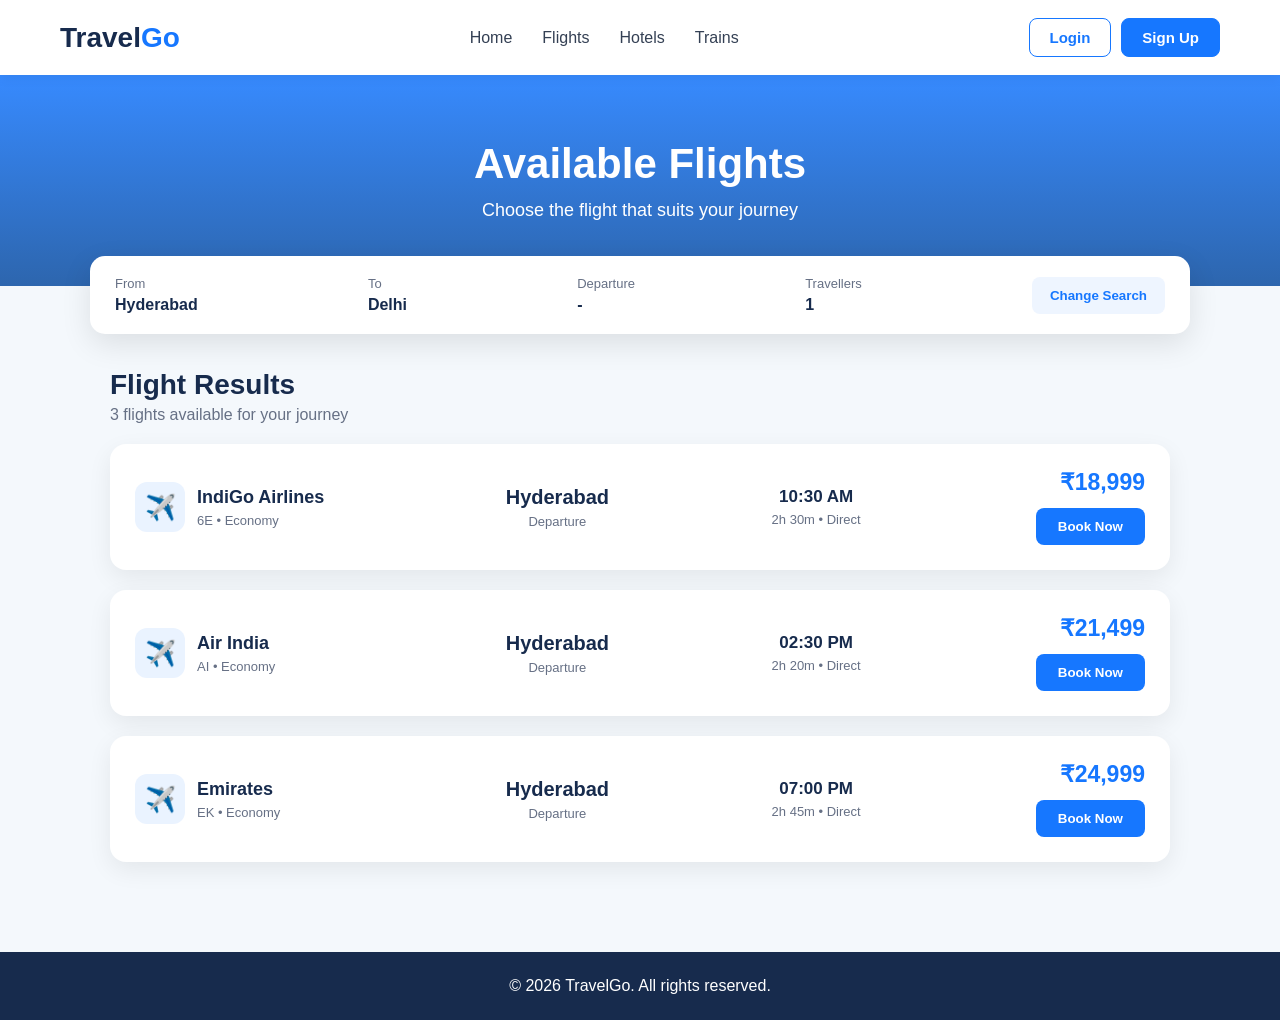
<file: results.html>
<!DOCTYPE html>
<html lang="en">
<head>
    <meta charset="UTF-8">
    <meta name="viewport" content="width=device-width, initial-scale=1.0">

    <title>TravelGo - Flight Results</title>

    <style>
        * {
            margin: 0;
            padding: 0;
            box-sizing: border-box;
        }

        body {
            font-family: Arial, Helvetica, sans-serif;
            background: #f4f8fc;
            color: #172b4d;
        }

        /* NAVBAR */

        .navbar {
            height: 75px;
            background: white;

            display: flex;
            align-items: center;
            justify-content: space-between;

            padding: 0 60px;

            box-shadow: 0 2px 12px rgba(0,0,0,0.08);

            position: sticky;
            top: 0;
            z-index: 100;
        }

        .logo {
            font-size: 28px;
            font-weight: 700;
        }

        .logo span {
            color: #1677ff;
        }

        .nav-links {
            display: flex;
            gap: 30px;
        }

        .nav-links a {
            text-decoration: none;
            color: #344054;
            font-size: 16px;
            font-weight: 500;
        }

        .nav-links a:hover {
            color: #1677ff;
        }

        .nav-buttons {
            display: flex;
            gap: 10px;
        }

        .login-btn,
        .signup-btn {
            padding: 10px 20px;
            border-radius: 8px;
            cursor: pointer;
            font-size: 15px;
            font-weight: 600;
        }

        .login-btn {
            background: white;
            border: 1px solid #1677ff;
            color: #1677ff;
        }

        .signup-btn {
            background: #1677ff;
            border: 1px solid #1677ff;
            color: white;
        }

        /* PAGE HEADER */

        .page-header {
            background:
                linear-gradient(
                    rgba(22,119,255,0.85),
                    rgba(10,76,160,0.85)
                ),
                url("https://images.unsplash.com/photo-1436491865332-7a61a109cc05?auto=format&fit=crop&w=1600&q=80");

            background-size: cover;
            background-position: center;

            color: white;

            text-align: center;

            padding: 65px 20px;
        }

        .page-header h1 {
            font-size: 42px;
            margin-bottom: 12px;
        }

        .page-header p {
            font-size: 18px;
        }

        /* SEARCH SUMMARY */

        .search-summary {
            max-width: 1100px;
            margin: -30px auto 35px;

            background: white;

            border-radius: 15px;

            padding: 20px 25px;

            display: flex;
            justify-content: space-between;
            align-items: center;

            box-shadow: 0 10px 30px rgba(0,0,0,0.1);

            position: relative;
        }

        .summary-item {
            display: flex;
            flex-direction: column;
            gap: 5px;
        }

        .summary-item small {
            color: #667085;
            font-size: 13px;
        }

        .summary-item strong {
            font-size: 16px;
        }

        .change-search {
            background: #eef5ff;
            color: #1677ff;

            border: none;

            padding: 11px 18px;

            border-radius: 8px;

            cursor: pointer;

            font-weight: 600;
        }

        /* RESULTS */

        .results-section {
            max-width: 1100px;
            margin: 0 auto;

            padding: 0 20px 70px;
        }

        .results-title {
            margin-bottom: 20px;
        }

        .results-title h2 {
            font-size: 28px;
            margin-bottom: 5px;
        }

        .results-title p {
            color: #667085;
        }

        /* FLIGHT CARD */

        .flight-card {
            background: white;

            border-radius: 16px;

            margin-bottom: 20px;

            padding: 25px;

            display: grid;

            grid-template-columns:
                1.2fr
                1fr
                1fr
                0.8fr;

            align-items: center;

            gap: 25px;

            box-shadow: 0 8px 25px rgba(0,0,0,0.07);

            transition: 0.3s;
        }

        .flight-card:hover {
            transform: translateY(-4px);

            box-shadow: 0 14px 35px rgba(0,0,0,0.12);
        }

        .airline {
            display: flex;
            align-items: center;
            gap: 12px;
        }

        .airline-icon {
            width: 50px;
            height: 50px;

            border-radius: 12px;

            background: #eaf3ff;

            display: flex;
            align-items: center;
            justify-content: center;

            font-size: 25px;
        }

        .airline h3 {
            font-size: 18px;
            margin-bottom: 5px;
        }

        .airline p {
            font-size: 13px;
            color: #667085;
        }

        .route {
            text-align: center;
        }

        .route strong {
            font-size: 20px;
        }

        .route span {
            display: block;
            color: #667085;
            margin-top: 5px;
            font-size: 13px;
        }

        .flight-time {
            text-align: center;
        }

        .flight-time strong {
            font-size: 17px;
        }

        .flight-time span {
            display: block;
            color: #667085;
            font-size: 13px;
            margin-top: 5px;
        }

        .price-box {
            text-align: right;
        }

        .price {
            font-size: 23px;
            font-weight: 700;
            color: #1677ff;

            margin-bottom: 12px;
        }

        .book-btn {
            border: none;

            background: #1677ff;
            color: white;

            padding: 11px 22px;

            border-radius: 8px;

            font-weight: 600;

            cursor: pointer;
        }

        .book-btn:hover {
            background: #0b5ed7;
        }

        /* FOOTER */

        footer {
            background: #172b4d;
            color: white;

            text-align: center;

            padding: 25px;
        }

        /* RESPONSIVE */

        @media(max-width: 850px) {

            .navbar {
                padding: 15px 25px;
                height: auto;
                flex-wrap: wrap;
                gap: 15px;
            }

            .nav-links {
                order: 3;
                width: 100%;
                justify-content: center;
            }

            .search-summary {
                margin: 20px;
                flex-wrap: wrap;
                gap: 20px;
            }

            .flight-card {
                grid-template-columns: 1fr;
                text-align: center;
            }

            .airline {
                justify-content: center;
            }

            .price-box {
                text-align: center;
            }
        }

        @media(max-width: 500px) {

            .page-header h1 {
                font-size: 32px;
            }

            .nav-buttons {
                display: none;
            }

            .nav-links {
                gap: 15px;
            }
        }
    </style>
</head>

<body>

<!-- NAVBAR -->

<header class="navbar">

    <div class="logo">
        Travel<span>Go</span>
    </div>

    <nav class="nav-links">
        <a href="index.html">Home</a>
        <a href="results.html">Flights</a>
        <a href="hotels.html">Hotels</a>
        <a href="trains.html">Trains</a>
    </nav>

    <div class="nav-buttons">

        <button
            class="login-btn"
            onclick="window.location.href='login.html'"
        >
            Login
        </button>

        <button
            class="signup-btn"
            onclick="window.location.href='signup.html'"
        >
            Sign Up
        </button>

    </div>

</header>


<!-- HEADER -->

<section class="page-header">

    <h1>Available Flights</h1>

    <p>
        Choose the flight that suits your journey
    </p>

</section>


<!-- SEARCH SUMMARY -->

<div class="search-summary">

    <div class="summary-item">
        <small>From</small>
        <strong id="fromDisplay">-</strong>
    </div>

    <div class="summary-item">
        <small>To</small>
        <strong id="toDisplay">-</strong>
    </div>

    <div class="summary-item">
        <small>Departure</small>
        <strong id="dateDisplay">-</strong>
    </div>

    <div class="summary-item">
        <small>Travellers</small>
        <strong id="travellersDisplay">1</strong>
    </div>

    <button
        class="change-search"
        onclick="window.location.href='index.html'"
    >
        Change Search
    </button>

</div>


<!-- FLIGHT RESULTS -->

<section class="results-section">

    <div class="results-title">

        <h2>Flight Results</h2>

        <p>
            3 flights available for your journey
        </p>

    </div>


    <!-- FLIGHT 1 -->

    <div class="flight-card">

        <div class="airline">

            <div class="airline-icon">
                ✈️
            </div>

            <div>

                <h3>IndiGo Airlines</h3>

                <p>6E • Economy</p>

            </div>

        </div>


        <div class="route">

            <strong id="flightFrom1">
                Hyderabad
            </strong>

            <span>Departure</span>

        </div>


        <div class="flight-time">

            <strong>10:30 AM</strong>

            <span>2h 30m • Direct</span>

        </div>


        <div class="price-box">

            <div class="price">
                ₹18,999
            </div>

            <button
                class="book-btn"
                onclick="bookFlight('IndiGo Airlines', '₹18,999')"
            >
                Book Now
            </button>

        </div>

    </div>


    <!-- FLIGHT 2 -->

    <div class="flight-card">

        <div class="airline">

            <div class="airline-icon">
                ✈️
            </div>

            <div>

                <h3>Air India</h3>

                <p>AI • Economy</p>

            </div>

        </div>


        <div class="route">

            <strong id="flightFrom2">
                Hyderabad
            </strong>

            <span>Departure</span>

        </div>


        <div class="flight-time">

            <strong>02:30 PM</strong>

            <span>2h 20m • Direct</span>

        </div>


        <div class="price-box">

            <div class="price">
                ₹21,499
            </div>

            <button
                class="book-btn"
                onclick="bookFlight('Air India', '₹21,499')"
            >
                Book Now
            </button>

        </div>

    </div>


    <!-- FLIGHT 3 -->

    <div class="flight-card">

        <div class="airline">

            <div class="airline-icon">
                ✈️
            </div>

            <div>

                <h3>Emirates</h3>

                <p>EK • Economy</p>

            </div>

        </div>


        <div class="route">

            <strong id="flightFrom3">
                Hyderabad
            </strong>

            <span>Departure</span>

        </div>


        <div class="flight-time">

            <strong>07:00 PM</strong>

            <span>2h 45m • Direct</span>

        </div>


        <div class="price-box">

            <div class="price">
                ₹24,999
            </div>

            <button
                class="book-btn"
                onclick="bookFlight('Emirates', '₹24,999')"
            >
                Book Now
            </button>

        </div>

    </div>

</section>


<footer>

    © 2026 TravelGo. All rights reserved.

</footer>


<script>

    /* LOAD SEARCH DATA */

    const from =
        localStorage.getItem("travelFrom") ||
        "Hyderabad";

    const to =
        localStorage.getItem("travelTo") ||
        "Delhi";

    const departure =
        localStorage.getItem("travelDeparture") ||
        "-";

    const travellers =
        localStorage.getItem("travelTravellers") ||
        "1";


    document.getElementById("fromDisplay").textContent =
        from;

    document.getElementById("toDisplay").textContent =
        to;

    document.getElementById("dateDisplay").textContent =
        departure;

    document.getElementById("travellersDisplay").textContent =
        travellers;


    document.getElementById("flightFrom1").textContent =
        from;

    document.getElementById("flightFrom2").textContent =
        from;

    document.getElementById("flightFrom3").textContent =
        from;


    /* BOOK FLIGHT */

    function bookFlight(airline, price) {

        localStorage.setItem(
            "bookingType",
            "flight"
        );

        localStorage.setItem(
            "selectedAirline",
            airline
        );

        localStorage.setItem(
            "selectedPrice",
            price
        );


        /* Clear hotel data */

        localStorage.removeItem("selectedHotel");
        localStorage.removeItem("selectedRoomType");
        localStorage.removeItem("selectedHotelPrice");
        localStorage.removeItem("hotelDestination");
        localStorage.removeItem("hotelCheckIn");
        localStorage.removeItem("hotelCheckOut");
        localStorage.removeItem("hotelGuests");


        /* Clear train data */

        localStorage.removeItem("selectedTrain");
        localStorage.removeItem("selectedTrainClass");
        localStorage.removeItem("selectedTrainPrice");
        localStorage.removeItem("trainAvailability");
        localStorage.removeItem("trainFrom");
        localStorage.removeItem("trainTo");
        localStorage.removeItem("trainDate");
        localStorage.removeItem("trainPassengers");


        /* Clear old booking */

        localStorage.removeItem("bookingId");
        localStorage.removeItem("bookingStatus");


        window.location.href =
            "booking.html";
    }

</script>

</body>
</html>
</file>
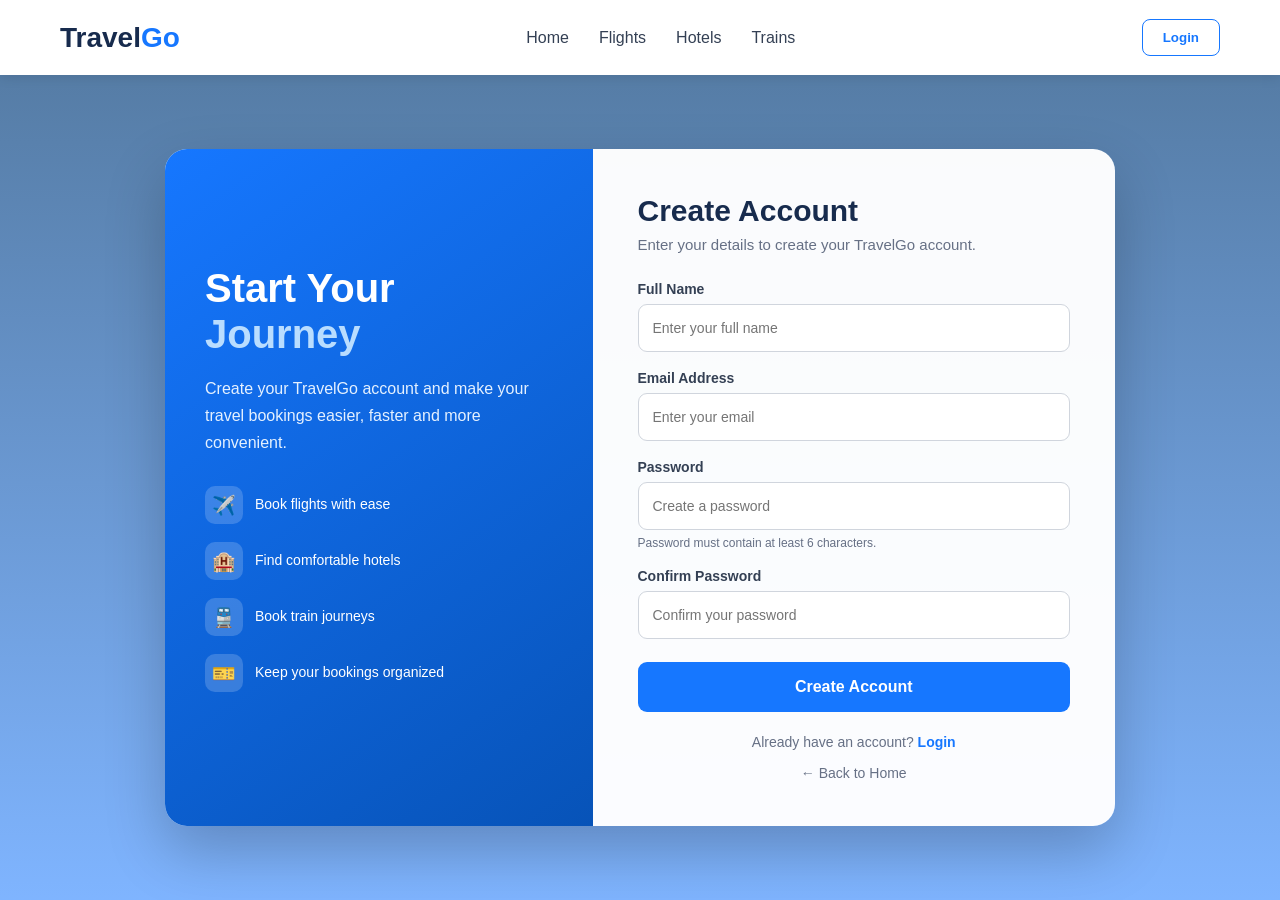
<file: signup.html>
<!DOCTYPE html>
<html lang="en">

<head>

    <meta charset="UTF-8">

    <meta name="viewport"
          content="width=device-width, initial-scale=1.0">

    <title>TravelGo - Sign Up</title>


    <style>

        * {
            margin: 0;
            padding: 0;
            box-sizing: border-box;
        }


        body {

            font-family:
                Arial,
                Helvetica,
                sans-serif;

            min-height: 100vh;

            background:
                linear-gradient(
                    rgba(15, 67, 120, 0.72),
                    rgba(22, 119, 255, 0.55)
                ),
                url("https://images.unsplash.com/photo-1500530855697-b586d89ba3ee?auto=format&fit=crop&w=1800&q=85");

            background-size: cover;

            background-position: center;

            background-attachment: fixed;

            color: #172b4d;
        }


        /* ================= NAVBAR ================= */

        .navbar {

            height: 75px;

            background: white;

            display: flex;

            align-items: center;

            justify-content: space-between;

            padding: 0 60px;

            box-shadow:
                0 2px 12px
                rgba(0,0,0,0.10);

        }


        .logo {

            font-size: 28px;

            font-weight: 700;

            color: #172b4d;
        }


        .logo span {

            color: #1677ff;
        }


        .nav-links {

            display: flex;

            gap: 30px;
        }


        .nav-links a {

            text-decoration: none;

            color: #344054;

            font-size: 16px;

            font-weight: 500;

            transition: 0.3s;
        }


        .nav-links a:hover {

            color: #1677ff;
        }


        .nav-buttons {

            display: flex;

            gap: 10px;
        }


        .login-nav-btn {

            border: 1px solid #1677ff;

            background: white;

            color: #1677ff;

            padding: 10px 20px;

            border-radius: 8px;

            font-weight: 600;

            cursor: pointer;
        }


        /* ================= MAIN ================= */

        .signup-page {

            min-height:
                calc(100vh - 75px);

            display: flex;

            align-items: center;

            justify-content: center;

            padding: 50px 20px;
        }


        .signup-card {

            width: 100%;

            max-width: 950px;

            background: rgba(
                255,
                255,
                255,
                0.97
            );

            border-radius: 22px;

            overflow: hidden;

            display: grid;

            grid-template-columns:
                0.9fr
                1.1fr;

            box-shadow:
                0 25px 60px
                rgba(0,0,0,0.22);
        }


        /* ================= LEFT SIDE ================= */

        .signup-info {

            background:
                linear-gradient(
                    145deg,
                    #1677ff,
                    #0753b8
                );

            color: white;

            padding: 50px 40px;

            display: flex;

            flex-direction: column;

            justify-content: center;
        }


        .signup-info h1 {

            font-size: 40px;

            line-height: 1.15;

            margin-bottom: 18px;
        }


        .signup-info h1 span {

            color: #b9ddff;
        }


        .signup-info > p {

            color: #e5f1ff;

            line-height: 1.7;

            margin-bottom: 30px;
        }


        .benefit {

            display: flex;

            align-items: center;

            gap: 12px;

            margin-bottom: 18px;

            color: white;
        }


        .benefit-icon {

            width: 38px;

            height: 38px;

            background:
                rgba(255,255,255,0.18);

            border-radius: 10px;

            display: flex;

            align-items: center;

            justify-content: center;

            font-size: 19px;
        }


        .benefit span {

            font-size: 14px;

            line-height: 1.4;
        }


        /* ================= FORM SIDE ================= */

        .signup-form-area {

            padding: 45px 45px;
        }


        .signup-form-area h2 {

            font-size: 30px;

            margin-bottom: 8px;

            color: #172b4d;
        }


        .signup-subtitle {

            color: #667085;

            margin-bottom: 28px;

            font-size: 15px;
        }


        .form-group {

            margin-bottom: 18px;
        }


        .form-group label {

            display: block;

            font-size: 14px;

            font-weight: 600;

            color: #344054;

            margin-bottom: 7px;
        }


        .form-group input {

            width: 100%;

            height: 48px;

            border: 1px solid #d0d5dd;

            border-radius: 9px;

            padding: 0 14px;

            font-size: 14px;

            outline: none;

            transition: 0.2s;
        }


        .form-group input:focus {

            border-color: #1677ff;

            box-shadow:
                0 0 0 3px
                rgba(22,119,255,0.10);
        }


        .password-note {

            font-size: 12px;

            color: #667085;

            margin-top: 6px;
        }


        .create-btn {

            width: 100%;

            height: 50px;

            border: none;

            border-radius: 9px;

            background: #1677ff;

            color: white;

            font-size: 16px;

            font-weight: 700;

            cursor: pointer;

            transition: 0.3s;

            margin-top: 5px;
        }


        .create-btn:hover {

            background: #0b5ed7;

            transform: translateY(-1px);
        }


        .login-text {

            text-align: center;

            margin-top: 22px;

            color: #667085;

            font-size: 14px;
        }


        .login-text a {

            color: #1677ff;

            text-decoration: none;

            font-weight: 700;
        }


        .login-text a:hover {

            text-decoration: underline;
        }


        .home-link {

            display: block;

            text-align: center;

            margin-top: 15px;

            color: #667085;

            text-decoration: none;

            font-size: 14px;
        }


        .home-link:hover {

            color: #1677ff;
        }


        /* ================= RESPONSIVE ================= */

        @media(max-width: 800px) {

            .navbar {

                height: auto;

                padding: 18px 25px;

                flex-wrap: wrap;

                gap: 15px;
            }


            .nav-links {

                display: none;
            }


            .signup-page {

                padding: 30px 15px;
            }


            .signup-card {

                grid-template-columns: 1fr;
            }


            .signup-info {

                padding: 35px 30px;
            }


            .signup-info h1 {

                font-size: 32px;
            }


            .signup-form-area {

                padding: 35px 30px;
            }
        }


        @media(max-width: 450px) {

            .navbar {

                padding: 18px;
            }


            .login-nav-btn {

                padding: 9px 15px;
            }


            .signup-info {

                padding: 30px 22px;
            }


            .signup-form-area {

                padding: 30px 22px;
            }
        }

    </style>

</head>


<body>


<!-- ================= NAVBAR ================= -->

<header class="navbar">

    <div class="logo">

        Travel<span>Go</span>

    </div>


    <nav class="nav-links">

        <a href="index.html">
            Home
        </a>

        <a href="results.html">
            Flights
        </a>

        <a href="hotels.html">
            Hotels
        </a>

        <a href="trains.html">
            Trains
        </a>

    </nav>


    <div class="nav-buttons">

        <button
            class="login-nav-btn"
            onclick="window.location.href='login.html'"
        >
            Login
        </button>

    </div>

</header>


<!-- ================= SIGNUP ================= -->

<main class="signup-page">


    <div class="signup-card">


        <!-- LEFT -->

        <section class="signup-info">

            <h1>
                Start Your
                <span>Journey</span>
            </h1>


            <p>

                Create your TravelGo account and
                make your travel bookings easier,
                faster and more convenient.

            </p>


            <div class="benefit">

                <div class="benefit-icon">
                    ✈️
                </div>

                <span>
                    Book flights with ease
                </span>

            </div>


            <div class="benefit">

                <div class="benefit-icon">
                    🏨
                </div>

                <span>
                    Find comfortable hotels
                </span>

            </div>


            <div class="benefit">

                <div class="benefit-icon">
                    🚆
                </div>

                <span>
                    Book train journeys
                </span>

            </div>


            <div class="benefit">

                <div class="benefit-icon">
                    🎫
                </div>

                <span>
                    Keep your bookings organized
                </span>

            </div>

        </section>


        <!-- RIGHT -->

        <section class="signup-form-area">

            <h2>
                Create Account
            </h2>


            <p class="signup-subtitle">

                Enter your details to create your
                TravelGo account.

            </p>


            <form id="signupForm">


                <!-- NAME -->

                <div class="form-group">

                    <label>
                        Full Name
                    </label>

                    <input
                        type="text"
                        id="name"
                        placeholder="Enter your full name"
                        required
                    >

                </div>


                <!-- EMAIL -->

                <div class="form-group">

                    <label>
                        Email Address
                    </label>

                    <input
                        type="email"
                        id="email"
                        placeholder="Enter your email"
                        required
                    >

                </div>


                <!-- PASSWORD -->

                <div class="form-group">

                    <label>
                        Password
                    </label>

                    <input
                        type="password"
                        id="password"
                        placeholder="Create a password"
                        minlength="6"
                        required
                    >

                    <p class="password-note">
                        Password must contain at least 6 characters.
                    </p>

                </div>


                <!-- CONFIRM PASSWORD -->

                <div class="form-group">

                    <label>
                        Confirm Password
                    </label>

                    <input
                        type="password"
                        id="confirmPassword"
                        placeholder="Confirm your password"
                        required
                    >

                </div>


                <button
                    type="submit"
                    class="create-btn"
                >
                    Create Account
                </button>


            </form>


            <p class="login-text">

                Already have an account?

                <a href="login.html">
                    Login
                </a>

            </p>


            <a
                href="index.html"
                class="home-link"
            >
                ← Back to Home
            </a>

        </section>

    </div>

</main>


<script>

    document.getElementById(
        "signupForm"
    ).addEventListener(
        "submit",
        function(event) {

            event.preventDefault();


            const name =
                document.getElementById(
                    "name"
                ).value.trim();


            const email =
                document.getElementById(
                    "email"
                ).value.trim();


            const password =
                document.getElementById(
                    "password"
                ).value;


            const confirmPassword =
                document.getElementById(
                    "confirmPassword"
                ).value;


            /* PASSWORD CHECK */

            if (password.length < 6) {

                alert(
                    "Password must contain at least 6 characters."
                );

                return;
            }


            /* CONFIRM PASSWORD */

            if (password !== confirmPassword) {

                alert(
                    "Passwords do not match."
                );

                return;
            }


            /* ================= SAVE CURRENT USER ================= */

            localStorage.setItem(
                "userName",
                name
            );

            localStorage.setItem(
                "userEmail",
                email
            );

            localStorage.setItem(
                "userPassword",
                password
            );


            /* ================= SAVE ALL USERS ================= */

            let allUsers = [];

            const savedUsers =
                localStorage.getItem(
                    "allUsers"
                );


            if (savedUsers) {

                try {

                    allUsers =
                        JSON.parse(
                            savedUsers
                        );

                }

                catch(error) {

                    allUsers = [];

                }

            }


            /* CHECK EXISTING EMAIL */

            const existingUser =
                allUsers.find(
                    function(user) {

                        return user.email
                            .toLowerCase() ===
                            email.toLowerCase();

                    }
                );


            if (existingUser) {

                alert(
                    "An account with this email already exists."
                );

                return;
            }


            /* ADD USER */

            allUsers.push({

                name: name,

                email: email,

                password: password,

                dateCreated:
                    new Date().toLocaleString()

            });


            localStorage.setItem(
                "allUsers",
                JSON.stringify(
                    allUsers
                )
            );


            alert(
                "Account created successfully!"
            );


            window.location.href =
                "login.html";

        }
    );

</script>

</body>
</html>
</file>
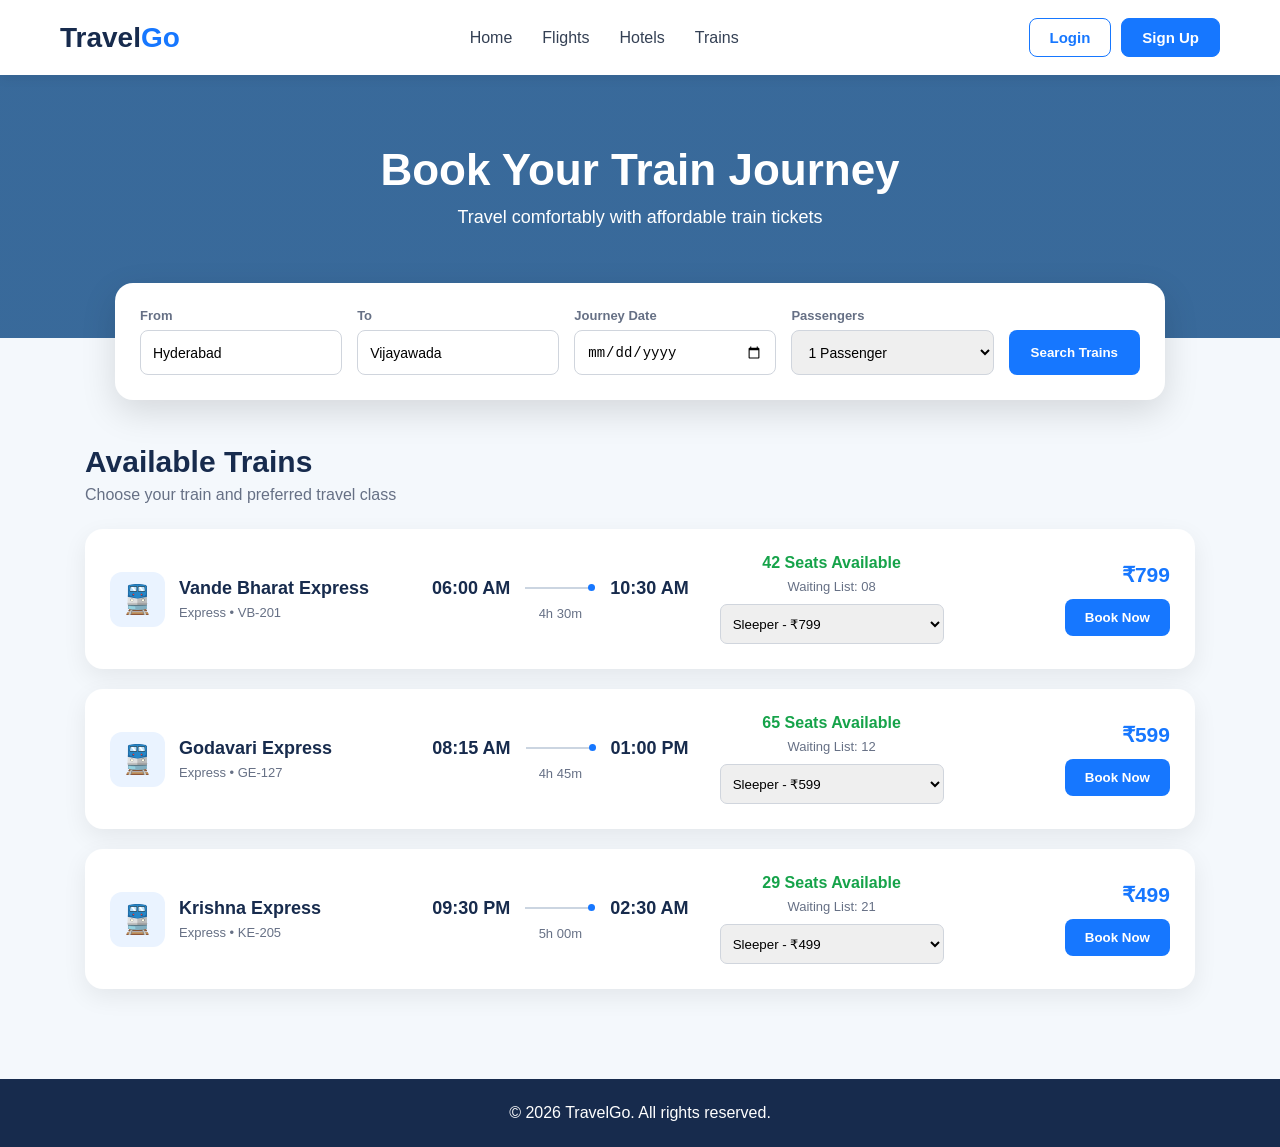
<file: trains.html>
<!DOCTYPE html>
<html lang="en">
<head>

    <meta charset="UTF-8">

    <meta name="viewport"
          content="width=device-width, initial-scale=1.0">

    <title>TravelGo - Train Booking</title>


    <style>

        * {
            margin: 0;
            padding: 0;
            box-sizing: border-box;
        }


        body {

            font-family:
                Arial,
                Helvetica,
                sans-serif;

            background: #f4f8fc;

            color: #172b4d;
        }


        /* NAVBAR */

        .navbar {

            height: 75px;

            background: white;

            display: flex;

            align-items: center;

            justify-content: space-between;

            padding: 0 60px;

            box-shadow:
                0 2px 12px
                rgba(0,0,0,0.08);

            position: sticky;

            top: 0;

            z-index: 100;
        }


        .logo {

            font-size: 28px;

            font-weight: 700;
        }


        .logo span {

            color: #1677ff;
        }


        .nav-links {

            display: flex;

            gap: 30px;
        }


        .nav-links a {

            text-decoration: none;

            color: #344054;

            font-size: 16px;

            font-weight: 500;
        }


        .nav-links a:hover {

            color: #1677ff;
        }


        .nav-buttons {

            display: flex;

            gap: 10px;
        }


        .login-btn,
        .signup-btn {

            padding: 10px 20px;

            border-radius: 8px;

            cursor: pointer;

            font-size: 15px;

            font-weight: 600;
        }


        .login-btn {

            background: white;

            border: 1px solid #1677ff;

            color: #1677ff;
        }


        .signup-btn {

            background: #1677ff;

            border: 1px solid #1677ff;

            color: white;
        }


        /* HERO */

        .train-hero {

            background:

                linear-gradient(
                    rgba(10,70,130,0.8),
                    rgba(10,70,130,0.8)
                ),

                url("https://images.unsplash.com/photo-1474487548417-781cb71495f3?auto=format&fit=crop&w=1600&q=80");

            background-size: cover;

            background-position: center;

            color: white;

            text-align: center;

            padding: 70px 20px 110px;
        }


        .train-hero h1 {

            font-size: 44px;

            margin-bottom: 12px;
        }


        .train-hero p {

            font-size: 18px;
        }


        /* SEARCH */

        .train-search {

            max-width: 1050px;

            margin: -55px auto 45px;

            background: white;

            border-radius: 18px;

            padding: 25px;

            box-shadow:
                0 12px 35px
                rgba(0,0,0,0.13);

            position: relative;
        }


        .search-grid {

            display: grid;

            grid-template-columns:
                1fr
                1fr
                1fr
                1fr
                auto;

            gap: 15px;

            align-items: end;
        }


        .field {

            display: flex;

            flex-direction: column;

            gap: 7px;
        }


        .field label {

            color: #667085;

            font-size: 13px;

            font-weight: 600;
        }


        .field input,
        .field select {

            height: 45px;

            border: 1px solid #d0d5dd;

            border-radius: 8px;

            padding: 0 12px;

            font-size: 14px;

            outline: none;
        }


        .field input:focus,
        .field select:focus {

            border-color: #1677ff;

            box-shadow:
                0 0 0 3px
                rgba(22,119,255,0.1);
        }


        .search-btn {

            height: 45px;

            padding: 0 22px;

            border: none;

            border-radius: 8px;

            background: #1677ff;

            color: white;

            font-weight: 600;

            cursor: pointer;
        }


        .search-btn:hover {

            background: #0b5ed7;
        }


        /* CONTENT */

        .train-section {

            max-width: 1150px;

            margin: auto;

            padding: 0 20px 70px;
        }


        .section-heading {

            margin-bottom: 25px;
        }


        .section-heading h2 {

            font-size: 30px;

            margin-bottom: 7px;
        }


        .section-heading p {

            color: #667085;
        }


        /* TRAIN CARD */

        .train-card {

            background: white;

            border-radius: 18px;

            margin-bottom: 20px;

            padding: 25px;

            display: grid;

            grid-template-columns:
                1.3fr
                1.2fr
                1fr
                0.9fr;

            align-items: center;

            gap: 25px;

            box-shadow:
                0 8px 25px
                rgba(0,0,0,0.07);

            transition: 0.3s;
        }


        .train-card:hover {

            transform: translateY(-4px);

            box-shadow:
                0 15px 35px
                rgba(0,0,0,0.12);
        }


        .train-name {

            display: flex;

            align-items: center;

            gap: 14px;
        }


        .train-icon {

            width: 55px;

            height: 55px;

            border-radius: 12px;

            background: #eaf3ff;

            display: flex;

            align-items: center;

            justify-content: center;

            font-size: 28px;
        }


        .train-name h3 {

            font-size: 18px;

            margin-bottom: 6px;
        }


        .train-name p {

            color: #667085;

            font-size: 13px;
        }


        .journey {

            text-align: center;
        }


        .journey-time {

            display: flex;

            justify-content: center;

            align-items: center;

            gap: 15px;
        }


        .journey-time strong {

            font-size: 18px;
        }


        .journey-line {

            width: 70px;

            height: 2px;

            background: #cbd5e1;

            position: relative;
        }


        .journey-line::after {

            content: "";

            width: 7px;

            height: 7px;

            border-radius: 50%;

            background: #1677ff;

            position: absolute;

            right: 0;

            top: -3px;
        }


        .journey p {

            color: #667085;

            font-size: 13px;

            margin-top: 7px;
        }


        .availability {

            text-align: center;
        }


        .availability strong {

            display: block;

            color: #16a34a;

            font-size: 16px;

            margin-bottom: 7px;
        }


        .availability span {

            display: block;

            color: #667085;

            font-size: 13px;
        }


        .class-box {

            margin-top: 10px;
        }


        .class-select {

            width: 100%;

            height: 40px;

            border: 1px solid #d0d5dd;

            border-radius: 7px;

            padding: 0 8px;
        }


        .price-box {

            text-align: right;
        }


        .train-price {

            color: #1677ff;

            font-size: 21px;

            font-weight: 700;

            margin-bottom: 12px;
        }


        .book-btn {

            border: none;

            background: #1677ff;

            color: white;

            padding: 11px 20px;

            border-radius: 8px;

            cursor: pointer;

            font-weight: 600;
        }


        .book-btn:hover {

            background: #0b5ed7;
        }


        /* FOOTER */

        footer {

            background: #172b4d;

            color: white;

            text-align: center;

            padding: 25px;
        }


        /* RESPONSIVE */

        @media(max-width: 950px) {

            .search-grid {

                grid-template-columns:
                    repeat(2, 1fr);
            }


            .train-card {

                grid-template-columns:
                    1fr 1fr;
            }


            .price-box {

                text-align: center;
            }
        }


        @media(max-width: 650px) {

            .navbar {

                height: auto;

                padding: 18px 20px;

                flex-wrap: wrap;

                gap: 15px;
            }


            .nav-links {

                order: 3;

                width: 100%;

                justify-content: center;

                gap: 15px;
            }


            .nav-buttons {

                display: none;
            }


            .train-hero h1 {

                font-size: 34px;
            }


            .train-search {

                margin: -40px 15px 35px;
            }


            .search-grid {

                grid-template-columns: 1fr;
            }


            .train-card {

                grid-template-columns: 1fr;

                text-align: center;
            }


            .train-name {

                justify-content: center;
            }


            .journey-time {

                justify-content: center;
            }


            .availability {

                text-align: center;
            }


            .price-box {

                text-align: center;
            }
        }

    </style>

</head>


<body>


<!-- NAVBAR -->

<header class="navbar">

    <div class="logo">
        Travel<span>Go</span>
    </div>


    <nav class="nav-links">

        <a href="index.html">
            Home
        </a>

        <a href="results.html">
            Flights
        </a>

        <a href="hotels.html">
            Hotels
        </a>

        <a href="trains.html">
            Trains
        </a>

    </nav>


    <div class="nav-buttons">

        <button
            class="login-btn"
            onclick="window.location.href='login.html'"
        >
            Login
        </button>

        <button
            class="signup-btn"
            onclick="window.location.href='signup.html'"
        >
            Sign Up
        </button>

    </div>

</header>


<!-- HERO -->

<section class="train-hero">

    <h1>
        Book Your Train Journey
    </h1>

    <p>
        Travel comfortably with affordable train tickets
    </p>

</section>


<!-- SEARCH -->

<section class="train-search">

    <div class="search-grid">


        <div class="field">

            <label>
                From
            </label>

            <input
                type="text"
                id="trainFrom"
                value="Hyderabad"
                placeholder="Departure city"
            >

        </div>


        <div class="field">

            <label>
                To
            </label>

            <input
                type="text"
                id="trainTo"
                value="Vijayawada"
                placeholder="Destination city"
            >

        </div>


        <div class="field">

            <label>
                Journey Date
            </label>

            <input
                type="date"
                id="trainDate"
            >

        </div>


        <div class="field">

            <label>
                Passengers
            </label>

            <select id="trainPassengers">

                <option value="1">
                    1 Passenger
                </option>

                <option value="2">
                    2 Passengers
                </option>

                <option value="3">
                    3 Passengers
                </option>

                <option value="4">
                    4 Passengers
                </option>

                <option value="5">
                    5 Passengers
                </option>

            </select>

        </div>


        <button
            class="search-btn"
            onclick="searchTrains()"
        >
            Search Trains
        </button>

    </div>

</section>


<!-- TRAINS -->

<section class="train-section">


    <div class="section-heading">

        <h2>
            Available Trains
        </h2>

        <p>
            Choose your train and preferred travel class
        </p>

    </div>


    <!-- TRAIN 1 -->

    <div class="train-card">

        <div class="train-name">

            <div class="train-icon">
                🚆
            </div>

            <div>

                <h3>
                    Vande Bharat Express
                </h3>

                <p>
                    Express • VB-201
                </p>

            </div>

        </div>


        <div class="journey">

            <div class="journey-time">

                <strong>
                    06:00 AM
                </strong>

                <div class="journey-line"></div>

                <strong>
                    10:30 AM
                </strong>

            </div>

            <p>
                4h 30m
            </p>

        </div>


        <div class="availability">

            <strong>
                42 Seats Available
            </strong>

            <span>
                Waiting List: 08
            </span>


            <div class="class-box">

                <select
                    class="class-select"
                    id="train1Class"
                    onchange="updateTrainPrice(
                        'train1Class',
                        'train1Price'
                    )"
                >

                    <option value="Sleeper|₹799">
                        Sleeper - ₹799
                    </option>

                    <option value="1A|₹2,499">
                        1A - ₹2,499
                    </option>

                    <option value="2A|₹1,799">
                        2A - ₹1,799
                    </option>

                    <option value="3A|₹1,299">
                        3A - ₹1,299
                    </option>

                </select>

            </div>

        </div>


        <div class="price-box">

            <div
                class="train-price"
                id="train1Price"
            >
                ₹799
            </div>


            <button
                class="book-btn"
                onclick="bookTrain(
                    'Vande Bharat Express',
                    'train1Class',
                    '42'
                )"
            >
                Book Now
            </button>

        </div>

    </div>


    <!-- TRAIN 2 -->

    <div class="train-card">

        <div class="train-name">

            <div class="train-icon">
                🚆
            </div>

            <div>

                <h3>
                    Godavari Express
                </h3>

                <p>
                    Express • GE-127
                </p>

            </div>

        </div>


        <div class="journey">

            <div class="journey-time">

                <strong>
                    08:15 AM
                </strong>

                <div class="journey-line"></div>

                <strong>
                    01:00 PM
                </strong>

            </div>

            <p>
                4h 45m
            </p>

        </div>


        <div class="availability">

            <strong>
                65 Seats Available
            </strong>

            <span>
                Waiting List: 12
            </span>


            <div class="class-box">

                <select
                    class="class-select"
                    id="train2Class"
                    onchange="updateTrainPrice(
                        'train2Class',
                        'train2Price'
                    )"
                >

                    <option value="Sleeper|₹599">
                        Sleeper - ₹599
                    </option>

                    <option value="1A|₹2,199">
                        1A - ₹2,199
                    </option>

                    <option value="2A|₹1,499">
                        2A - ₹1,499
                    </option>

                    <option value="3A|₹999">
                        3A - ₹999
                    </option>

                </select>

            </div>

        </div>


        <div class="price-box">

            <div
                class="train-price"
                id="train2Price"
            >
                ₹599
            </div>


            <button
                class="book-btn"
                onclick="bookTrain(
                    'Godavari Express',
                    'train2Class',
                    '65'
                )"
            >
                Book Now
            </button>

        </div>

    </div>


    <!-- TRAIN 3 -->

    <div class="train-card">

        <div class="train-name">

            <div class="train-icon">
                🚆
            </div>

            <div>

                <h3>
                    Krishna Express
                </h3>

                <p>
                    Express • KE-205
                </p>

            </div>

        </div>


        <div class="journey">

            <div class="journey-time">

                <strong>
                    09:30 PM
                </strong>

                <div class="journey-line"></div>

                <strong>
                    02:30 AM
                </strong>

            </div>

            <p>
                5h 00m
            </p>

        </div>


        <div class="availability">

            <strong>
                29 Seats Available
            </strong>

            <span>
                Waiting List: 21
            </span>


            <div class="class-box">

                <select
                    class="class-select"
                    id="train3Class"
                    onchange="updateTrainPrice(
                        'train3Class',
                        'train3Price'
                    )"
                >

                    <option value="Sleeper|₹499">
                        Sleeper - ₹499
                    </option>

                    <option value="1A|₹1,999">
                        1A - ₹1,999
                    </option>

                    <option value="2A|₹1,399">
                        2A - ₹1,399
                    </option>

                    <option value="3A|₹899">
                        3A - ₹899
                    </option>

                </select>

            </div>

        </div>


        <div class="price-box">

            <div
                class="train-price"
                id="train3Price"
            >
                ₹499
            </div>


            <button
                class="book-btn"
                onclick="bookTrain(
                    'Krishna Express',
                    'train3Class',
                    '29'
                )"
            >
                Book Now
            </button>

        </div>

    </div>


</section>


<footer>

    © 2026 TravelGo. All rights reserved.

</footer>


<script>


    /* UPDATE PRICE */

    function updateTrainPrice(
        selectId,
        priceId
    ) {

        const select =
            document.getElementById(selectId);

        const price =
            document.getElementById(priceId);

        const selected =
            select.value.split("|");

        price.textContent =
            selected[1];
    }


    /* SEARCH TRAINS */

    function searchTrains() {

        const from =
            document.getElementById(
                "trainFrom"
            ).value.trim();

        const to =
            document.getElementById(
                "trainTo"
            ).value.trim();

        const date =
            document.getElementById(
                "trainDate"
            ).value;

        const passengers =
            document.getElementById(
                "trainPassengers"
            ).value;


        if (from === "" || to === "") {

            alert(
                "Please enter From and To."
            );

            return;
        }


        if (date === "") {

            alert(
                "Please select journey date."
            );

            return;
        }


        localStorage.setItem(
            "trainFrom",
            from
        );

        localStorage.setItem(
            "trainTo",
            to
        );

        localStorage.setItem(
            "trainDate",
            date
        );

        localStorage.setItem(
            "trainPassengers",
            passengers
        );


        alert(
            "Trains found for " +
            from +
            " → " +
            to
        );

    }


    /* BOOK TRAIN */

    function bookTrain(
        train,
        classId,
        availability
    ) {

        const select =
            document.getElementById(classId);

        const selected =
            select.value.split("|");


        const trainClass =
            selected[0];

        const trainPrice =
            selected[1];


        const from =
            document.getElementById(
                "trainFrom"
            ).value || "Hyderabad";


        const to =
            document.getElementById(
                "trainTo"
            ).value || "Vijayawada";


        const date =
            document.getElementById(
                "trainDate"
            ).value || "-";


        const passengers =
            document.getElementById(
                "trainPassengers"
            ).value || "1";


        /* BOOKING TYPE */

        localStorage.setItem(
            "bookingType",
            "train"
        );


        /* TRAIN DATA */

        localStorage.setItem(
            "selectedTrain",
            train
        );

        localStorage.setItem(
            "selectedTrainClass",
            trainClass
        );

        localStorage.setItem(
            "selectedTrainPrice",
            trainPrice
        );

        localStorage.setItem(
            "trainAvailability",
            availability
        );

        localStorage.setItem(
            "trainFrom",
            from
        );

        localStorage.setItem(
            "trainTo",
            to
        );

        localStorage.setItem(
            "trainDate",
            date
        );

        localStorage.setItem(
            "trainPassengers",
            passengers
        );


        /* CLEAR FLIGHT DATA */

        localStorage.removeItem(
            "selectedAirline"
        );

        localStorage.removeItem(
            "selectedPrice"
        );


        /* CLEAR HOTEL DATA */

        localStorage.removeItem(
            "selectedHotel"
        );

        localStorage.removeItem(
            "selectedRoomType"
        );

        localStorage.removeItem(
            "selectedHotelPrice"
        );

        localStorage.removeItem(
            "hotelDestination"
        );

        localStorage.removeItem(
            "hotelCheckIn"
        );

        localStorage.removeItem(
            "hotelCheckOut"
        );

        localStorage.removeItem(
            "hotelGuests"
        );


        /* CLEAR OLD BOOKING */

        localStorage.removeItem(
            "bookingId"
        );

        localStorage.removeItem(
            "bookingStatus"
        );


        window.location.href =
            "payment.html";
    }

</script>


</body>
</html>
</file>
